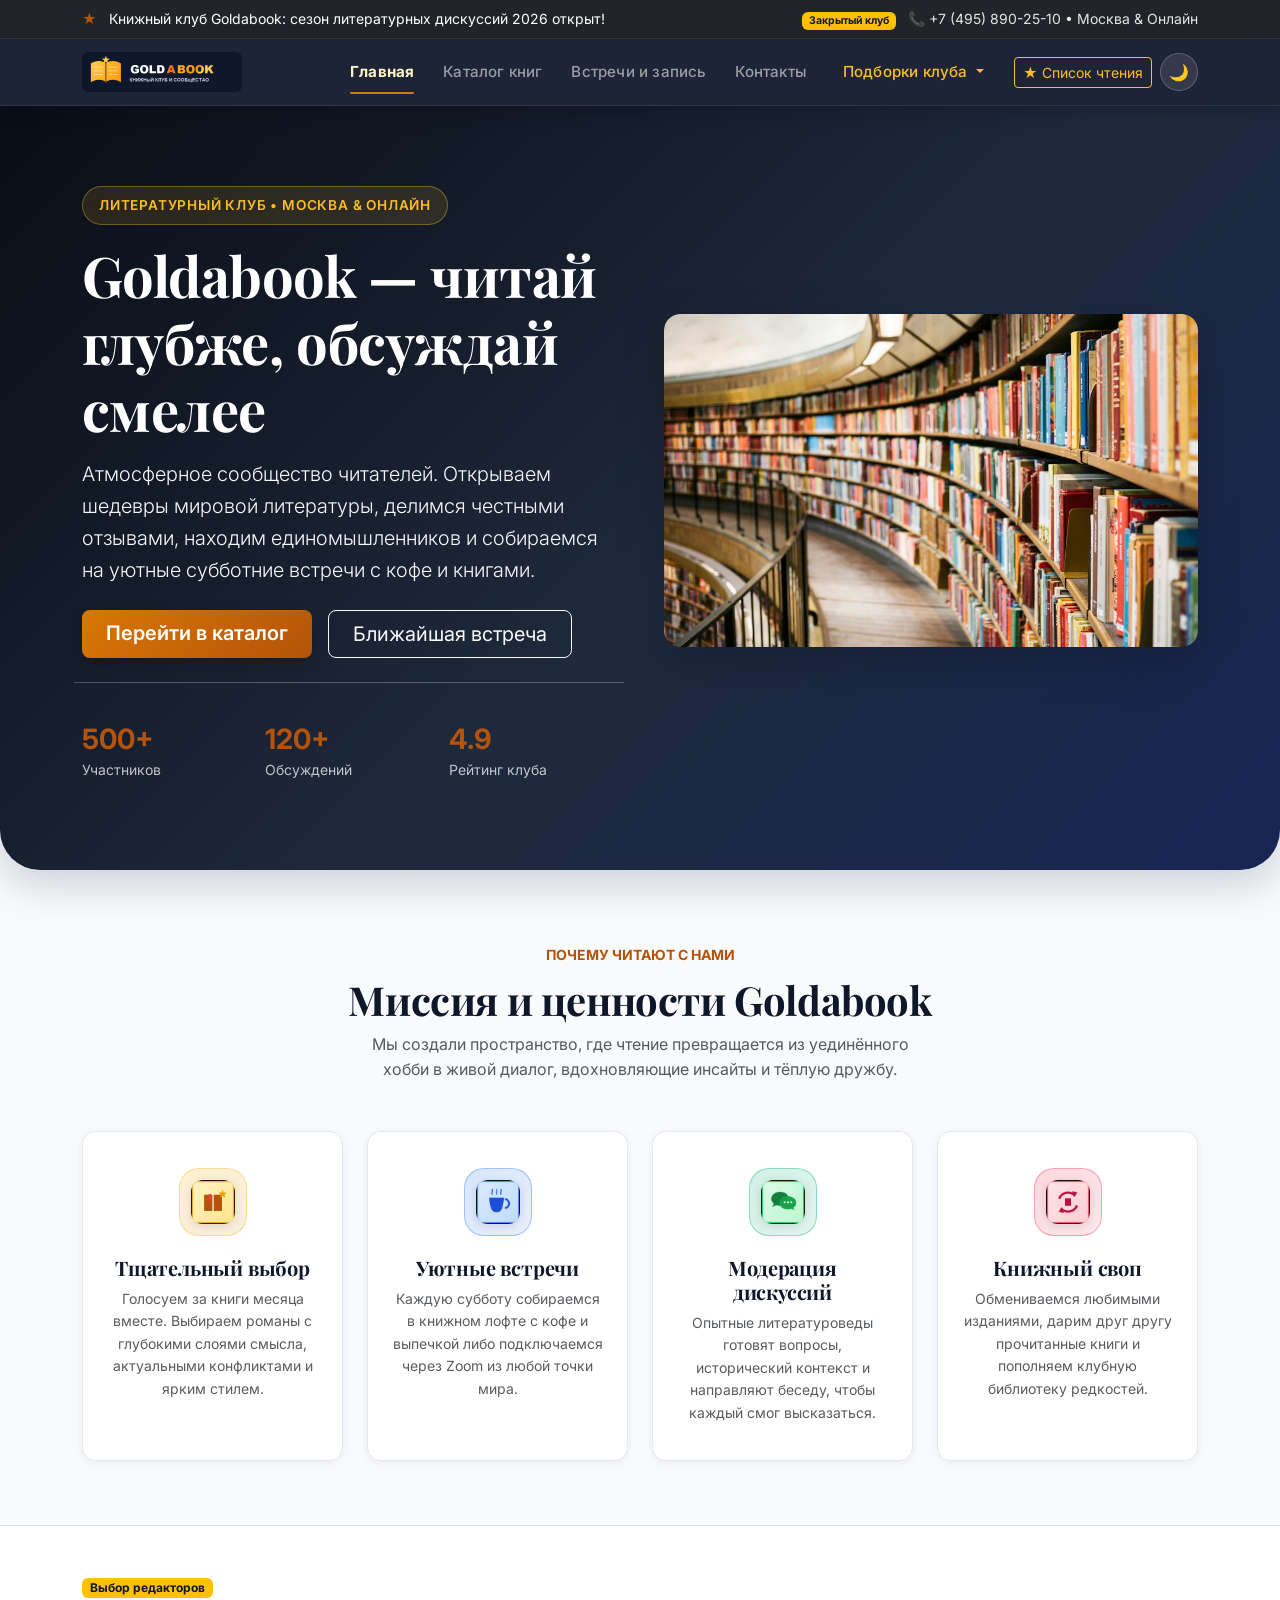
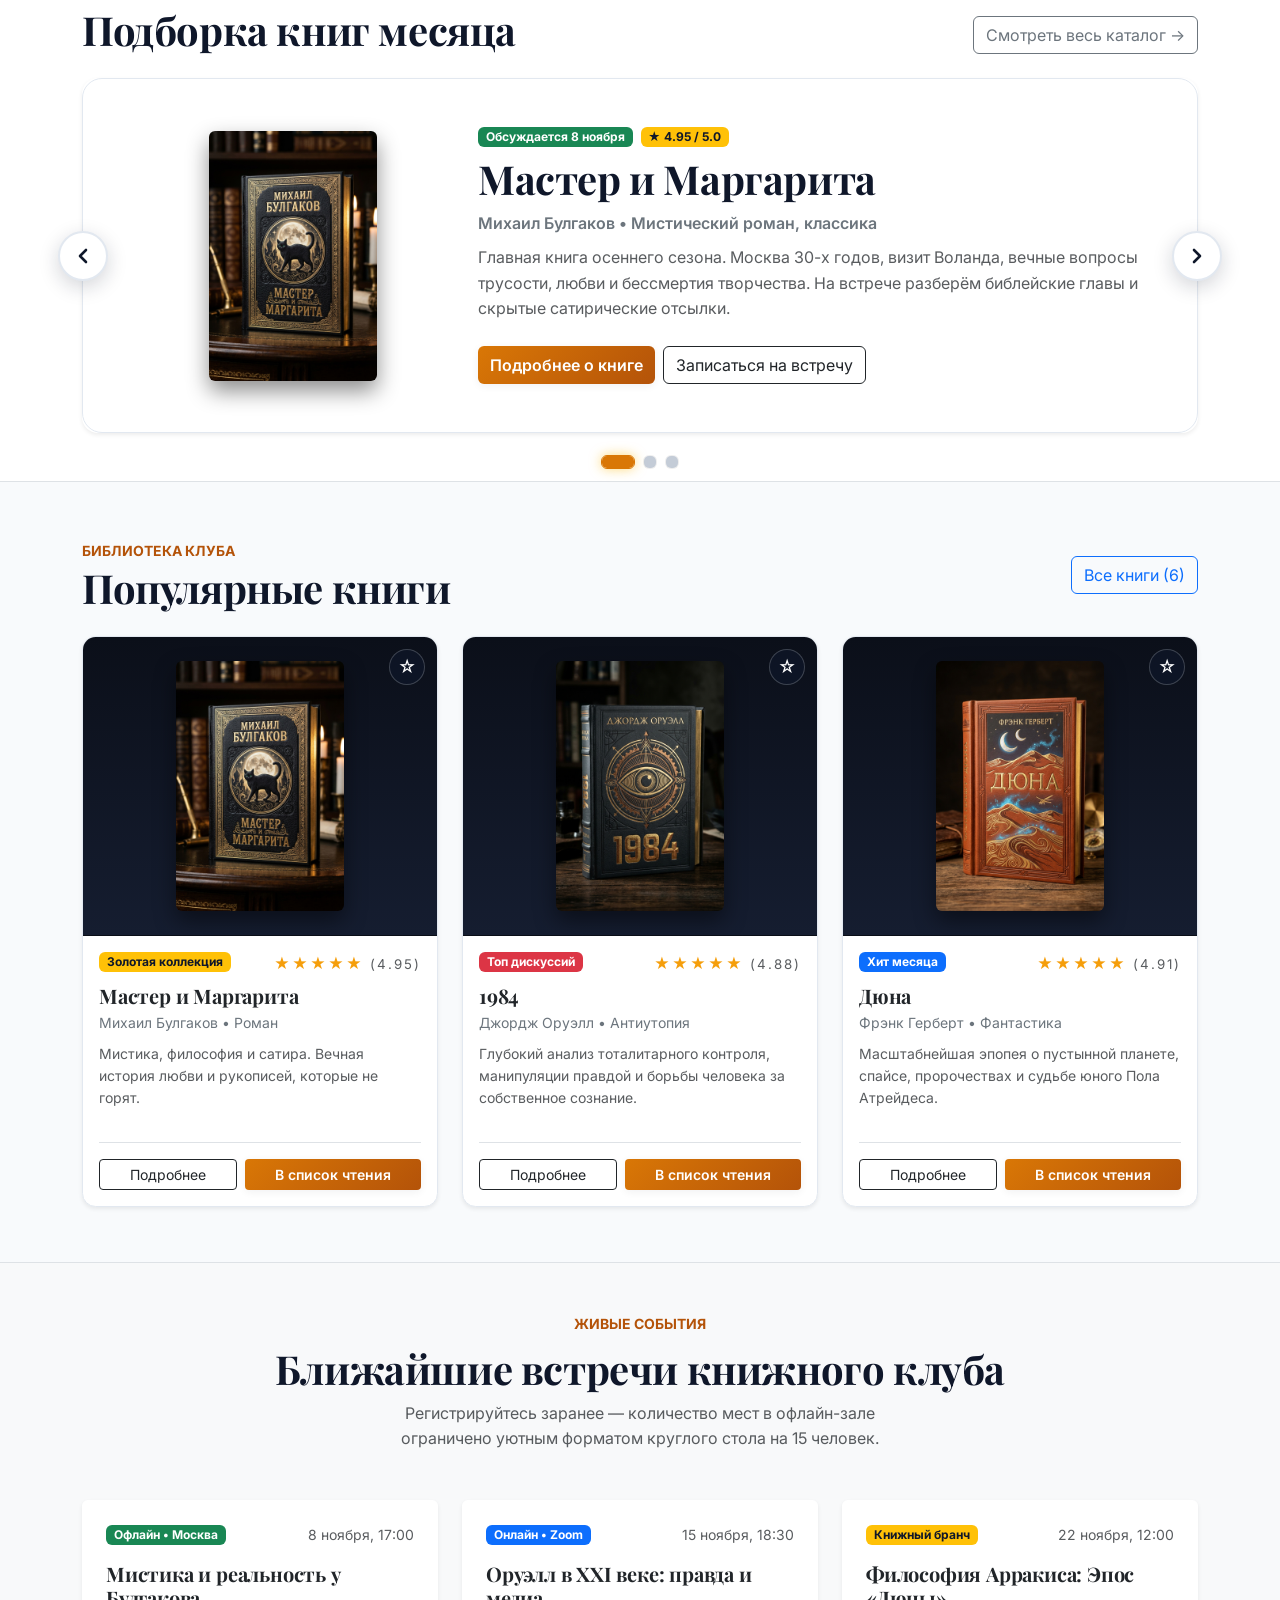
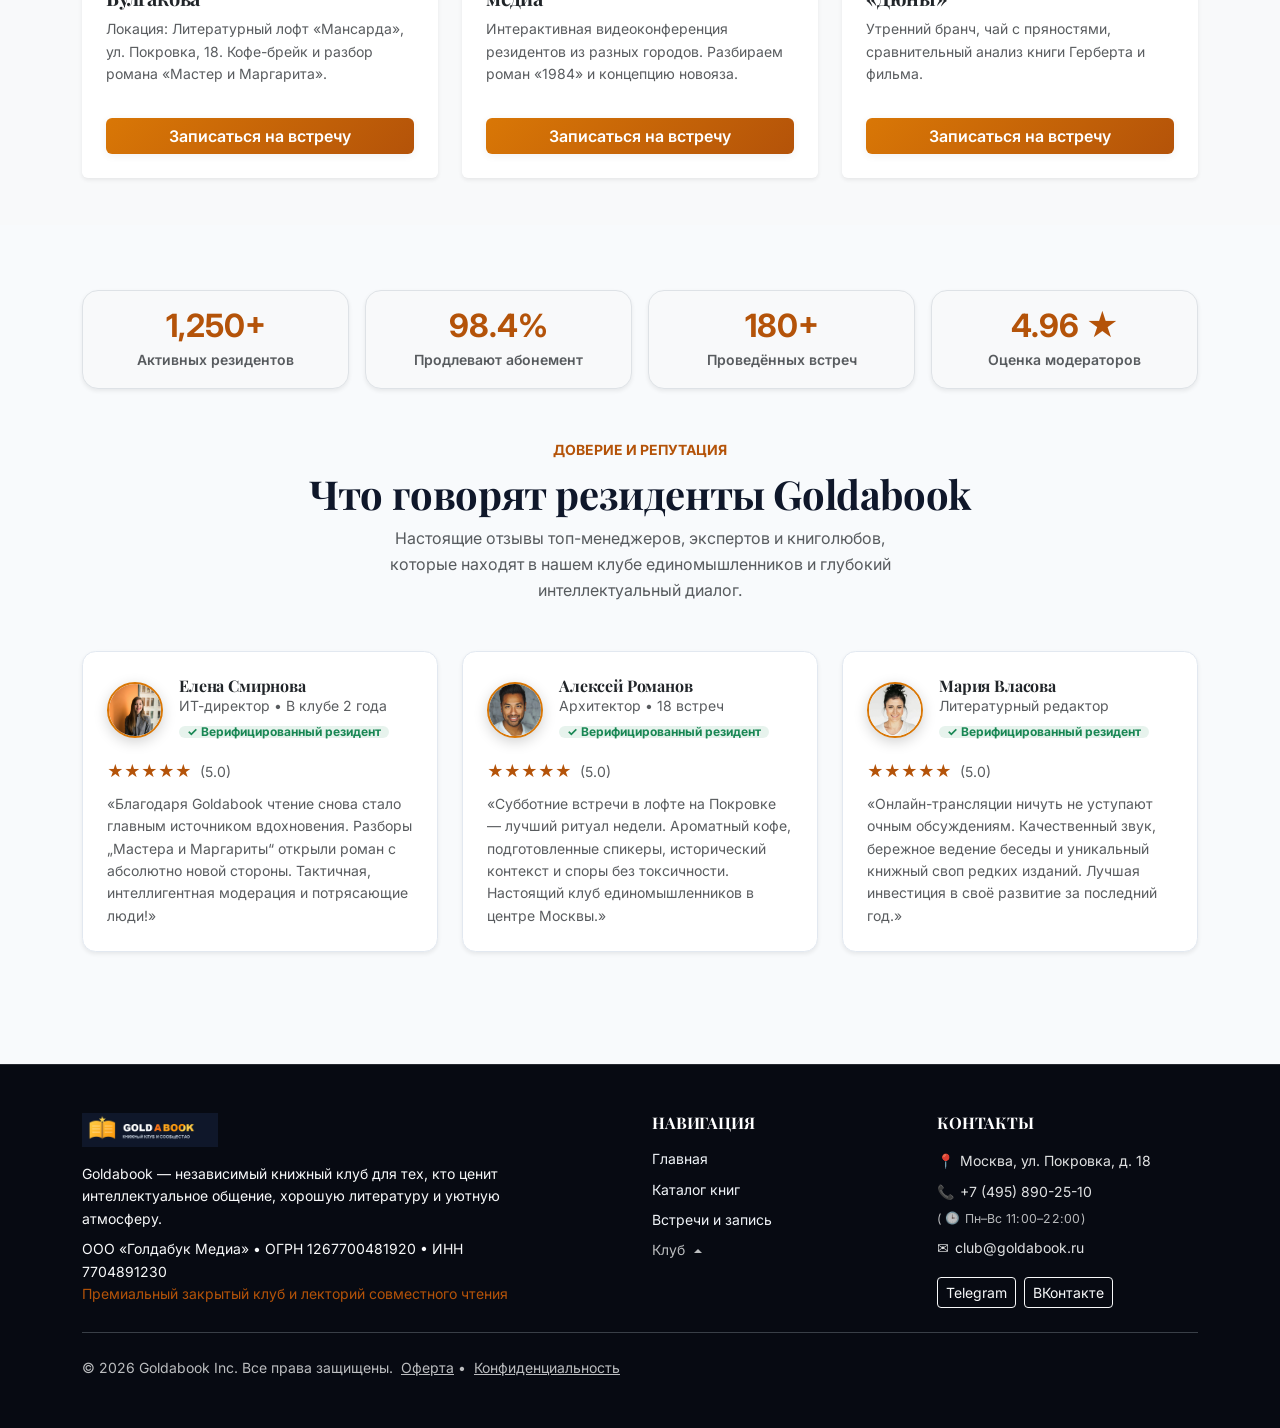
<file: index.html>
﻿<!DOCTYPE html>
<html lang="ru">
<head>
  <meta charset="UTF-8">
  <meta name="viewport" content="width=device-width, initial-scale=1.0">
  <meta name="color-scheme" content="light dark">
  <!-- Предотвращение белой вспышки (Anti-FOUC): мгновенная установка темы ДО рендеринга стилей -->
  <script>
    (function() {
      try {
        var t = localStorage.getItem('goldabook-theme') || 
          (window.matchMedia('(prefers-color-scheme: dark)').matches ? 'dark' : 'light');
        document.documentElement.setAttribute('data-bs-theme', t);
      } catch(e) {}
    })();
  </script>
  <meta name="description" content="Goldabook — адаптивный сайт книжного клуба с подборками, рецензиями читателей и записью на регулярные встречи.">
  <meta name="author" content="Goldabook Inc.">
  <title>Goldabook — Главная | Книжный клуб и читательское сообщество</title>

  <!-- Локальное подключение Bootstrap (выполнение повышенного требования без CDN) -->
  <link rel="stylesheet" href="vendor/bootstrap/css/bootstrap.min.css">
  
  <!-- Собственные стили (подключаются строго после Bootstrap) -->
  <link rel="stylesheet" href="css/custom.css">
</head>
<body>
  <!-- Полоса прогресса прокрутки -->
  <div id="scroll-progress-bar" class="scroll-progress-bar" aria-hidden="true"></div>
  <!-- Доступность: ссылка для быстрого перехода к контенту -->
  <a href="#main-content" class="skip-link">Перейти к основному содержимому</a>

  <!-- Верхняя информационная полоса (Хедер) -->
  <header class="bg-dark text-white py-2 border-bottom border-secondary border-opacity-25 small">
    <div class="container">
      <div class="row align-items-center g-2">
        <div class="col-12 col-md-7 text-center text-md-start">
          <span class="text-warning me-2">★</span>
          <span>Книжный клуб Goldabook: сезон литературных дискуссий 2026 открыт!</span>
        </div>
        <div class="col-12 col-md-5 text-center text-md-end">
          <span class="badge bg-warning text-dark me-2">Закрытый клуб</span>
          <a href="contacts.html" class="topbar-contact-link" title="Перейти на страницу контактов">📞 +7 (495) 890-25-10 • Москва &amp; Онлайн</a>
        </div>
      </div>
    </div>
  </header>

  <!-- Навигационная панель (Navbar) -->
  <nav class="navbar navbar-expand-lg navbar-dark bg-dark sticky-top" aria-label="Основная навигация">
    <div class="container">
      <a class="navbar-brand d-flex align-items-center gap-2" href="index.html">
        <img src="images/logo.jpg" alt="Логотип книжного клуба Goldabook" height="38">
      </a>
      
      <button 
        class="navbar-toggler" 
        type="button" 
        data-bs-toggle="collapse" 
        data-bs-target="#mainNavbar" 
        aria-controls="mainNavbar" 
        aria-expanded="false" 
        aria-label="Переключить навигацию"
      >
        <span class="navbar-toggler-icon"></span>
      </button>

      <div class="collapse navbar-collapse" id="mainNavbar">
        <ul class="navbar-nav ms-auto mb-2 mb-lg-0 align-items-lg-center">
          <li class="nav-item">
            <a class="nav-link active" aria-current="page" href="index.html">Главная</a>
          </li>
          <li class="nav-item">
            <a class="nav-link" href="catalog.html">Каталог книг</a>
          </li>
          
          <li class="nav-item">
            <a class="nav-link" href="order.html">Встречи и запись</a>
          </li>
          <li class="nav-item">
            <a class="nav-link" href="contacts.html">Контакты</a>
          </li>
          <li class="nav-item dropdown ms-lg-2">
            <a 
              class="nav-link dropdown-toggle btn btn-sm btn-outline-warning px-3 py-1 mt-2 mt-lg-0" 
              href="#" 
              id="navbarDropdown" 
              role="button" 
              data-bs-toggle="dropdown" 
              aria-expanded="false"
            >
              Подборки клуба
            </a>
            <ul class="dropdown-menu dropdown-menu-end shadow" aria-labelledby="navbarDropdown">
              <li><a class="dropdown-item" href="catalog.html?genre=classic">Золотая классика</a></li>
              <li><a class="dropdown-item" href="catalog.html?genre=scifi">Научная фантастика</a></li>
              <li><a class="dropdown-item" href="catalog.html?genre=dystopia">Антиутопии</a></li>
              <li><hr class="dropdown-divider"></li>
              <li><a class="dropdown-item" href="order.html">Расписание встреч</a></li>
              <li><a class="dropdown-item" href="#" data-bs-toggle="modal" data-bs-target="#quickOrderModal">Быстрая запись в клуб</a></li>
            </ul>
          </li>
          <li class="nav-item ms-lg-3 mt-2 mt-lg-0 d-flex align-items-center gap-2">
            <button class="btn btn-sm btn-outline-warning bookmarks-btn position-relative px-2 py-1" type="button" aria-label="Список чтения" title="Ваш список чтения">
              ★ <span class="d-none d-xl-inline">Список чтения</span>
              <span class="bookmarks-badge" style="display: none;">0</span>
            </button>
            <button class="theme-toggle-btn" type="button" aria-label="Переключить тему оформления" title="Светлая/Тёмная тема">
              🌙
            </button>
          </li>
        </ul>
      </div>
    </div>
  </nav>

  <!-- Основной контент страницы -->
  <main id="main-content">
    
    <!-- Hero-блок на 12-колоночной Bootstrap-сетке -->
    <section class="hero-section text-white">
      <div class="container">
        <div class="row align-items-center g-5">
          <div class="col-12 col-lg-6 text-center text-lg-start">
            <div class="mb-3">
              <span class="hero-badge">Литературный клуб • Москва &amp; Онлайн</span>
            </div>
            <h1 class="display-4 fw-bold mb-3">
              Goldabook — читай глубже, обсуждай смелее
            </h1>
            <p class="lead text-light opacity-90 mb-4">
              Атмосферное сообщество читателей. Открываем шедевры мировой литературы, 
              делимся честными отзывами, находим единомышленников и собираемся на уютные субботние встречи с кофе и книгами.
            </p>
            <div class="d-flex flex-column flex-sm-row gap-3 justify-content-center justify-content-lg-start hero-buttons">
              <a href="catalog.html" class="btn btn-gold btn-lg px-4 shadow">
                Перейти в каталог
              </a>
              <a href="order.html" class="btn btn-outline-light btn-lg px-4">
                Ближайшая встреча
              </a>
            </div>
            <!-- Быстрые метрики -->
            <div class="row pt-4 mt-4 border-top border-light border-opacity-25 text-center text-sm-start g-3">
              <div class="col-4">
                <div class="h3 fw-bold text-warning mb-0">500+</div>
                <small class="text-light opacity-75">Участников</small>
              </div>
              <div class="col-4">
                <div class="h3 fw-bold text-warning mb-0">120+</div>
                <small class="text-light opacity-75">Обсуждений</small>
              </div>
              <div class="col-4">
                <div class="h3 fw-bold text-warning mb-0">4.9</div>
                <small class="text-light opacity-75">Рейтинг клуба</small>
              </div>
            </div>
          </div>
          <div class="col-12 col-lg-6 text-center">
            <div class="position-relative d-inline-block shadow-lg rounded-4 overflow-hidden">
              <img 
                src="images/club-atmosphere.jpg" style="object-fit: cover; aspect-ratio: 16/10;" 
                alt="Атмосфера встреч книжного клуба Goldabook" 
                class="img-fluid rounded-4"
                width="560" 
                height="390"
              >
            </div>
          </div>
        </div>
      </div>
    </section>

    <!-- Миссия и преимущества клуба (блок колонок) -->
    <section class="container my-5 py-3" aria-labelledby="mission-heading">
      <div class="text-center mb-5">
        <span class="text-uppercase fw-bold text-warning small tracking-wide">Почему читают с нами</span>
        <h2 id="mission-heading" class="h1 fw-bold mt-2">Миссия и ценности Goldabook</h2>
        <p class="text-muted col-lg-6 mx-auto">
          Мы создали пространство, где чтение превращается из уединённого хобби в живой диалог, вдохновляющие инсайты и тёплую дружбу.
        </p>
      </div>

            <div class="row g-4">
        <div class="col-12 col-md-6 col-lg-3">
          <div class="feature-box text-center">
            <div class="feature-icon-circle icon-circle-gold mx-auto">
              <img src="images/icon-selection.jpg" alt="Иконка: Тщательный выбор" width="38" height="38" class="feature-icon-img" loading="lazy">
            </div>
            <h3 class="h5 fw-bold">Тщательный выбор</h3>
            <p class="text-muted small mb-0">
              Голосуем за книги месяца вместе. Выбираем романы с глубокими слоями смысла, актуальными конфликтами и ярким стилем.
            </p>
          </div>
        </div>

        <div class="col-12 col-md-6 col-lg-3">
          <div class="feature-box text-center">
            <div class="feature-icon-circle icon-circle-blue mx-auto">
              <img src="images/icon-coffee.jpg" alt="Иконка: Уютные встречи" width="38" height="38" class="feature-icon-img" loading="lazy">
            </div>
            <h3 class="h5 fw-bold">Уютные встречи</h3>
            <p class="text-muted small mb-0">
              Каждую субботу собираемся в книжном лофте с кофе и выпечкой либо подключаемся через Zoom из любой точки мира.
            </p>
          </div>
        </div>

        <div class="col-12 col-md-6 col-lg-3">
          <div class="feature-box text-center">
            <div class="feature-icon-circle icon-circle-green mx-auto">
              <img src="images/icon-discussion.jpg" alt="Иконка: Модерация дискуссий" width="38" height="38" class="feature-icon-img" loading="lazy">
            </div>
            <h3 class="h5 fw-bold">Модерация дискуссий</h3>
            <p class="text-muted small mb-0">
              Опытные литературоведы готовят вопросы, исторический контекст и направляют беседу, чтобы каждый смог высказаться.
            </p>
          </div>
        </div>

        <div class="col-12 col-md-6 col-lg-3">
          <div class="feature-box text-center">
            <div class="feature-icon-circle icon-circle-rose mx-auto">
              <img src="images/icon-swap.jpg" alt="Иконка: Книжный своп" width="38" height="38" class="feature-icon-img" loading="lazy">
            </div>
            <h3 class="h5 fw-bold">Книжный своп</h3>
            <p class="text-muted small mb-0">
              Обмениваемся любимыми изданиями, дарим друг другу прочитанные книги и пополняем клубную библиотеку редкостей.
            </p>
          </div>
        </div>
      </div>

    </section>

    <!-- Подборка месяца (Интерактивная Bootstrap Карусель) -->
    <section id="monthly-books" class="bg-white py-5 border-top border-bottom" aria-labelledby="carousel-heading">
      <div class="container">
        <div class="d-flex flex-column flex-md-row justify-content-between align-items-md-end mb-4">
          <div>
            <span class="badge bg-warning text-dark mb-2">Выбор редакторов</span>
            <h2 id="carousel-heading" class="h1 fw-bold mb-0">Подборка книг месяца</h2>
          </div>
          <a href="catalog.html" class="btn btn-outline-secondary mt-3 mt-md-0">
            Смотреть весь каталог &rarr;
          </a>
        </div>

        <!-- Bootstrap Carousel -->
        <div id="monthlyBooksCarousel" class="carousel slide" data-bs-ride="carousel">
          <div class="carousel-indicators">
            <button type="button" data-bs-target="#monthlyBooksCarousel" data-bs-slide-to="0" class="active" aria-current="true" aria-label="Слайд 1: Мастер и Маргарита"></button>
            <button type="button" data-bs-target="#monthlyBooksCarousel" data-bs-slide-to="1" aria-label="Слайд 2: 1984"></button>
            <button type="button" data-bs-target="#monthlyBooksCarousel" data-bs-slide-to="2" aria-label="Слайд 3: Дюна"></button>
          </div>

          <div class="carousel-inner shadow-sm rounded-4">
            <!-- Слайд 1 -->
            <div class="carousel-item active carousel-book-item">
              <div class="row align-items-center g-4 p-lg-4">
                <div class="col-12 col-md-4 text-center">
                  <img src="images/book-master.jpg" alt="Обложка книги Мастер и Маргарита" class="book-cover-img img-fluid">
                </div>
                <div class="col-12 col-md-8">
                  <div class="d-flex gap-2 mb-2">
                    <span class="badge bg-success">Обсуждается 8 ноября</span>
                    <span class="badge bg-warning text-dark">★ 4.95 / 5.0</span>
                  </div>
                  <h3 class="display-6 fw-bold">Мастер и Маргарита</h3>
                  <p class="text-secondary fw-semibold mb-2">Михаил Булгаков • Мистический роман, классика</p>
                  <p class="text-muted">
                    Главная книга осеннего сезона. Москва 30-х годов, визит Воланда, вечные вопросы трусости, 
                    любви и бессмертия творчества. На встрече разберём библейские главы и скрытые сатирические отсылки.
                  </p>
                  <div class="d-flex flex-wrap gap-2 mt-4">
                    <button type="button" class="btn btn-gold btn-open-book-modal" data-bs-toggle="modal" data-bs-target="#bookDetailsModal" data-book-id="master">Подробнее о книге</button>
                    <a href="order.html" class="btn btn-outline-dark">Записаться на встречу</a>
                  </div>
                </div>
              </div>
            </div>

            <!-- Слайд 2 -->
            <div class="carousel-item carousel-book-item">
              <div class="row align-items-center g-4 p-lg-4">
                <div class="col-12 col-md-4 text-center">
                  <img src="images/book-1984.jpg" alt="Обложка книги 1984" class="book-cover-img img-fluid">
                </div>
                <div class="col-12 col-md-8">
                  <div class="d-flex gap-2 mb-2">
                    <span class="badge bg-danger">Обсуждается 15 ноября</span>
                    <span class="badge bg-warning text-dark">★ 4.88 / 5.0</span>
                  </div>
                  <h3 class="display-6 fw-bold">1984</h3>
                  <p class="text-secondary fw-semibold mb-2">Джордж Оруэлл • Антиутопия, социально-политический роман</p>
                  <p class="text-muted">
                    Культовое предупреждение человечеству о контроле мыслей, двоемыслии и цензуре. 
                    На встрече обсудим, как оруэлловские метафоры отзываются в цифровую эпоху XXI века.
                  </p>
                  <div class="d-flex flex-wrap gap-2 mt-4">
                    <button type="button" class="btn btn-gold btn-open-book-modal" data-bs-toggle="modal" data-bs-target="#bookDetailsModal" data-book-id="master">Подробнее о книге</button>
                    <a href="order.html" class="btn btn-outline-dark">Записаться на встречу</a>
                  </div>
                </div>
              </div>
            </div>

            <!-- Слайд 3 -->
            <div class="carousel-item carousel-book-item">
              <div class="row align-items-center g-4 p-lg-4">
                <div class="col-12 col-md-4 text-center">
                  <img src="images/book-dune.jpg" alt="Обложка книги Дюна" class="book-cover-img img-fluid">
                </div>
                <div class="col-12 col-md-8">
                  <div class="d-flex gap-2 mb-2">
                    <span class="badge bg-primary">Обсуждается 22 ноября</span>
                    <span class="badge bg-warning text-dark">★ 4.91 / 5.0</span>
                  </div>
                  <h3 class="display-6 fw-bold">Дюна</h3>
                  <p class="text-secondary fw-semibold mb-2">Фрэнк Герберт • Научная фантастика, эпос</p>
                  <p class="text-muted">
                    Великая космоопера об экологии Арракиса, политических интригах Великих Домов и природе лидерства. 
                    Сравним первоисточник с экранизациями Дени Вильнёва.
                  </p>
                  <div class="d-flex flex-wrap gap-2 mt-4">
                    <button type="button" class="btn btn-gold btn-open-book-modal" data-bs-toggle="modal" data-bs-target="#bookDetailsModal" data-book-id="master">Подробнее о книге</button>
                    <a href="order.html" class="btn btn-outline-dark">Записаться на встречу</a>
                  </div>
                </div>
              </div>
            </div>
          </div>

          <!-- Кнопки управления каруселью -->
          <button class="carousel-control-prev" type="button" data-bs-target="#monthlyBooksCarousel" data-bs-slide="prev" aria-label="Предыдущая книга">
            <svg xmlns="http://www.w3.org/2000/svg" width="24" height="24" viewBox="0 0 24 24" fill="none" stroke="currentColor" stroke-width="2.5" stroke-linecap="round" stroke-linejoin="round" aria-hidden="true">
              <polyline points="15 18 9 12 15 6"></polyline>
            </svg>
            <span class="visually-hidden">Предыдущий</span>
          </button>
          <button class="carousel-control-next" type="button" data-bs-target="#monthlyBooksCarousel" data-bs-slide="next" aria-label="Следующая книга">
            <svg xmlns="http://www.w3.org/2000/svg" width="24" height="24" viewBox="0 0 24 24" fill="none" stroke="currentColor" stroke-width="2.5" stroke-linecap="round" stroke-linejoin="round" aria-hidden="true">
              <polyline points="9 18 15 12 9 6"></polyline>
            </svg>
            <span class="visually-hidden">Следующий</span>
          </button>
        </div>
      </div>
    </section>

    <!-- Сетка популярных книг (компоненты Bootstrap Card) -->
    <section class="container my-5 py-2" aria-labelledby="popular-heading">
      <div class="d-flex justify-content-between align-items-center mb-4">
        <div>
          <span class="text-uppercase fw-bold text-warning small tracking-wide">Библиотека клуба</span>
          <h2 id="popular-heading" class="h1 fw-bold mb-0">Популярные книги</h2>
        </div>
        <a href="catalog.html" class="btn btn-outline-primary">
          Все книги (6)
        </a>
      </div>

      <div class="row g-4">
        <!-- Карточка 1 -->
        <div class="col-12 col-md-6 col-lg-4">
          <article class="card h-100 shadow-sm book-card"><div class="book-cover-wrap"><button class="btn-bookmark" data-book-id="master" data-book-title="Мастер и Маргарита" type="button" aria-label="Добавить в список чтения" title="В список чтения">☆</button><img src="images/book-master.jpg" class="book-cover-img" alt="Обложка: Мастер и Маргарита">
            </div>
            <div class="card-body d-flex flex-column">
              <div class="d-flex justify-content-between align-items-start mb-2">
                <span class="badge bg-warning text-dark">Золотая коллекция</span>
                <span class="rating-stars">★★★★★ <small class="text-muted">(4.95)</small></span>
              </div>
              <h3 class="card-title h5 fw-bold mb-1">Мастер и Маргарита</h3>
              <p class="text-secondary small mb-2">Михаил Булгаков • Роман</p>
              <p class="card-text text-muted small flex-grow-1">
                Мистика, философия и сатира. Вечная история любви и рукописей, которые не горят.
              </p>
              <div class="d-flex gap-2 mt-3 pt-3 border-top">
                <button type="button" class="btn btn-outline-dark btn-sm flex-fill btn-open-book-modal" data-bs-toggle="modal" data-bs-target="#bookDetailsModal">Подробнее</button>
                <button 
                  type="button" 
                  class="btn btn-gold btn-sm flex-fill" 
                  data-bs-toggle="modal" 
                  data-bs-target="#quickOrderModal"
                  data-book="Мастер и Маргарита"
                >
                  В список чтения
                </button>
              </div>
            </div>
          </article>
        </div>

        <!-- Карточка 2 -->
        <div class="col-12 col-md-6 col-lg-4">
          <article class="card h-100 shadow-sm book-card"><div class="book-cover-wrap"><button class="btn-bookmark" data-book-id="1984" data-book-title="1984" type="button" aria-label="Добавить в список чтения" title="В список чтения">☆</button><img src="images/book-1984.jpg" class="book-cover-img" alt="Обложка: 1984">
            </div>
            <div class="card-body d-flex flex-column">
              <div class="d-flex justify-content-between align-items-start mb-2">
                <span class="badge bg-danger">Топ дискуссий</span>
                <span class="rating-stars">★★★★★ <small class="text-muted">(4.88)</small></span>
              </div>
              <h3 class="card-title h5 fw-bold mb-1">1984</h3>
              <p class="text-secondary small mb-2">Джордж Оруэлл • Антиутопия</p>
              <p class="card-text text-muted small flex-grow-1">
                Глубокий анализ тоталитарного контроля, манипуляции правдой и борьбы человека за собственное сознание.
              </p>
              <div class="d-flex gap-2 mt-3 pt-3 border-top">
                <button type="button" class="btn btn-outline-dark btn-sm flex-fill btn-open-book-modal" data-bs-toggle="modal" data-bs-target="#bookDetailsModal">Подробнее</button>
                <button 
                  type="button" 
                  class="btn btn-gold btn-sm flex-fill" 
                  data-bs-toggle="modal" 
                  data-bs-target="#quickOrderModal"
                  data-book="1984"
                >
                  В список чтения
                </button>
              </div>
            </div>
          </article>
        </div>

        <!-- Карточка 3 -->
        <div class="col-12 col-md-6 col-lg-4">
          <article class="card h-100 shadow-sm book-card"><div class="book-cover-wrap"><button class="btn-bookmark" data-book-id="dune" data-book-title="Дюна" type="button" aria-label="Добавить в список чтения" title="В список чтения">☆</button><img src="images/book-dune.jpg" class="book-cover-img" alt="Обложка: Дюна">
            </div>
            <div class="card-body d-flex flex-column">
              <div class="d-flex justify-content-between align-items-start mb-2">
                <span class="badge bg-primary">Хит месяца</span>
                <span class="rating-stars">★★★★★ <small class="text-muted">(4.91)</small></span>
              </div>
              <h3 class="card-title h5 fw-bold mb-1">Дюна</h3>
              <p class="text-secondary small mb-2">Фрэнк Герберт • Фантастика</p>
              <p class="card-text text-muted small flex-grow-1">
                Масштабнейшая эпопея о пустынной планете, спайсе, пророчествах и судьбе юного Пола Атрейдеса.
              </p>
              <div class="d-flex gap-2 mt-3 pt-3 border-top">
                <button type="button" class="btn btn-outline-dark btn-sm flex-fill btn-open-book-modal" data-bs-toggle="modal" data-bs-target="#bookDetailsModal">Подробнее</button>
                <button 
                  type="button" 
                  class="btn btn-gold btn-sm flex-fill" 
                  data-bs-toggle="modal" 
                  data-bs-target="#quickOrderModal"
                  data-book="Дюна"
                >
                  В список чтения
                </button>
              </div>
            </div>
          </article>
        </div>
      </div>
    </section>

    <!-- Ближайшие встречи клуба -->
    <section class="bg-light py-5 border-top" aria-labelledby="meetings-heading">
      <div class="container">
        <div class="text-center mb-5">
          <span class="text-uppercase fw-bold text-warning small tracking-wide">Живые события</span>
          <h2 id="meetings-heading" class="h1 fw-bold mt-2">Ближайшие встречи книжного клуба</h2>
          <p class="text-muted col-lg-6 mx-auto">
            Регистрируйтесь заранее — количество мест в офлайн-зале ограничено уютным форматом круглого стола на 15 человек.
          </p>
        </div>

        <div class="row g-4">
          <div class="col-12 col-lg-4">
            <div class="card h-100 border-0 shadow-sm p-4">
              <div class="d-flex justify-content-between align-items-center mb-3">
                <span class="badge bg-success">Офлайн • Москва</span>
                <span class="text-muted small">8 ноября, 17:00</span>
              </div>
              <h3 class="h5 fw-bold">Мистика и реальность у Булгакова</h3>
              <p class="text-muted small">
                Локация: Литературный лофт «Мансарда», ул. Покровка, 18. Кофе-брейк и разбор романа «Мастер и Маргарита».
              </p>
              <div class="mt-auto pt-3">
                <a href="order.html" class="btn btn-gold w-100">Записаться на встречу</a>
              </div>
            </div>
          </div>

          <div class="col-12 col-lg-4">
            <div class="card h-100 border-0 shadow-sm p-4">
              <div class="d-flex justify-content-between align-items-center mb-3">
                <span class="badge bg-primary">Онлайн • Zoom</span>
                <span class="text-muted small">15 ноября, 18:30</span>
              </div>
              <h3 class="h5 fw-bold">Оруэлл в XXI веке: правда и медиа</h3>
              <p class="text-muted small">
                Интерактивная видеоконференция резидентов из разных городов. Разбираем роман «1984» и концепцию новояза.
              </p>
              <div class="mt-auto pt-3">
                <a href="order.html" class="btn btn-gold w-100">Записаться на встречу</a>
              </div>
            </div>
          </div>

          <div class="col-12 col-lg-4">
            <div class="card h-100 border-0 shadow-sm p-4">
              <div class="d-flex justify-content-between align-items-center mb-3">
                <span class="badge bg-warning text-dark">Книжный бранч</span>
                <span class="text-muted small">22 ноября, 12:00</span>
              </div>
              <h3 class="h5 fw-bold">Философия Арракиса: Эпос «Дюны»</h3>
              <p class="text-muted small">
                Утренний бранч, чай с пряностями, сравнительный анализ книги Герберта и фильма.
              </p>
              <div class="mt-auto pt-3">
                <a href="order.html" class="btn btn-gold w-100">Записаться на встречу</a>
              </div>
            </div>
          </div>
        </div>
      </div>
    </section>

    <!-- Блок доверия и отзывы резидентов клуба (Trust & Social Proof) -->
    <section class="container my-5 py-3" aria-labelledby="reviews-heading">
      
      <!-- Метрики доверия клуба -->
      <div class="row g-3 mb-5 text-center">
        <div class="col-6 col-md-3">
          <div class="p-3 rounded-4 bg-light h-100 border shadow-sm">
            <div class="h2 fw-bold text-warning mb-1">1,250+</div>
            <div class="small fw-semibold text-muted">Активных резидентов</div>
          </div>
        </div>
        <div class="col-6 col-md-3">
          <div class="p-3 rounded-4 bg-light h-100 border shadow-sm">
            <div class="h2 fw-bold text-warning mb-1">98.4%</div>
            <div class="small fw-semibold text-muted">Продлевают абонемент</div>
          </div>
        </div>
        <div class="col-6 col-md-3">
          <div class="p-3 rounded-4 bg-light h-100 border shadow-sm">
            <div class="h2 fw-bold text-warning mb-1">180+</div>
            <div class="small fw-semibold text-muted">Проведённых встреч</div>
          </div>
        </div>
        <div class="col-6 col-md-3">
          <div class="p-3 rounded-4 bg-light h-100 border shadow-sm">
            <div class="h2 fw-bold text-warning mb-1">4.96 ★</div>
            <div class="small fw-semibold text-muted">Оценка модераторов</div>
          </div>
        </div>
      </div>

      <div class="text-center mb-5">
        <span class="text-uppercase fw-bold text-warning small tracking-wide">Доверие и репутация</span>
        <h2 id="reviews-heading" class="h1 fw-bold mt-2">Что говорят резиденты Goldabook</h2>
        <p class="text-muted col-lg-6 mx-auto">
          Настоящие отзывы топ-менеджеров, экспертов и книголюбов, которые находят в нашем клубе единомышленников и глубокий интеллектуальный диалог.
        </p>
      </div>

      <!-- Карточки отзывов с реальными фотографиями -->
      <div class="row g-4">
        <!-- Отзыв 1 -->
        <div class="col-12 col-md-4">
          <div class="card h-100 shadow-sm p-4 review-card">
            <div class="d-flex align-items-center gap-3 mb-3">
              <img src="images/avatar-1.jpg" alt="Фото: Елена Смирнова" class="avatar-img" width="56" height="56">
              <div>
                <h3 class="h6 fw-bold mb-0">Елена Смирнова</h3>
                <small class="text-muted d-block">ИТ-директор • В клубе 2 года</small>
                <span class="badge bg-success bg-opacity-10 text-success small px-2 py-0">✓ Верифицированный резидент</span>
              </div>
            </div>
            <div class="text-warning mb-2 fs-6">★★★★★ <small class="text-muted ms-1">(5.0)</small></div>
            <p class="text-muted small mb-0">
              «Благодаря Goldabook чтение снова стало главным источником вдохновения. Разборы „Мастера и Маргариты“ открыли роман с абсолютно новой стороны. Тактичная, интеллигентная модерация и потрясающие люди!»
            </p>
          </div>
        </div>

        <!-- Отзыв 2 -->
        <div class="col-12 col-md-4">
          <div class="card h-100 shadow-sm p-4 review-card">
            <div class="d-flex align-items-center gap-3 mb-3">
              <img src="images/avatar-2.jpg" alt="Фото: Алексей Романов" class="avatar-img" width="56" height="56">
              <div>
                <h3 class="h6 fw-bold mb-0">Алексей Романов</h3>
                <small class="text-muted d-block">Архитектор • 18 встреч</small>
                <span class="badge bg-success bg-opacity-10 text-success small px-2 py-0">✓ Верифицированный резидент</span>
              </div>
            </div>
            <div class="text-warning mb-2 fs-6">★★★★★ <small class="text-muted ms-1">(5.0)</small></div>
            <p class="text-muted small mb-0">
              «Субботние встречи в лофте на Покровке — лучший ритуал недели. Ароматный кофе, подготовленные спикеры, исторический контекст и споры без токсичности. Настоящий клуб единомышленников в центре Москвы.»
            </p>
          </div>
        </div>

        <!-- Отзыв 3 -->
        <div class="col-12 col-md-4">
          <div class="card h-100 shadow-sm p-4 review-card">
            <div class="d-flex align-items-center gap-3 mb-3">
              <img src="images/avatar-3.jpg" alt="Фото: Мария Власова" class="avatar-img" width="56" height="56">
              <div>
                <h3 class="h6 fw-bold mb-0">Мария Власова</h3>
                <small class="text-muted d-block">Литературный редактор</small>
                <span class="badge bg-success bg-opacity-10 text-success small px-2 py-0">✓ Верифицированный резидент</span>
              </div>
            </div>
            <div class="text-warning mb-2 fs-6">★★★★★ <small class="text-muted ms-1">(5.0)</small></div>
            <p class="text-muted small mb-0">
              «Онлайн-трансляции ничуть не уступают очным обсуждениям. Качественный звук, бережное ведение беседы и уникальный книжный своп редких изданий. Лучшая инвестиция в своё развитие за последний год.»
            </p>
          </div>
        </div>
      </div>
    </section>

  </main>

  <!-- Модальное окно быстрой заявки (Bootstrap Modal) -->
  <div 
    class="modal fade" 
    id="quickOrderModal" 
    tabindex="-1" 
    aria-labelledby="quickOrderModalLabel" 
    aria-hidden="true"
  >
    <div class="modal-dialog modal-dialog-centered">
      <div class="modal-content shadow">
        <div class="modal-header bg-dark text-white">
          <h2 class="modal-title h5" id="quickOrderModalLabel">Быстрая запись в клуб Goldabook</h2>
          <button type="button" class="btn-close btn-close-white" data-bs-dismiss="modal" aria-label="Закрыть"></button>
        </div>
        <div class="modal-body p-4">
          <div class="alert alert-info py-2 small" role="alert">
            Оставьте контакты, и куратор клуба свяжется с вами в течение часа для подтверждения записи.
          </div>
          <form action="order.html" method="get">
            <div class="mb-3">
              <label for="quick-name" class="form-label">Ваше имя *</label>
              <input type="text" class="form-control" id="quick-name" name="name" placeholder="Например, Михаил" required>
            </div>
            <div class="mb-3">
              <label for="quick-phone" class="form-label">Телефон *</label>
              <div class="input-group">
                <span class="input-group-text">+7</span>
                <input type="tel" class="form-control" id="quick-phone" name="phone" placeholder="999 123-45-67" required>
              </div>
            </div>
            <div class="mb-3">
              <label for="quick-format" class="form-label">Формат участия</label>
              <select class="form-select" id="quick-format" name="format">
                <option value="offline" selected>Офлайн в Москве (Покровка, 18)</option>
                <option value="online">Онлайн-дискуссия в Zoom</option>
                <option value="reading-list">Только добавление в список чтения</option>
              </select>
            </div>
            <div class="form-check mb-3">
              <input class="form-check-input" type="checkbox" id="quick-agree" required checked>
              <label class="form-check-label small" for="quick-agree">
                Согласен(на) на обработку персональных данных
              </label>
            </div>
            <div class="d-flex justify-content-end gap-2">
              <button type="button" class="btn btn-secondary" data-bs-dismiss="modal">Отмена</button>
              <button type="submit" class="btn btn-gold">Подтвердить заявку</button>
            </div>
          </form>
        </div>
      </div>
    </div>
  </div>

  <!-- Подвал сайта (Footer на Bootstrap-сетке) -->
  <footer class="py-5 mt-5">
    <div class="container">
            <div class="row g-4 justify-content-between align-items-start">
        <div class="col-12 col-md-5">
          <img src="images/logo.jpg" alt="Goldabook" height="34" class="mb-3">
          <p class="small text-light text-opacity-90 mb-2">
            Goldabook — независимый книжный клуб для тех, кто ценит интеллектуальное общение, хорошую литературу и уютную атмосферу.
          </p>
          <p class="small text-light text-opacity-90 mb-0">
            ООО «Голдабук Медиа» • ОГРН 1267700481920 • ИНН 7704891230<br>
            <span class="text-warning">Премиальный закрытый клуб и лекторий совместного чтения</span>
          </p>
        </div>
        <div class="col-6 col-md-3 offset-lg-1">
          <h3 class="h6 text-white text-uppercase fw-bold mb-3">Навигация</h3>
          <ul class="list-unstyled small mb-0">
            <li class="mb-2"><a href="index.html">Главная</a></li>
            <li class="mb-2"><a href="catalog.html">Каталог книг</a></li>
            <li class="mb-2"><a href="order.html">Встречи и запись</a></li>
            <li class="mb-2 dropup">
              <a class="dropdown-toggle text-decoration-none footer-club-toggle" href="#" role="button" id="footerClubDropdown" data-bs-toggle="dropdown" aria-expanded="false" title="Подборки клуба">
                Клуб
              </a>
              <ul class="dropdown-menu dropdown-menu-dark footer-club-menu shadow" aria-labelledby="footerClubDropdown">
                <li><h6 class="dropdown-header text-warning fw-bold">Подборки клуба</h6></li>
                <li><a class="dropdown-item" href="catalog.html?genre=classic">Золотая классика</a></li>
                <li><a class="dropdown-item" href="catalog.html?genre=scifi">Научная фантастика</a></li>
                <li><a class="dropdown-item" href="catalog.html?genre=dystopia">Антиутопии</a></li>
                <li><hr class="dropdown-divider"></li>
                <li><a class="dropdown-item" href="order.html">Расписание встреч</a></li>
                <li><a class="dropdown-item" href="#" data-bs-toggle="modal" data-bs-target="#quickOrderModal">Быстрая запись в клуб</a></li>
              </ul>
            </li>
          </ul>
        </div>
        <div class="col-12 col-md-3">
          <h3 class="h6 text-uppercase fw-bold mb-3">
            <a href="contacts.html" class="footer-contact-title" title="Перейти на страницу контактов">Контакты</a>
          </h3>
          <ul class="list-unstyled small mb-3">
            <li class="mb-1">
              <a href="contacts.html" class="footer-contact-link" title="Перейти на страницу контактов (адрес лофта)">
                <span>📍</span>
                <span>Москва, ул. Покровка, д. 18</span>
              </a>
            </li>
            <li class="mb-1">
              <a href="contacts.html" class="footer-contact-link" title="Перейти на страницу контактов (телефон и часы работы)">
                <span>📞</span>
                <span>+7 (495) 890-25-10</span>
                <span class="footer-work-hours">(<span class="footer-time-icon" aria-hidden="true">🕒</span> Пн–Вс 11:00–22:00)</span>
              </a>
            </li>
            <li class="mb-1">
              <a href="contacts.html" class="footer-contact-link" title="Перейти на страницу контактов (электронная почта)">
                <span>✉️</span>
                <span>club@goldabook.ru</span>
              </a>
            </li>
          </ul>
          <div class="d-flex gap-2">
            <a href="https://telegram.org" class="btn btn-outline-light btn-sm" target="_blank" rel="noopener">Telegram</a>
            <a href="https://vk.com" class="btn btn-outline-light btn-sm" target="_blank" rel="noopener">ВКонтакте</a>
          </div>
        </div>
      </div>
      <div class="pt-4 mt-4 border-top border-secondary border-opacity-50 d-flex flex-column flex-sm-row justify-content-between align-items-center small text-light text-opacity-75">
        <p class="mb-0">&copy; 2026 Goldabook Inc. Все права защищены. <a href="order.html" class="text-light text-opacity-75 text-decoration-underline ms-1">Оферта</a> • <a href="contacts.html" class="text-light text-opacity-75 text-decoration-underline ms-1">Конфиденциальность</a></p>
        
      </div>
    </div>
  </footer>

  <!-- Локальное подключение скрипта Bootstrap Bundle (включает Popper) -->
  <script src="vendor/bootstrap/js/bootstrap.bundle.min.js"></script>
  <script src="js/app.js"></script>
  <!-- ==============================================================================
       Модальное окно: Детальная карточка книги (Bootstrap Modal XL)
       Включает: Nav-Tabs (темы, отзывы, цитаты), Table-Responsive, Accordion (FAQ)
       ============================================================================== -->
  <div class="modal fade" id="bookDetailsModal" tabindex="-1" aria-labelledby="bookDetailsModalLabel" aria-hidden="true">
    <div class="modal-dialog modal-xl modal-dialog-centered modal-dialog-scrollable">
      <div class="modal-content shadow-lg border-0">
        <div class="modal-header bg-dark text-white border-bottom border-warning border-2">
          <div class="d-flex align-items-center gap-2">
            <span class="badge bg-warning text-dark text-uppercase">Клубное издание</span>
            <h2 class="modal-title h5 mb-0" id="bookDetailsModalLabel">Мастер и Маргарита — М. А. Булгаков</h2>
          </div>
          <button type="button" class="btn-close btn-close-white" data-bs-dismiss="modal" aria-label="Закрыть"></button>
        </div>

        <div class="modal-body p-4 bg-light">
          <!-- Верхний блок книги: Обложка и аннотация -->
          <div class="row g-4 align-items-center mb-4 bg-white p-3 p-md-4 rounded-3 shadow-sm border">
            <div class="col-12 col-md-4 text-center">
              <div class="book-cover-wrap rounded-3 position-relative d-inline-block shadow">
                <img 
                  id="modal-book-img"
                  src="images/book-master.jpg" 
                  alt="Обложка книги" 
                  class="img-fluid rounded" 
                  style="max-height: 380px; width: auto; object-fit: cover;"
                >
              </div>
              <div class="d-flex justify-content-between align-items-center mt-3 px-2">
                <span class="badge bg-success" id="modal-book-status">В библиотеке клуба (8 экз.)</span>
                <span class="rating-stars text-warning fw-bold" id="modal-book-rating">★★★★★ 4.95</span>
              </div>
            </div>

            <div class="col-12 col-md-8">
              <div class="d-flex flex-wrap gap-2 mb-2">
                <span class="badge bg-warning text-dark" id="modal-book-badge1">Книга месяца (Ноябрь 2026)</span>
                <span class="badge bg-dark" id="modal-book-badge2">Золотая коллекция</span>
                <span class="badge bg-secondary" id="modal-book-genre">Классика XX века</span>
              </div>

              <h3 class="display-6 fw-bold mb-1" id="modal-book-title">Мастер и Маргарита</h3>
              <p class="h5 text-muted fw-normal mb-3" id="modal-book-author">Михаил Афанасьевич Булгаков</p>

              <!-- Alert о встрече -->
              <div class="alert alert-warning border-warning border-opacity-50 d-flex align-items-center gap-2 mb-3 py-2" role="alert">
                <span class="fs-4">☕</span>
                <div class="small">
                  <strong>Ближайшая встреча клуба:</strong> Суббота в 17:00 (Москва, ул. Покровка, 18).
                  Осталось <strong id="modal-book-seats">4 свободных места</strong> за круглым столом.
                </div>
              </div>

              <p class="text-secondary mb-4" id="modal-book-desc">
                Вершина отечественной прозы XX столетия. Загадочный роман, сочетающий в себе евангельскую историю Понтия Пилата, 
                колкую сатиру на советскую Москву 1930-х годов, трагическую любовь Мастера и пронзительную верность Маргариты.
              </p>

              <!-- Кнопки действий -->
              <div class="d-flex flex-wrap gap-2 pt-2 border-top">
                <a href="order.html" class="btn btn-gold px-4 shadow-sm">
                  Записаться на обсуждение
                </a>
                <button type="button" class="btn btn-outline-dark px-3 modal-bookmark-toggle">
                  ★ В список чтения
                </button>
                <button type="button" class="btn btn-outline-secondary px-3" data-bs-dismiss="modal">
                  Закрыть
                </button>
              </div>
            </div>
          </div>

          <!-- Интерактивные вкладки (Bootstrap Nav-Tabs) -->
          <div class="card shadow-sm border-0 mb-4 bg-white">
            <div class="card-header bg-white pt-3 border-bottom-0">
              <ul class="nav nav-tabs card-header-tabs" id="modalDetailTabs" role="tablist">
                <li class="nav-item" role="presentation">
                  <button class="nav-link active" id="modal-desc-tab" data-bs-toggle="tab" data-bs-target="#modal-desc-pane" type="button" role="tab" aria-controls="modal-desc-pane" aria-selected="true">
                    Темы для обсуждения
                  </button>
                </li>
                <li class="nav-item" role="presentation">
                  <button class="nav-link" id="modal-reviews-tab" data-bs-toggle="tab" data-bs-target="#modal-reviews-pane" type="button" role="tab" aria-controls="modal-reviews-pane" aria-selected="false">
                    Отзывы читателей (3)
                  </button>
                </li>
                <li class="nav-item" role="presentation">
                  <button class="nav-link" id="modal-quotes-tab" data-bs-toggle="tab" data-bs-target="#modal-quotes-pane" type="button" role="tab" aria-controls="modal-quotes-pane" aria-selected="false">
                    Цитаты и тезисы
                  </button>
                </li>
              </ul>
            </div>

            <div class="card-body p-4">
              <div class="tab-content" id="modalDetailTabsContent">
                <!-- Вкладка 1: Темы для обсуждения -->
                <div class="tab-pane fade show active" id="modal-desc-pane" role="tabpanel" aria-labelledby="modal-desc-tab">
                  <h4 class="h6 fw-bold mb-3">Вопросы, подготовленные модератором к субботней встрече:</h4>
                  <ol class="text-secondary small lh-lg mb-3">
                    <li><strong>Природа зла у Воланда:</strong> Почему сатана в трактовке Булгакова выступает скорее блюстителем космической справедливости, чем источником хаоса?</li>
                    <li><strong>Трусость как главный порок:</strong> Почему в романе именно трусость Понтия Пилата названа самым тяжким грехом?</li>
                    <li><strong>Судьба Мастера:</strong> Заслужил ли Мастер свет или покой? В чём глубинная разница между этими состояниями?</li>
                    <li><strong>Москва 30-х годов:</strong> Сеанс в Варьете как проверка человеческой природы — что изменилось сегодня?</li>
                    <li><strong>Сила Маргариты:</strong> Жертвенность, ведьминский полёт или отчаянная попытка спасти творца?</li>
                  </ol>
                  <div class="alert alert-light border small text-muted mb-0">
                    💡 Совет куратора: обратите особое внимание на 2-ю и 16-ю главы (Суд Пилата и Казнь).
                  </div>
                </div>

                <!-- Вкладка 2: Отзывы читателей -->
                <div class="tab-pane fade" id="modal-reviews-pane" role="tabpanel" aria-labelledby="modal-reviews-tab">
                  <div class="d-flex flex-column gap-3">
                    <div class="p-3 rounded bg-light border-start border-warning border-4">
                      <div class="d-flex align-items-center gap-3 mb-2">
                        <img src="images/avatar-4.jpg" alt="Фото: Константин Лазарев" class="avatar-img" width="42" height="42" style="width: 42px; height: 42px;">
                        <div>
                          <strong class="d-block small">Константин Лазарев</strong>
                          <small class="text-muted">Обсуждали в октябре • Член клуба 2 года</small>
                        </div>
                        <span class="rating-stars small ms-auto text-warning">★★★★★ 5.0</span>
                      </div>
                      <p class="mb-0 small text-secondary">
                        «Перечитывал роман в четвёртый раз специально к встрече. Разбор Пилатовых глав был просто потрясающим!»
                      </p>
                    </div>

                    <div class="p-3 rounded bg-light border-start border-warning border-4">
                      <div class="d-flex align-items-center gap-3 mb-2">
                        <img src="images/avatar-1.jpg" alt="Фото: Анна Васильева" class="avatar-img" width="42" height="42" style="width: 42px; height: 42px;">
                        <div>
                          <strong class="d-block small">Анна Васильева</strong>
                          <small class="text-muted">Резидент • 12 встреч</small>
                        </div>
                        <span class="rating-stars small ms-auto text-warning">★★★★★ 5.0</span>
                      </div>
                      <p class="mb-0 small text-secondary">
                        «Очень боялась, что не смогу сформулировать мысли, но беседа выстроена так бережно, что чувствуешь уверенность.»
                      </p>
                    </div>

                    <div class="p-3 rounded bg-light border-start border-warning border-4">
                      <div class="d-flex align-items-center gap-3 mb-2">
                        <img src="images/avatar-2.jpg" alt="Фото: Дмитрий Серов" class="avatar-img" width="42" height="42" style="width: 42px; height: 42px;">
                        <div>
                          <strong class="d-block small">Дмитрий Серов</strong>
                          <small class="text-muted">Архитектор • Резидент</small>
                        </div>
                        <span class="rating-stars small ms-auto text-warning">★★★★☆ 4.8</span>
                      </div>
                      <p class="mb-0 small text-secondary">
                        «Великолепный литературный вечер! Отдельное спасибо за чай с пряниками и проекцию архивных фото Москвы.»
                      </p>
                    </div>
                  </div>
                </div>

                <!-- Вкладка 3: Цитаты и тезисы -->
                <div class="tab-pane fade" id="modal-quotes-pane" role="tabpanel" aria-labelledby="modal-quotes-tab">
                  <div class="d-flex flex-column gap-2">
                    <blockquote class="blockquote p-3 bg-light rounded border-start border-warning border-4 mb-2">
                      <p class="mb-1 fst-italic small">«Рукописи не горят.»</p>
                      <footer class="blockquote-footer small mt-1">Воланд, глава 24</footer>
                      <button class="btn btn-sm btn-outline-warning btn-copy-quote mt-2" type="button" data-quote="Рукописи не горят. — М. Булгаков">
                        Копировать цитату
                      </button>
                    </blockquote>

                    <blockquote class="blockquote p-3 bg-light rounded border-start border-warning border-4 mb-2">
                      <p class="mb-1 fst-italic small">«Трусость, несомненно, один из самых страшных пороков... это самый страшный порок.»</p>
                      <footer class="blockquote-footer small mt-1">Иешуа и Понтий Пилат</footer>
                      <button class="btn btn-sm btn-outline-warning btn-copy-quote mt-2" type="button" data-quote="Трусость, несомненно, один из самых страшных пороков. — М. Булгаков">
                        Копировать цитату
                      </button>
                    </blockquote>

                    <blockquote class="blockquote p-3 bg-light rounded border-start border-warning border-4 mb-0">
                      <p class="mb-1 fst-italic small">«Никогда и ничего не просите! Сами предложат и сами всё дадут!»</p>
                      <footer class="blockquote-footer small mt-1">Воланд Маргарите</footer>
                      <button class="btn btn-sm btn-outline-warning btn-copy-quote mt-2" type="button" data-quote="Никогда и ничего не просите! Сами предложат и сами всё дадут! — М. Булгаков">
                        Копировать цитату
                      </button>
                    </blockquote>
                  </div>
                </div>
              </div>
            </div>
          </div>

          <!-- Таблица характеристик (Bootstrap Table-Responsive) -->
          <div class="card shadow-sm border-0 mb-4 bg-white p-3">
            <h4 class="h6 fw-bold mb-3">Паспорт клубного издания и регламент</h4>
            <div class="table-responsive">
              <table class="table table-sm table-striped table-bordered align-middle mb-0">
                <tbody class="small">
                  <tr>
                    <th scope="row" style="width: 35%;">Автор</th>
                    <td id="modal-spec-author">Михаил Афанасьевич Булгаков</td>
                  </tr>
                  <tr>
                    <th scope="row">Жанр</th>
                    <td id="modal-spec-genre">Философский роман, мистика, магический реализм</td>
                  </tr>
                  <tr>
                    <th scope="row">Формат издания</th>
                    <td>Твёрдый переплёт, коллекционная серия Goldabook (480 стр.)</td>
                  </tr>
                  <tr>
                    <th scope="row">Дата ближайшей встречи</th>
                    <td class="text-warning fw-bold">Суббота, 17:00 (Москва, лофт на Покровке, 18)</td>
                  </tr>
                  <tr>
                    <th scope="row">Модератор</th>
                    <td>Алексей Романов (филолог, выпускник МГУ)</td>
                  </tr>
                </tbody>
              </table>
            </div>
          </div>

          <!-- Аккордеон: FAQ по встрече (Bootstrap Accordion) -->
          <div class="card shadow-sm border-0 bg-white p-3">
            <h4 class="h6 fw-bold mb-3">Частые вопросы по встрече книжного клуба</h4>
            <div class="accordion accordion-flush" id="modalAccordionFaq">
              
              <div class="accordion-item">
                <h5 class="accordion-header" id="modalFaqHead1">
                  <button class="accordion-button collapsed py-2 small fw-semibold" type="button" data-bs-toggle="collapse" data-bs-target="#modalFaqCol1" aria-expanded="false" aria-controls="modalFaqCol1">
                    1. Что делать, если я не успел(а) дочитать книгу до конца?
                  </button>
                </h5>
                <div id="modalFaqCol1" class="accordion-collapse collapse" aria-labelledby="modalFaqHead1" data-bs-parent="#modalAccordionFaq">
                  <div class="accordion-body text-secondary small pt-1 pb-3">
                    Приходите обязательно! Первые 30 минут посвящены общей историко-культурной концепции эпохи и разбору первых глав, поэтому вы легко включитесь в общую беседу.
                  </div>
                </div>
              </div>

              <div class="accordion-item">
                <h5 class="accordion-header" id="modalFaqHead2">
                  <button class="accordion-button collapsed py-2 small fw-semibold" type="button" data-bs-toggle="collapse" data-bs-target="#modalFaqCol2" aria-expanded="false" aria-controls="modalFaqCol2">
                    2. Обязательно ли высказываться публично перед всеми?
                  </button>
                </h5>
                <div id="modalFaqCol2" class="accordion-collapse collapse" aria-labelledby="modalFaqHead2" data-bs-parent="#modalAccordionFaq">
                  <div class="accordion-body text-secondary small pt-1 pb-3">
                    Нет, у нас свободный и бережный формат. Вы можете просто слушать других резидентов, пить авторский кофе и вступить в диалог только тогда, когда почувствуете желание поделиться мыслью.
                  </div>
                </div>
              </div>

              <div class="accordion-item">
                <h5 class="accordion-header" id="modalFaqHead3">
                  <button class="accordion-button collapsed py-2 small fw-semibold" type="button" data-bs-toggle="collapse" data-bs-target="#modalFaqCol3" aria-expanded="false" aria-controls="modalFaqCol3">
                    3. Что входит в билет и нужно ли что-то брать с собой?
                  </button>
                </h5>
                <div id="modalFaqCol3" class="accordion-collapse collapse" aria-labelledby="modalFaqHead3" data-bs-parent="#modalAccordionFaq">
                  <div class="accordion-body text-secondary small pt-1 pb-3">
                    В билет включено всё: участие в 2,5-часовой сессии с модератором, свежесваренный кофе, листовой чай, угощения и памятка с вопросами. С собой возьмите только экземпляр книги (бумажный или электронный) и хорошее настроение.
                  </div>
                </div>
              </div>

              <div class="accordion-item">
                <h5 class="accordion-header" id="modalFaqHead4">
                  <button class="accordion-button collapsed py-2 small fw-semibold" type="button" data-bs-toggle="collapse" data-bs-target="#modalFaqCol4" aria-expanded="false" aria-controls="modalFaqCol4">
                    4. Предоставляет ли клуб печатный экземпляр произведения?
                  </button>
                </h5>
                <div id="modalFaqCol4" class="accordion-collapse collapse" aria-labelledby="modalFaqHead4" data-bs-parent="#modalAccordionFaq">
                  <div class="accordion-body text-secondary small pt-1 pb-3">
                    Да, в нашей библиотеке хранится от 6 до 10 экземпляров каждого обсуждаемого романа. Резиденты могут заранее зарезервировать экземпляр или приобрести коллекционное издание со скидкой 15%.
                  </div>
                </div>
              </div>

              <div class="accordion-item">
                <h5 class="accordion-header" id="modalFaqHead5">
                  <button class="accordion-button collapsed py-2 small fw-semibold" type="button" data-bs-toggle="collapse" data-bs-target="#modalFaqCol5" aria-expanded="false" aria-controls="modalFaqCol5">
                    5. Будут ли спойлеры во время дискуссии?
                  </button>
                </h5>
                <div id="modalFaqCol5" class="accordion-collapse collapse" aria-labelledby="modalFaqHead5" data-bs-parent="#modalAccordionFaq">
                  <div class="accordion-body text-secondary small pt-1 pb-3">
                    В первой части встречи (до кофе-брейка) дискуссия строится строго без спойлеров финала. Во второй части мы анализируем развязку произведения, о чём модератор обязательно предупреждает участников заранее.
                  </div>
                </div>
              </div>

            </div>
          </div>

        </div>

        <div class="modal-footer bg-white border-top">
          <button type="button" class="btn btn-secondary" data-bs-dismiss="modal">Закрыть</button>
          <a href="order.html" class="btn btn-gold">Забронировать место на встрече</a>
        </div>
      </div>
    </div>
  </div>


  <!-- Кнопка «Наверх» с бумажным самолётиком -->
  <button class="back-to-top-btn" type="button" aria-label="Вернуться наверх страницы" title="Наверх">
    <svg width="24" height="24" viewBox="0 0 24 24" fill="none" class="plane-icon" aria-hidden="true">
      <path d="M12 2L3 21L12 17Z" fill="rgba(255, 255, 255, 0.45)" stroke="#ffffff" stroke-width="1.8" stroke-linejoin="round"></path>
      <path d="M12 2L21 21L12 17Z" fill="#ffffff" stroke="#ffffff" stroke-width="1.8" stroke-linejoin="round"></path>
      <path d="M12 2V17" stroke="#ffffff" stroke-width="1.8" stroke-linecap="round"></path>
    </svg>
  </button>
</body>
</html>
</file>
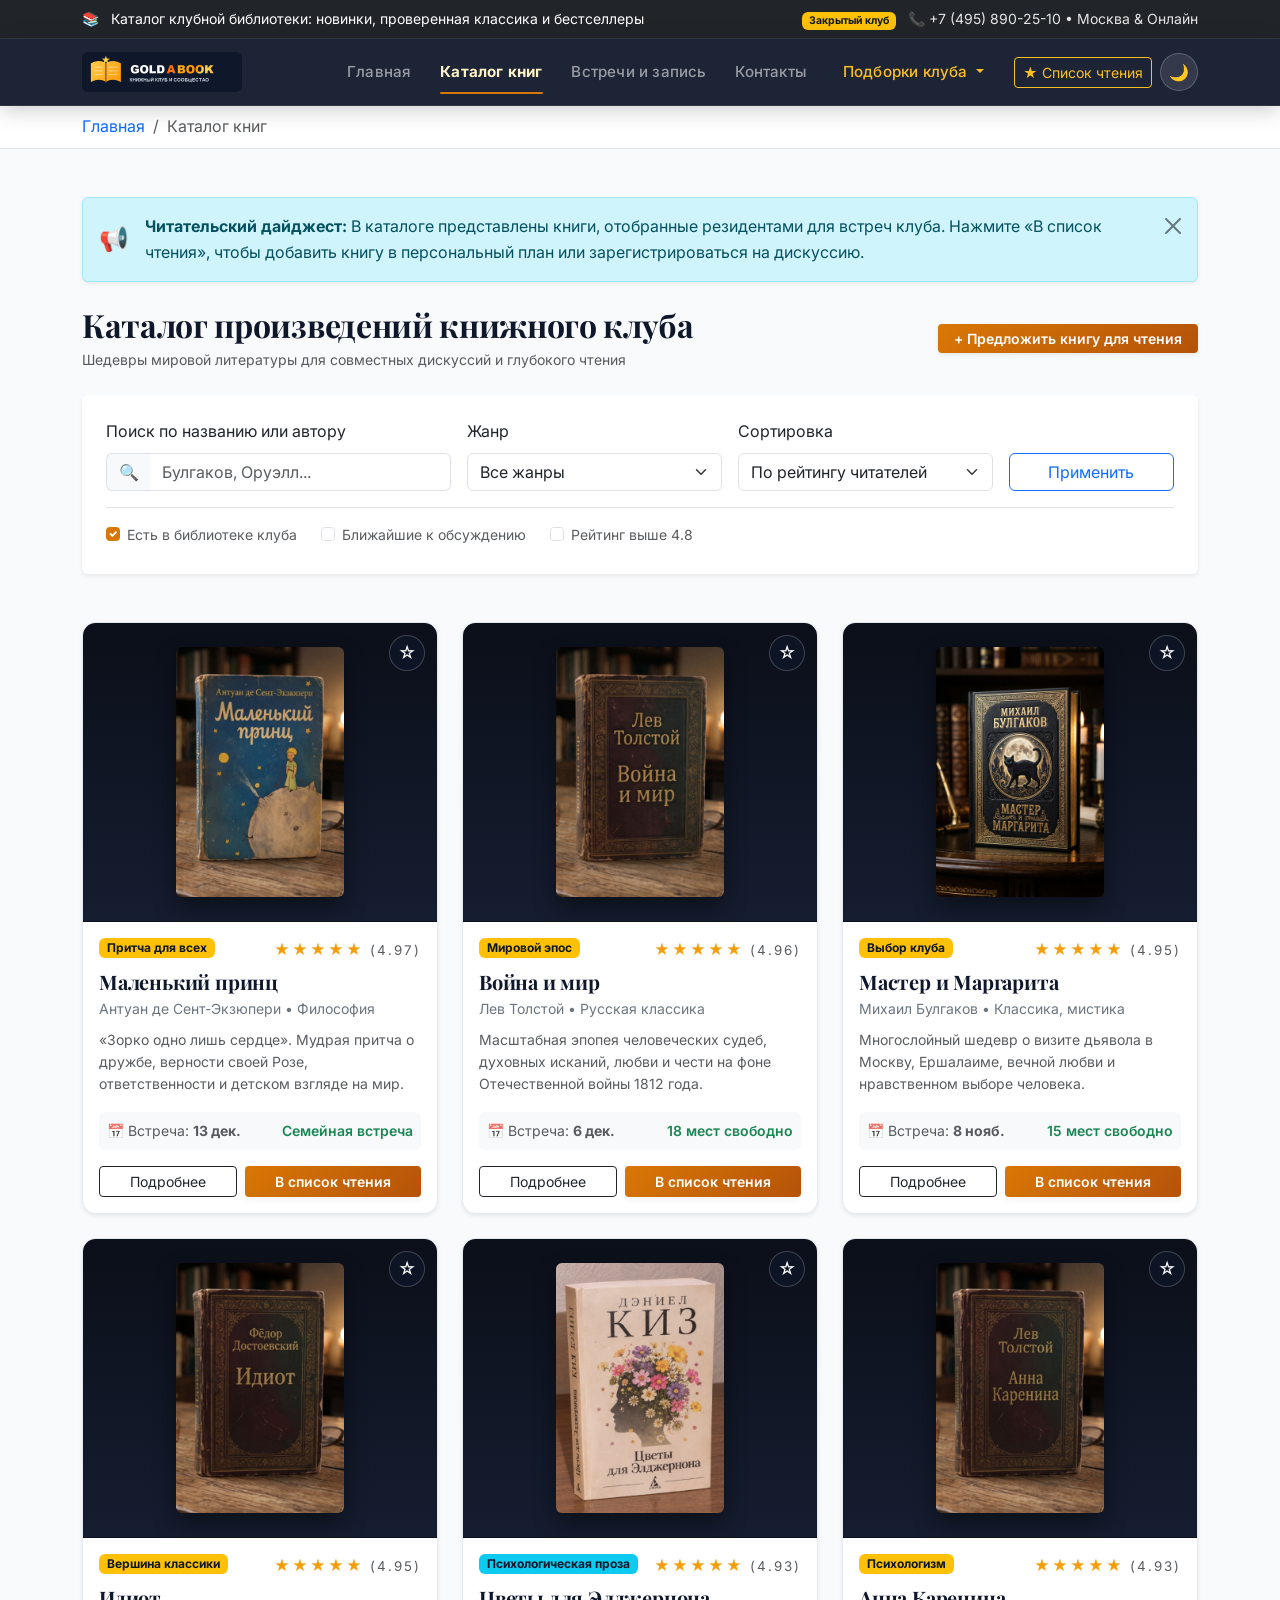
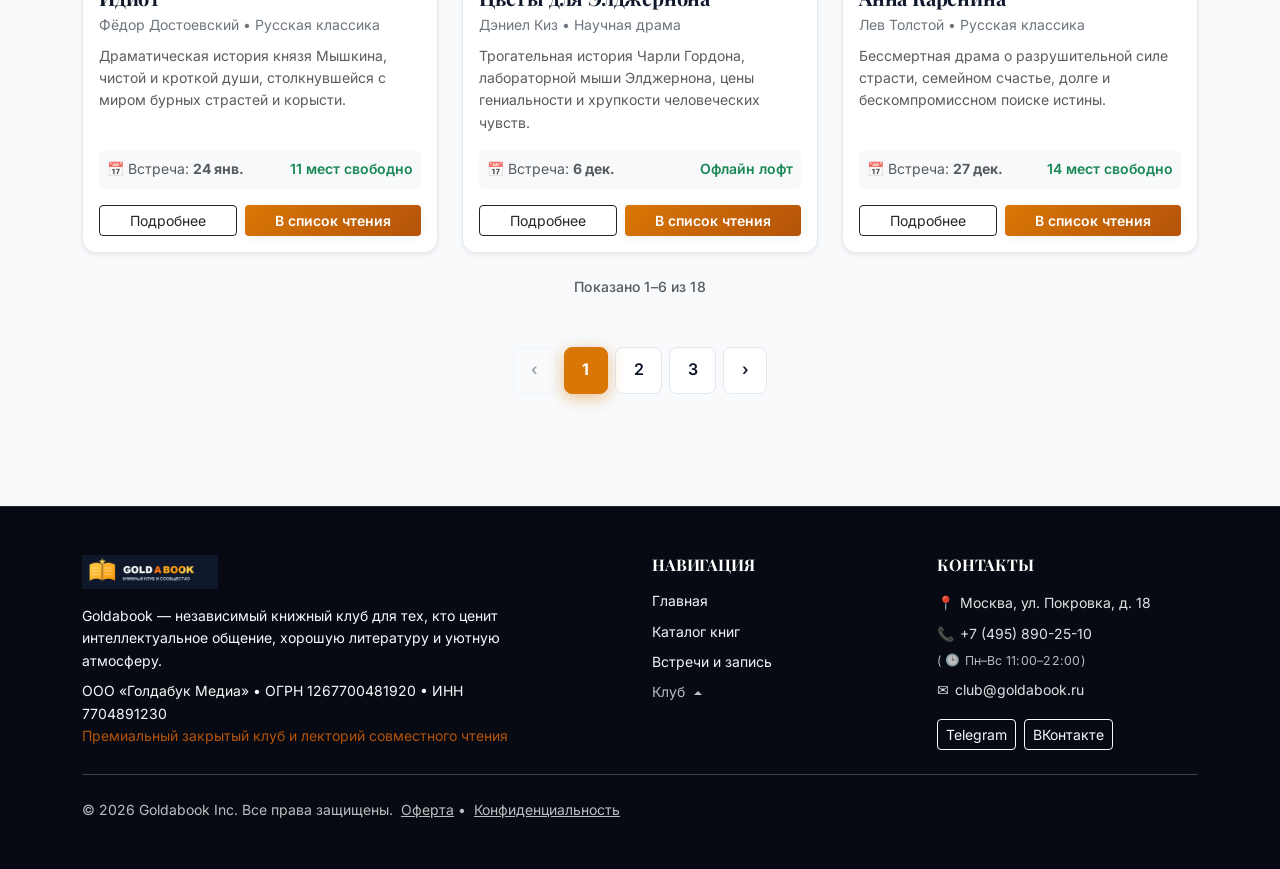
<file: catalog.html>
﻿<!DOCTYPE html>
<html lang="ru">
<head>
  <meta charset="UTF-8">
  <meta name="viewport" content="width=device-width, initial-scale=1.0">
  <meta name="color-scheme" content="light dark">
  <!-- Предотвращение белой вспышки (Anti-FOUC): мгновенная установка темы ДО рендеринга стилей -->
  <script>
    (function() {
      try {
        var t = localStorage.getItem('goldabook-theme') || 
          (window.matchMedia('(prefers-color-scheme: dark)').matches ? 'dark' : 'light');
        document.documentElement.setAttribute('data-bs-theme', t);
      } catch(e) {}
    })();
  </script>
  <meta name="description" content="Каталог книг клуба Goldabook — подборки по жанрам, рейтингу, отзывы и списки для совместного чтения.">
  <meta name="author" content="Goldabook Inc.">
  <title>Каталог книг — Goldabook | Подборки и рейтинги</title>

  <!-- Локальное подключение Bootstrap -->
  <link rel="stylesheet" href="vendor/bootstrap/css/bootstrap.min.css">
  
  <!-- Собственные стили -->
  <link rel="stylesheet" href="css/custom.css">
</head>
<body>
  <!-- Полоса прогресса прокрутки -->
  <div id="scroll-progress-bar" class="scroll-progress-bar" aria-hidden="true"></div>
  <!-- Доступность: ссылка для перехода к контенту -->
  <a href="#main-content" class="skip-link">Перейти к каталогу</a>

  <!-- Верхняя строка (Хедер) -->
  <header class="bg-dark text-white py-2 border-bottom border-secondary border-opacity-25 small">
    <div class="container">
      <div class="row align-items-center g-2">
        <div class="col-12 col-md-7 text-center text-md-start">
          <span class="text-warning me-2">📚</span>
          <span>Каталог клубной библиотеки: новинки, проверенная классика и бестселлеры</span>
        </div>
        <div class="col-12 col-md-5 text-center text-md-end">
          <span class="badge bg-warning text-dark me-2">Закрытый клуб</span>
          <a href="contacts.html" class="topbar-contact-link" title="Перейти на страницу контактов">📞 +7 (495) 890-25-10 • Москва &amp; Онлайн</a>
        </div>
      </div>
    </div>
  </header>

  <!-- Навигационная панель -->
  <nav class="navbar navbar-expand-lg navbar-dark bg-dark sticky-top" aria-label="Основная навигация">
    <div class="container">
      <a class="navbar-brand d-flex align-items-center gap-2" href="index.html">
        <img src="images/logo.jpg" alt="Логотип книжного клуба Goldabook" height="38">
      </a>
      
      <button 
        class="navbar-toggler" 
        type="button" 
        data-bs-toggle="collapse" 
        data-bs-target="#mainNavbar" 
        aria-controls="mainNavbar" 
        aria-expanded="false" 
        aria-label="Переключить навигацию"
      >
        <span class="navbar-toggler-icon"></span>
      </button>

      <div class="collapse navbar-collapse" id="mainNavbar">
        <ul class="navbar-nav ms-auto mb-2 mb-lg-0 align-items-lg-center">
          <li class="nav-item">
            <a class="nav-link" href="index.html">Главная</a>
          </li>
          <li class="nav-item">
            <a class="nav-link active" aria-current="page" href="catalog.html">Каталог книг</a>
          </li>
          
          <li class="nav-item">
            <a class="nav-link" href="order.html">Встречи и запись</a>
          </li>
          <li class="nav-item">
            <a class="nav-link" href="contacts.html">Контакты</a>
          </li>
          <li class="nav-item dropdown ms-lg-2">
            <a 
              class="nav-link dropdown-toggle btn btn-sm btn-outline-warning px-3 py-1 mt-2 mt-lg-0" 
              href="#" 
              id="navbarDropdown" 
              role="button" 
              data-bs-toggle="dropdown" 
              aria-expanded="false"
            >
              Подборки клуба
            </a>
            <ul class="dropdown-menu dropdown-menu-end shadow" aria-labelledby="navbarDropdown">
              <li><a class="dropdown-item" href="catalog.html">Все произведения</a></li>
              <li><a class="dropdown-item" href="catalog.html?genre=classic">Золотая классика</a></li>
              <li><a class="dropdown-item" href="catalog.html?genre=scifi">Научная фантастика</a></li>
              <li><hr class="dropdown-divider"></li>
              <li><a class="dropdown-item" href="order.html">Расписание встреч</a></li>
              <li><a class="dropdown-item" href="#" data-bs-toggle="modal" data-bs-target="#quickOrderModal">Быстрая запись в клуб</a></li>
            </ul>
          </li>
          <li class="nav-item ms-lg-3 mt-2 mt-lg-0 d-flex align-items-center gap-2">
            <button class="btn btn-sm btn-outline-warning bookmarks-btn position-relative px-2 py-1" type="button" aria-label="Список чтения" title="Ваш список чтения">
              ★ <span class="d-none d-xl-inline">Список чтения</span>
              <span class="bookmarks-badge" style="display: none;">0</span>
            </button>
            <button class="theme-toggle-btn" type="button" aria-label="Переключить тему оформления" title="Светлая/Тёмная тема">
              🌙
            </button>
          </li>
        </ul>
      </div>
    </div>
  </nav>

  <!-- Хлебные крошки (Breadcrumb) -->
  <nav aria-label="breadcrumb" class="bg-white border-bottom py-2">
    <div class="container">
      <ol class="breadcrumb mb-0 small">
        <li class="breadcrumb-item"><a href="index.html" class="text-decoration-none">Главная</a></li>
        <li class="breadcrumb-item active" aria-current="page">Каталог книг</li>
      </ol>
    </div>
  </nav>

  <!-- Основное содержимое -->
  <main id="main-content" class="container my-4 my-md-5">

    <!-- Информационное сообщение (Alert) -->
    <div class="alert alert-info alert-dismissible fade show d-flex align-items-center gap-3 shadow-sm mb-4" role="alert">
      <span class="fs-4">📢</span>
      <div>
        <strong>Читательский дайджест:</strong> В каталоге представлены книги, отобранные резидентами для встреч клуба. 
        Нажмите «В список чтения», чтобы добавить книгу в персональный план или зарегистрироваться на дискуссию.
      </div>
      <button type="button" class="btn-close" data-bs-dismiss="alert" aria-label="Закрыть"></button>
    </div>

    <!-- Заголовок каталога и быстрый счетчик -->
    <div class="d-flex flex-column flex-md-row justify-content-between align-items-md-center mb-4">
      <div>
        <h1 class="h2 fw-bold mb-1">Каталог произведений книжного клуба</h1>
        <p class="text-muted small mb-0">Шедевры мировой литературы для совместных дискуссий и глубокого чтения</p>
      </div>
      <div class="mt-3 mt-md-0">
        <button 
          type="button" 
          class="btn btn-gold btn-sm px-3 shadow-sm"
          data-bs-toggle="modal" 
          data-bs-target="#quickOrderModal"
        >
          + Предложить книгу для чтения
        </button>
      </div>
    </div>

    <!-- Панель фильтрации, сортировки и поиска -->
    <div class="card shadow-sm border-0 mb-5 p-3 p-md-4 bg-white">
      <form action="catalog.html" method="get">
        <div class="row g-3 align-items-end">
          
          <!-- Поисковое поле с Input-Group -->
          <div class="col-12 col-md-4">
            <label for="catalog-search" class="form-label">Поиск по названию или автору</label>
            <div class="input-group">
              <span class="input-group-text bg-light border-end-0">🔍</span>
              <input 
                type="search" 
                class="form-control border-start-0" 
                id="catalog-search" 
                name="q" 
                placeholder="Булгаков, Оруэлл..."
              >
            </div>
          </div>

          <!-- Фильтр по жанру -->
          <div class="col-12 col-sm-6 col-md-3">
            <label for="filter-genre" class="form-label">Жанр</label>
            <select class="form-select" id="filter-genre" name="genre">
              <option value="all" selected>Все жанры</option>
              <option value="classic">Классика и роман</option>
              <option value="scifi">Научная фантастика</option>
              <option value="dystopia">Антиутопия</option>
              <option value="philosophy">Философская сказка / Притча</option>
              <option value="psychology">Психологическая проза</option>
            </select>
          </div>

          <!-- Сортировка -->
          <div class="col-12 col-sm-6 col-md-3">
            <label for="filter-sort" class="form-label">Сортировка</label>
            <select class="form-select" id="filter-sort" name="sort">
              <option value="rating-desc" selected>По рейтингу читателей</option>
              <option value="date-meeting">По дате встречи в клубе</option>
              <option value="title-asc">По названию (А–Я)</option>
              <option value="author-asc">По автору (А–Я)</option>
            </select>
          </div>

          <!-- Кнопка применить -->
          <div class="col-12 col-md-2 d-grid">
            <button type="submit" class="btn btn-outline-primary">
              Применить
            </button>
          </div>

        </div>

        <!-- Дополнительные чекбоксы фильтрации -->
        <div class="d-flex flex-wrap gap-4 mt-3 pt-3 border-top small text-muted">
          <div class="form-check">
            <input class="form-check-input" type="checkbox" id="check-library" checked>
            <label class="form-check-label" for="check-library">
              Есть в библиотеке клуба
            </label>
          </div>
          <div class="form-check">
            <input class="form-check-input" type="checkbox" id="check-upcoming">
            <label class="form-check-label" for="check-upcoming">
              Ближайшие к обсуждению
            </label>
          </div>
          <div class="form-check">
            <input class="form-check-input" type="checkbox" id="check-high-rating">
            <label class="form-check-label" for="check-high-rating">
              Рейтинг выше 4.8
            </label>
          </div>
        </div>
      </form>
    </div>

    <!-- Адаптивная сетка карточек книг на Bootstrap-сетке (row g-4, col-12 col-md-6 col-lg-4) -->
    <div class="row g-4" id="catalog-grid">
      
      <!-- Карточка 1: Мастер и Маргарита -->
      <div class="col-12 col-md-6 col-lg-4 book-item-col" data-title="Мастер и Маргарита" data-author="Михаил Булгаков" data-genre="classic" data-rating="4.95"><article class="card h-100 shadow-sm book-card"><div class="book-cover-wrap"><button class="btn-bookmark" data-book-id="master" data-book-title="Мастер и Маргарита" type="button" aria-label="Добавить в список чтения" title="В список чтения">☆</button><img src="images/book-master.jpg" class="book-cover-img" alt="Обложка книги Мастер и Маргарита">
          </div>
          <div class="card-body d-flex flex-column">
            <div class="d-flex justify-content-between align-items-start mb-2">
              <span class="badge bg-warning text-dark">Выбор клуба</span>
              <span class="rating-stars">★★★★★ <small class="text-muted">(4.95)</small></span>
            </div>
            <h2 class="card-title h5 fw-bold mb-1">
              <a href="#" class="text-decoration-none book-title-link btn-open-book-modal" data-bs-toggle="modal" data-bs-target="#bookDetailsModal">Мастер и Маргарита</a>
            </h2>
            <p class="text-secondary small mb-2">Михаил Булгаков • Классика, мистика</p>
            <p class="card-text text-muted small flex-grow-1">
              Многослойный шедевр о визите дьявола в Москву, Ершалаиме, вечной любви и нравственном выборе человека.
            </p>
            <div class="d-flex justify-content-between align-items-center small text-muted mb-3 bg-light p-2 rounded">
              <span>📅 Встреча: <strong>8 нояб.</strong></span>
              <span class="text-success fw-semibold">15 мест свободно</span>
            </div>
            <div class="d-flex gap-2">
              <button type="button" class="btn btn-outline-dark btn-sm flex-fill btn-open-book-modal" data-bs-toggle="modal" data-bs-target="#bookDetailsModal">Подробнее</button>
              <button 
                type="button" 
                class="btn btn-gold btn-sm flex-fill" 
                data-bs-toggle="modal" 
                data-bs-target="#quickOrderModal"
              >
                В список чтения
              </button>
            </div>
          </div>
        </article>
      </div>

      <!-- Карточка 2: 1984 -->
      <div class="col-12 col-md-6 col-lg-4 book-item-col" data-title="1984" data-author="Джордж Оруэлл" data-genre="dystopia" data-rating="4.88"><article class="card h-100 shadow-sm book-card"><div class="book-cover-wrap"><button class="btn-bookmark" data-book-id="1984" data-book-title="1984" type="button" aria-label="Добавить в список чтения" title="В список чтения">☆</button><img src="images/book-1984.jpg" class="book-cover-img" alt="Обложка книги 1984">
          </div>
          <div class="card-body d-flex flex-column">
            <div class="d-flex justify-content-between align-items-start mb-2">
              <span class="badge bg-danger">Антиутопия</span>
              <span class="rating-stars">★★★★★ <small class="text-muted">(4.88)</small></span>
            </div>
            <h2 class="card-title h5 fw-bold mb-1">
              <a href="#" class="text-decoration-none book-title-link btn-open-book-modal" data-bs-toggle="modal" data-bs-target="#bookDetailsModal">1984</a>
            </h2>
            <p class="text-secondary small mb-2">Джордж Оруэлл • Социальная драма</p>
            <p class="card-text text-muted small flex-grow-1">
              Министерство правды, новояз и бескомпромиссная система контроля. Роман-предостережение для всех поколений.
            </p>
            <div class="d-flex justify-content-between align-items-center small text-muted mb-3 bg-light p-2 rounded">
              <span>📅 Встреча: <strong>15 нояб.</strong></span>
              <span class="text-success fw-semibold">Zoom (онлайн)</span>
            </div>
            <div class="d-flex gap-2">
              <button type="button" class="btn btn-outline-dark btn-sm flex-fill btn-open-book-modal" data-bs-toggle="modal" data-bs-target="#bookDetailsModal">Подробнее</button>
              <button 
                type="button" 
                class="btn btn-gold btn-sm flex-fill" 
                data-bs-toggle="modal" 
                data-bs-target="#quickOrderModal"
              >
                В список чтения
              </button>
            </div>
          </div>
        </article>
      </div>

      <!-- Карточка 3: Дюна -->
      <div class="col-12 col-md-6 col-lg-4 book-item-col" data-title="Дюна" data-author="Фрэнк Герберт" data-genre="scifi" data-rating="4.91"><article class="card h-100 shadow-sm book-card"><div class="book-cover-wrap"><button class="btn-bookmark" data-book-id="dune" data-book-title="Дюна" type="button" aria-label="Добавить в список чтения" title="В список чтения">☆</button><img src="images/book-dune.jpg" class="book-cover-img" alt="Обложка книги Дюна">
          </div>
          <div class="card-body d-flex flex-column">
            <div class="d-flex justify-content-between align-items-start mb-2">
              <span class="badge bg-primary">Фантастика</span>
              <span class="rating-stars">★★★★★ <small class="text-muted">(4.91)</small></span>
            </div>
            <h2 class="card-title h5 fw-bold mb-1">
              <a href="#" class="text-decoration-none book-title-link btn-open-book-modal" data-bs-toggle="modal" data-bs-target="#bookDetailsModal">Дюна</a>
            </h2>
            <p class="text-secondary small mb-2">Фрэнк Герберт • Научная фантастика</p>
            <p class="card-text text-muted small flex-grow-1">
              Политика, экология и религия на песчаном Арракисе. Борьба за спайс и становление мессии Квисатц Хадераха.
            </p>
            <div class="d-flex justify-content-between align-items-center small text-muted mb-3 bg-light p-2 rounded">
              <span>📅 Встреча: <strong>22 нояб.</strong></span>
              <span class="text-success fw-semibold">Книжный бранч</span>
            </div>
            <div class="d-flex gap-2">
              <button type="button" class="btn btn-outline-dark btn-sm flex-fill btn-open-book-modal" data-bs-toggle="modal" data-bs-target="#bookDetailsModal">Подробнее</button>
              <button 
                type="button" 
                class="btn btn-gold btn-sm flex-fill" 
                data-bs-toggle="modal" 
                data-bs-target="#quickOrderModal"
              >
                В список чтения
              </button>
            </div>
          </div>
        </article>
      </div>

      <!-- Карточка 4: Сто лет одиночества -->
      <div class="col-12 col-md-6 col-lg-4 book-item-col" data-title="Сто лет одиночества" data-author="Габриэль Гарсиа Маркес" data-genre="classic" data-rating="4.84"><article class="card h-100 shadow-sm book-card"><div class="book-cover-wrap"><button class="btn-bookmark" data-book-id="solitude" data-book-title="Сто лет одиночества" type="button" aria-label="Добавить в список чтения" title="В список чтения">☆</button><img src="images/book-solitude.jpg" class="book-cover-img" alt="Обложка книги Сто лет одиночества">
          </div>
          <div class="card-body d-flex flex-column">
            <div class="d-flex justify-content-between align-items-start mb-2">
              <span class="badge bg-success">Магический реализм</span>
              <span class="rating-stars">★★★★★ <small class="text-muted">(4.84)</small></span>
            </div>
            <h2 class="card-title h5 fw-bold mb-1">
              <a href="#" class="text-decoration-none book-title-link btn-open-book-modal" data-bs-toggle="modal" data-bs-target="#bookDetailsModal">Сто лет одиночества</a>
            </h2>
            <p class="text-secondary small mb-2">Габриэль Гарсиа Маркес • Эпопея</p>
            <p class="card-text text-muted small flex-grow-1">
              Летопись городка Макондо и семи поколений семьи Буэндиа. Жёлтые бабочки, цыганские чудеса и круговорот времени.
            </p>
            <div class="d-flex justify-content-between align-items-center small text-muted mb-3 bg-light p-2 rounded">
              <span>📅 Встреча: <strong>29 нояб.</strong></span>
              <span class="text-success fw-semibold">10 мест свободно</span>
            </div>
            <div class="d-flex gap-2">
              <button type="button" class="btn btn-outline-dark btn-sm flex-fill btn-open-book-modal" data-bs-toggle="modal" data-bs-target="#bookDetailsModal">Подробнее</button>
              <button 
                type="button" 
                class="btn btn-gold btn-sm flex-fill" 
                data-bs-toggle="modal" 
                data-bs-target="#quickOrderModal"
              >
                В список чтения
              </button>
            </div>
          </div>
        </article>
      </div>

      <!-- Карточка 5: Цветы для Элджернона -->
      <div class="col-12 col-md-6 col-lg-4 book-item-col" data-title="Цветы для Элджернона" data-author="Дэниел Киз" data-genre="psychology" data-rating="4.93"><article class="card h-100 shadow-sm book-card"><div class="book-cover-wrap"><button class="btn-bookmark" data-book-id="flowers" data-book-title="Цветы для Элджернона" type="button" aria-label="Добавить в список чтения" title="В список чтения">☆</button><img src="images/book-flowers.jpg" class="book-cover-img" alt="Обложка книги Цветы для Элджернона">
          </div>
          <div class="card-body d-flex flex-column">
            <div class="d-flex justify-content-between align-items-start mb-2">
              <span class="badge bg-info text-dark">Психологическая проза</span>
              <span class="rating-stars">★★★★★ <small class="text-muted">(4.93)</small></span>
            </div>
            <h2 class="card-title h5 fw-bold mb-1">
              <a href="#" class="text-decoration-none book-title-link btn-open-book-modal" data-bs-toggle="modal" data-bs-target="#bookDetailsModal">Цветы для Элджернона</a>
            </h2>
            <p class="text-secondary small mb-2">Дэниел Киз • Научная драма</p>
            <p class="card-text text-muted small flex-grow-1">
              Трогательная история Чарли Гордона, лабораторной мыши Элджернона, цены гениальности и хрупкости человеческих чувств.
            </p>
            <div class="d-flex justify-content-between align-items-center small text-muted mb-3 bg-light p-2 rounded">
              <span>📅 Встреча: <strong>6 дек.</strong></span>
              <span class="text-success fw-semibold">Офлайн лофт</span>
            </div>
            <div class="d-flex gap-2">
              <button type="button" class="btn btn-outline-dark btn-sm flex-fill btn-open-book-modal" data-bs-toggle="modal" data-bs-target="#bookDetailsModal">Подробнее</button>
              <button 
                type="button" 
                class="btn btn-gold btn-sm flex-fill" 
                data-bs-toggle="modal" 
                data-bs-target="#quickOrderModal"
              >
                В список чтения
              </button>
            </div>
          </div>
        </article>
      </div>

      <!-- Карточка 6: Маленький принц -->
      <div class="col-12 col-md-6 col-lg-4 book-item-col" data-title="Маленький принц" data-author="Антуан де Сент-Экзюпери" data-genre="philosophy" data-rating="4.97"><article class="card h-100 shadow-sm book-card"><div class="book-cover-wrap"><button class="btn-bookmark" data-book-id="prince" data-book-title="Маленький принц" type="button" aria-label="Добавить в список чтения" title="В список чтения">☆</button><img src="images/book-prince.jpg" class="book-cover-img" alt="Обложка книги Маленький принц">
          </div>
          <div class="card-body d-flex flex-column">
            <div class="d-flex justify-content-between align-items-start mb-2">
              <span class="badge bg-warning text-dark">Притча для всех</span>
              <span class="rating-stars">★★★★★ <small class="text-muted">(4.97)</small></span>
            </div>
            <h2 class="card-title h5 fw-bold mb-1">
              <a href="#" class="text-decoration-none book-title-link btn-open-book-modal" data-bs-toggle="modal" data-bs-target="#bookDetailsModal">Маленький принц</a>
            </h2>
            <p class="text-secondary small mb-2">Антуан де Сент-Экзюпери • Философия</p>
            <p class="card-text text-muted small flex-grow-1">
              «Зорко одно лишь сердце». Мудрая притча о дружбе, верности своей Розе, ответственности и детском взгляде на мир.
            </p>
            <div class="d-flex justify-content-between align-items-center small text-muted mb-3 bg-light p-2 rounded">
              <span>📅 Встреча: <strong>13 дек.</strong></span>
              <span class="text-success fw-semibold">Семейная встреча</span>
            </div>
            <div class="d-flex gap-2">
              <button type="button" class="btn btn-outline-dark btn-sm flex-fill btn-open-book-modal" data-bs-toggle="modal" data-bs-target="#bookDetailsModal">Подробнее</button>
              <button 
                type="button" 
                class="btn btn-gold btn-sm flex-fill" 
                data-bs-toggle="modal" 
                data-bs-target="#quickOrderModal"
              >
                В список чтения
              </button>
            </div>
          </div>
        </article>
      </div>
      <!-- Карточка 7: 451° по Фаренгейту -->
      <div class="col-12 col-md-6 col-lg-4 book-item-col" data-title="451° по Фаренгейту" data-author="Рэй Брэдбери" data-genre="dystopia" data-rating="4.90">
        <article class="card h-100 shadow-sm book-card">
          <div class="book-cover-wrap">
            <button class="btn-bookmark" data-book-id="bradbury" data-book-title="451° по Фаренгейту" type="button" aria-label="Добавить в список чтения" title="В список чтения">☆</button>
            <img src="images/book-bradbury.jpg" class="book-cover-img" alt="Обложка книги 451° по Фаренгейту">
          </div>
          <div class="card-body d-flex flex-column">
            <div class="d-flex justify-content-between align-items-start mb-2">
              <span class="badge bg-danger">Антиутопия</span>
              <span class="rating-stars">★★★★★ <small class="text-muted">(4.90)</small></span>
            </div>
            <h2 class="card-title h5 fw-bold mb-1">
              <a href="#" class="text-decoration-none book-title-link btn-open-book-modal" data-bs-toggle="modal" data-bs-target="#bookDetailsModal">451° по Фаренгейту</a>
            </h2>
            <p class="text-secondary small mb-2">Рэй Брэдбери • Научная фантастика</p>
            <p class="card-text text-muted small flex-grow-1">
              Мир, где книги под запретом, а пожарные разжигают огонь. История Гая Монтэга, решившего спасти мысль.
            </p>
            <div class="d-flex justify-content-between align-items-center small text-muted mb-3 bg-light p-2 rounded">
              <span>📅 Встреча: <strong>20 дек.</strong></span>
              <span class="text-success fw-semibold">Лофт читальни</span>
            </div>
            <div class="d-flex gap-2">
              <button type="button" class="btn btn-outline-dark btn-sm flex-fill btn-open-book-modal" data-bs-toggle="modal" data-bs-target="#bookDetailsModal">Подробнее</button>
              <button 
                type="button" 
                class="btn btn-gold btn-sm flex-fill" 
                data-bs-toggle="modal" 
                data-bs-target="#quickOrderModal"
              >
                В список чтения
              </button>
            </div>
          </div>
        </article>
      </div>

      <!-- Карточка 8: Преступление и наказание -->
      <div class="col-12 col-md-6 col-lg-4 book-item-col" data-title="Преступление и наказание" data-author="Фёдор Достоевский" data-genre="classic" data-rating="4.89">
        <article class="card h-100 shadow-sm book-card">
          <div class="book-cover-wrap">
            <button class="btn-bookmark" data-book-id="dostoevsky" data-book-title="Преступление и наказание" type="button" aria-label="Добавить в список чтения" title="В список чтения">☆</button>
            <img src="images/book-dostoevsky.jpg" class="book-cover-img" alt="Обложка книги Преступление и наказание">
          </div>
          <div class="card-body d-flex flex-column">
            <div class="d-flex justify-content-between align-items-start mb-2">
              <span class="badge bg-warning text-dark">Русская классика</span>
              <span class="rating-stars">★★★★★ <small class="text-muted">(4.89)</small></span>
            </div>
            <h2 class="card-title h5 fw-bold mb-1">
              <a href="#" class="text-decoration-none book-title-link btn-open-book-modal" data-bs-toggle="modal" data-bs-target="#bookDetailsModal">Преступление и наказание</a>
            </h2>
            <p class="text-secondary small mb-2">Фёдор Достоевский • Психологический роман</p>
            <p class="card-text text-muted small flex-grow-1">
              Петербург Раскольникова, муки совести, теория об «обыкновенных» людях и путь к духовному возрождению.
            </p>
            <div class="d-flex justify-content-between align-items-center small text-muted mb-3 bg-light p-2 rounded">
              <span>📅 Встреча: <strong>27 дек.</strong></span>
              <span class="text-success fw-semibold">Очно в лофте</span>
            </div>
            <div class="d-flex gap-2">
              <button type="button" class="btn btn-outline-dark btn-sm flex-fill btn-open-book-modal" data-bs-toggle="modal" data-bs-target="#bookDetailsModal">Подробнее</button>
              <button 
                type="button" 
                class="btn btn-gold btn-sm flex-fill" 
                data-bs-toggle="modal" 
                data-bs-target="#quickOrderModal"
              >
                В список чтения
              </button>
            </div>
          </div>
        </article>
      </div>

      <!-- Карточка 9: Портрет Дориана Грея -->
      <div class="col-12 col-md-6 col-lg-4 book-item-col" data-title="Портрет Дориана Грея" data-author="Оскар Уайльд" data-genre="philosophy" data-rating="4.86">
        <article class="card h-100 shadow-sm book-card">
          <div class="book-cover-wrap">
            <button class="btn-bookmark" data-book-id="wilde" data-book-title="Портрет Дориана Грея" type="button" aria-label="Добавить в список чтения" title="В список чтения">☆</button>
            <img src="images/book-wilde.jpg" class="book-cover-img" alt="Обложка книги Портрет Дориана Грея">
          </div>
          <div class="card-body d-flex flex-column">
            <div class="d-flex justify-content-between align-items-start mb-2">
              <span class="badge bg-info text-dark">Философия</span>
              <span class="rating-stars">★★★★★ <small class="text-muted">(4.86)</small></span>
            </div>
            <h2 class="card-title h5 fw-bold mb-1">
              <a href="#" class="text-decoration-none book-title-link btn-open-book-modal" data-bs-toggle="modal" data-bs-target="#bookDetailsModal">Портрет Дориана Грея</a>
            </h2>
            <p class="text-secondary small mb-2">Оскар Уайльд • Эстетизм и драма</p>
            <p class="card-text text-muted small flex-grow-1">
              Искушение вечной молодостью, тайная комната с полотном и трагедия человека, променявшего душу на красоту.
            </p>
            <div class="d-flex justify-content-between align-items-center small text-muted mb-3 bg-light p-2 rounded">
              <span>📅 Встреча: <strong>10 янв.</strong></span>
              <span class="text-success fw-semibold">Онлайн Zoom</span>
            </div>
            <div class="d-flex gap-2">
              <button type="button" class="btn btn-outline-dark btn-sm flex-fill btn-open-book-modal" data-bs-toggle="modal" data-bs-target="#bookDetailsModal">Подробнее</button>
              <button 
                type="button" 
                class="btn btn-gold btn-sm flex-fill" 
                data-bs-toggle="modal" 
                data-bs-target="#quickOrderModal"
              >
                В список чтения
              </button>
            </div>
          </div>
        </article>
      </div>

      <!-- Карточка 10: О дивный новый мир -->
      <div class="col-12 col-md-6 col-lg-4 book-item-col" data-title="О дивный новый мир" data-author="Олдос Хаксли" data-genre="dystopia" data-rating="4.90">
        <article class="card h-100 shadow-sm book-card">
          <div class="book-cover-wrap">
            <button class="btn-bookmark" data-book-id="brave-new-world" data-book-title="О дивный новый мир" type="button" aria-label="Добавить в список чтения" title="В список чтения">☆</button>
            <img src="images/book-brave.jpg" class="book-cover-img" alt="Обложка книги О дивный новый мир">
          </div>
          <div class="card-body d-flex flex-column">
            <div class="d-flex justify-content-between align-items-start mb-2">
              <span class="badge bg-warning text-dark">Шедевр</span>
              <span class="rating-stars">★★★★★ <small class="text-muted">(4.90)</small></span>
            </div>
            <h2 class="card-title h5 fw-bold mb-1">
              <a href="#" class="text-decoration-none book-title-link btn-open-book-modal" data-book-id="brave-new-world" data-bs-toggle="modal" data-bs-target="#bookDetailsModal">О дивный новый мир</a>
            </h2>
            <p class="text-secondary small mb-2">Олдос Хаксли • Антиутопия</p>
            <p class="card-text text-muted small flex-grow-1">
              Блистательная антиутопия о технократическом обществе беззаботного гедонизма и генетического контроля.
            </p>
            <div class="d-flex justify-content-between align-items-center small text-muted mb-3 bg-light p-2 rounded">
              <span>📅 Встреча: <strong>22 нояб.</strong></span>
              <span class="text-success fw-semibold">12 мест свободно</span>
            </div>
            <div class="d-flex gap-2">
              <button type="button" class="btn btn-outline-dark btn-sm flex-fill btn-open-book-modal" data-book-id="brave-new-world" data-bs-toggle="modal" data-bs-target="#bookDetailsModal">Подробнее</button>
              <button type="button" class="btn btn-gold btn-sm flex-fill" data-bs-toggle="modal" data-bs-target="#quickOrderModal">В список чтения</button>
            </div>
          </div>
        </article>
      </div>

      <!-- Карточка 11: Солярис -->
      <div class="col-12 col-md-6 col-lg-4 book-item-col" data-title="Солярис" data-author="Станислав Лем" data-genre="scifi" data-rating="4.92">
        <article class="card h-100 shadow-sm book-card">
          <div class="book-cover-wrap">
            <button class="btn-bookmark" data-book-id="solaris" data-book-title="Солярис" type="button" aria-label="Добавить в список чтения" title="В список чтения">☆</button>
            <img src="images/book-solaris.jpg" class="book-cover-img" alt="Обложка книги Солярис">
          </div>
          <div class="card-body d-flex flex-column">
            <div class="d-flex justify-content-between align-items-start mb-2">
              <span class="badge bg-warning text-dark">Sci-Fi классика</span>
              <span class="rating-stars">★★★★★ <small class="text-muted">(4.92)</small></span>
            </div>
            <h2 class="card-title h5 fw-bold mb-1">
              <a href="#" class="text-decoration-none book-title-link btn-open-book-modal" data-book-id="solaris" data-bs-toggle="modal" data-bs-target="#bookDetailsModal">Солярис</a>
            </h2>
            <p class="text-secondary small mb-2">Станислав Лем • Научная фантастика</p>
            <p class="card-text text-muted small flex-grow-1">
              Глубокий роман о загадке мыслящего инопланетного Океана и непостижимых тайнах человеческой совести.
            </p>
            <div class="d-flex justify-content-between align-items-center small text-muted mb-3 bg-light p-2 rounded">
              <span>📅 Встреча: <strong>29 нояб.</strong></span>
              <span class="text-success fw-semibold">14 мест свободно</span>
            </div>
            <div class="d-flex gap-2">
              <button type="button" class="btn btn-outline-dark btn-sm flex-fill btn-open-book-modal" data-book-id="solaris" data-bs-toggle="modal" data-bs-target="#bookDetailsModal">Подробнее</button>
              <button type="button" class="btn btn-gold btn-sm flex-fill" data-bs-toggle="modal" data-bs-target="#quickOrderModal">В список чтения</button>
            </div>
          </div>
        </article>
      </div>

      <!-- Карточка 12: Война и мир -->
      <div class="col-12 col-md-6 col-lg-4 book-item-col" data-title="Война и мир" data-author="Лев Толстой" data-genre="classic" data-rating="4.96">
        <article class="card h-100 shadow-sm book-card">
          <div class="book-cover-wrap">
            <button class="btn-bookmark" data-book-id="tolstoy" data-book-title="Война и мир" type="button" aria-label="Добавить в список чтения" title="В список чтения">☆</button>
            <img src="images/book-tolstoy.jpg" class="book-cover-img" alt="Обложка книги Война и мир">
          </div>
          <div class="card-body d-flex flex-column">
            <div class="d-flex justify-content-between align-items-start mb-2">
              <span class="badge bg-warning text-dark">Мировой эпос</span>
              <span class="rating-stars">★★★★★ <small class="text-muted">(4.96)</small></span>
            </div>
            <h2 class="card-title h5 fw-bold mb-1">
              <a href="#" class="text-decoration-none book-title-link btn-open-book-modal" data-book-id="tolstoy" data-bs-toggle="modal" data-bs-target="#bookDetailsModal">Война и мир</a>
            </h2>
            <p class="text-secondary small mb-2">Лев Толстой • Русская классика</p>
            <p class="card-text text-muted small flex-grow-1">
              Масштабная эпопея человеческих судеб, духовных исканий, любви и чести на фоне Отечественной войны 1812 года.
            </p>
            <div class="d-flex justify-content-between align-items-center small text-muted mb-3 bg-light p-2 rounded">
              <span>📅 Встреча: <strong>6 дек.</strong></span>
              <span class="text-success fw-semibold">18 мест свободно</span>
            </div>
            <div class="d-flex gap-2">
              <button type="button" class="btn btn-outline-dark btn-sm flex-fill btn-open-book-modal" data-book-id="tolstoy" data-bs-toggle="modal" data-bs-target="#bookDetailsModal">Подробнее</button>
              <button type="button" class="btn btn-gold btn-sm flex-fill" data-bs-toggle="modal" data-bs-target="#quickOrderModal">В список чтения</button>
            </div>
          </div>
        </article>
      </div>

      <!-- Карточка 13: Мы -->
      <div class="col-12 col-md-6 col-lg-4 book-item-col" data-title="Мы" data-author="Евгений Замятин" data-genre="dystopia" data-rating="4.88">
        <article class="card h-100 shadow-sm book-card">
          <div class="book-cover-wrap">
            <button class="btn-bookmark" data-book-id="we" data-book-title="Мы" type="button" aria-label="Добавить в список чтения" title="В список чтения">☆</button>
            <img src="images/book-we.jpg" class="book-cover-img" alt="Обложка книги Мы">
          </div>
          <div class="card-body d-flex flex-column">
            <div class="d-flex justify-content-between align-items-start mb-2">
              <span class="badge bg-warning text-dark">Основа жанра</span>
              <span class="rating-stars">★★★★★ <small class="text-muted">(4.88)</small></span>
            </div>
            <h2 class="card-title h5 fw-bold mb-1">
              <a href="#" class="text-decoration-none book-title-link btn-open-book-modal" data-book-id="we" data-bs-toggle="modal" data-bs-target="#bookDetailsModal">Мы</a>
            </h2>
            <p class="text-secondary small mb-2">Евгений Замятин • Антиутопия</p>
            <p class="card-text text-muted small flex-grow-1">
              Пророческий роман о стеклянном Едином Государстве, номерах вместо имён и пробуждении запретной души.
            </p>
            <div class="d-flex justify-content-between align-items-center small text-muted mb-3 bg-light p-2 rounded">
              <span>📅 Встреча: <strong>13 дек.</strong></span>
              <span class="text-success fw-semibold">10 мест свободно</span>
            </div>
            <div class="d-flex gap-2">
              <button type="button" class="btn btn-outline-dark btn-sm flex-fill btn-open-book-modal" data-book-id="we" data-bs-toggle="modal" data-bs-target="#bookDetailsModal">Подробнее</button>
              <button type="button" class="btn btn-gold btn-sm flex-fill" data-bs-toggle="modal" data-bs-target="#quickOrderModal">В список чтения</button>
            </div>
          </div>
        </article>
      </div>

      <!-- Карточка 14: Автостопом по галактике -->
      <div class="col-12 col-md-6 col-lg-4 book-item-col" data-title="Автостопом по галактике" data-author="Дуглас Адамс" data-genre="scifi" data-rating="4.86">
        <article class="card h-100 shadow-sm book-card">
          <div class="book-cover-wrap">
            <button class="btn-bookmark" data-book-id="hitchhiker" data-book-title="Автостопом по галактике" type="button" aria-label="Добавить в список чтения" title="В список чтения">☆</button>
            <img src="images/book-hitchhiker.jpg" class="book-cover-img" alt="Обложка книги Автостопом по галактике">
          </div>
          <div class="card-body d-flex flex-column">
            <div class="d-flex justify-content-between align-items-start mb-2">
              <span class="badge bg-warning text-dark">Юмор & Космос</span>
              <span class="rating-stars">★★★★★ <small class="text-muted">(4.86)</small></span>
            </div>
            <h2 class="card-title h5 fw-bold mb-1">
              <a href="#" class="text-decoration-none book-title-link btn-open-book-modal" data-book-id="hitchhiker" data-bs-toggle="modal" data-bs-target="#bookDetailsModal">Автостопом по галактике</a>
            </h2>
            <p class="text-secondary small mb-2">Дуглас Адамс • Космическая фантастика</p>
            <p class="card-text text-muted small flex-grow-1">
              Невероятные приключения Артура Дента, депрессивный робот Марвин и ответ на главный вопрос Вселенной.
            </p>
            <div class="d-flex justify-content-between align-items-center small text-muted mb-3 bg-light p-2 rounded">
              <span>📅 Встреча: <strong>20 дек.</strong></span>
              <span class="text-success fw-semibold">16 мест свободно</span>
            </div>
            <div class="d-flex gap-2">
              <button type="button" class="btn btn-outline-dark btn-sm flex-fill btn-open-book-modal" data-book-id="hitchhiker" data-bs-toggle="modal" data-bs-target="#bookDetailsModal">Подробнее</button>
              <button type="button" class="btn btn-gold btn-sm flex-fill" data-bs-toggle="modal" data-bs-target="#quickOrderModal">В список чтения</button>
            </div>
          </div>
        </article>
      </div>

      <!-- Карточка 15: Анна Каренина -->
      <div class="col-12 col-md-6 col-lg-4 book-item-col" data-title="Анна Каренина" data-author="Лев Толстой" data-genre="classic" data-rating="4.93">
        <article class="card h-100 shadow-sm book-card">
          <div class="book-cover-wrap">
            <button class="btn-bookmark" data-book-id="karenina" data-book-title="Анна Каренина" type="button" aria-label="Добавить в список чтения" title="В список чтения">☆</button>
            <img src="images/book-karenina.jpg" class="book-cover-img" alt="Обложка книги Анна Каренина">
          </div>
          <div class="card-body d-flex flex-column">
            <div class="d-flex justify-content-between align-items-start mb-2">
              <span class="badge bg-warning text-dark">Психологизм</span>
              <span class="rating-stars">★★★★★ <small class="text-muted">(4.93)</small></span>
            </div>
            <h2 class="card-title h5 fw-bold mb-1">
              <a href="#" class="text-decoration-none book-title-link btn-open-book-modal" data-book-id="karenina" data-bs-toggle="modal" data-bs-target="#bookDetailsModal">Анна Каренина</a>
            </h2>
            <p class="text-secondary small mb-2">Лев Толстой • Русская классика</p>
            <p class="card-text text-muted small flex-grow-1">
              Бессмертная драма о разрушительной силе страсти, семейном счастье, долге и бескомпромиссном поиске истины.
            </p>
            <div class="d-flex justify-content-between align-items-center small text-muted mb-3 bg-light p-2 rounded">
              <span>📅 Встреча: <strong>27 дек.</strong></span>
              <span class="text-success fw-semibold">14 мест свободно</span>
            </div>
            <div class="d-flex gap-2">
              <button type="button" class="btn btn-outline-dark btn-sm flex-fill btn-open-book-modal" data-book-id="karenina" data-bs-toggle="modal" data-bs-target="#bookDetailsModal">Подробнее</button>
              <button type="button" class="btn btn-gold btn-sm flex-fill" data-bs-toggle="modal" data-bs-target="#quickOrderModal">В список чтения</button>
            </div>
          </div>
        </article>
      </div>

      <!-- Карточка 16: Атлант расправил плечи -->
      <div class="col-12 col-md-6 col-lg-4 book-item-col" data-title="Атлант расправил плечи" data-author="Айн Рэнд" data-genre="dystopia" data-rating="4.82">
        <article class="card h-100 shadow-sm book-card">
          <div class="book-cover-wrap">
            <button class="btn-bookmark" data-book-id="atlas" data-book-title="Атлант расправил плечи" type="button" aria-label="Добавить в список чтения" title="В список чтения">☆</button>
            <img src="images/book-atlas.jpg" class="book-cover-img" alt="Обложка книги Атлант расправил плечи">
          </div>
          <div class="card-body d-flex flex-column">
            <div class="d-flex justify-content-between align-items-start mb-2">
              <span class="badge bg-warning text-dark">Дискуссионный хит</span>
              <span class="rating-stars">★★★★★ <small class="text-muted">(4.82)</small></span>
            </div>
            <h2 class="card-title h5 fw-bold mb-1">
              <a href="#" class="text-decoration-none book-title-link btn-open-book-modal" data-book-id="atlas" data-bs-toggle="modal" data-bs-target="#bookDetailsModal">Атлант расправил плечи</a>
            </h2>
            <p class="text-secondary small mb-2">Айн Рэнд • Философская драма</p>
            <p class="card-text text-muted small flex-grow-1">
              Монументальный роман о бунте созидателей, свободе творческой мысли и поиске таинственного Джона Голта.
            </p>
            <div class="d-flex justify-content-between align-items-center small text-muted mb-3 bg-light p-2 rounded">
              <span>📅 Встреча: <strong>10 янв.</strong></span>
              <span class="text-success fw-semibold">12 мест свободно</span>
            </div>
            <div class="d-flex gap-2">
              <button type="button" class="btn btn-outline-dark btn-sm flex-fill btn-open-book-modal" data-book-id="atlas" data-bs-toggle="modal" data-bs-target="#bookDetailsModal">Подробнее</button>
              <button type="button" class="btn btn-gold btn-sm flex-fill" data-bs-toggle="modal" data-bs-target="#quickOrderModal">В список чтения</button>
            </div>
          </div>
        </article>
      </div>

      <!-- Карточка 17: Основание -->
      <div class="col-12 col-md-6 col-lg-4 book-item-col" data-title="Основание" data-author="Айзек Азимов" data-genre="scifi" data-rating="4.91">
        <article class="card h-100 shadow-sm book-card">
          <div class="book-cover-wrap">
            <button class="btn-bookmark" data-book-id="foundation" data-book-title="Основание" type="button" aria-label="Добавить в список чтения" title="В список чтения">☆</button>
            <img src="images/book-foundation.jpg" class="book-cover-img" alt="Обложка книги Основание">
          </div>
          <div class="card-body d-flex flex-column">
            <div class="d-flex justify-content-between align-items-start mb-2">
              <span class="badge bg-warning text-dark">Галактический масштаб</span>
              <span class="rating-stars">★★★★★ <small class="text-muted">(4.91)</small></span>
            </div>
            <h2 class="card-title h5 fw-bold mb-1">
              <a href="#" class="text-decoration-none book-title-link btn-open-book-modal" data-book-id="foundation" data-bs-toggle="modal" data-bs-target="#bookDetailsModal">Основание</a>
            </h2>
            <p class="text-secondary small mb-2">Айзек Азимов • Научная фантастика</p>
            <p class="card-text text-muted small flex-grow-1">
              Эпическая сага о спасении галактической цивилизации и математическом предвидении тысячелетней истории.
            </p>
            <div class="d-flex justify-content-between align-items-center small text-muted mb-3 bg-light p-2 rounded">
              <span>📅 Встреча: <strong>17 янв.</strong></span>
              <span class="text-success fw-semibold">15 мест свободно</span>
            </div>
            <div class="d-flex gap-2">
              <button type="button" class="btn btn-outline-dark btn-sm flex-fill btn-open-book-modal" data-book-id="foundation" data-bs-toggle="modal" data-bs-target="#bookDetailsModal">Подробнее</button>
              <button type="button" class="btn btn-gold btn-sm flex-fill" data-bs-toggle="modal" data-bs-target="#quickOrderModal">В список чтения</button>
            </div>
          </div>
        </article>
      </div>

      <!-- Карточка 18: Идиот -->
      <div class="col-12 col-md-6 col-lg-4 book-item-col" data-title="Идиот" data-author="Фёдор Достоевский" data-genre="classic" data-rating="4.95">
        <article class="card h-100 shadow-sm book-card">
          <div class="book-cover-wrap">
            <button class="btn-bookmark" data-book-id="idiot" data-book-title="Идиот" type="button" aria-label="Добавить в список чтения" title="В список чтения">☆</button>
            <img src="images/book-idiot.jpg" class="book-cover-img" alt="Обложка книги Идиот">
          </div>
          <div class="card-body d-flex flex-column">
            <div class="d-flex justify-content-between align-items-start mb-2">
              <span class="badge bg-warning text-dark">Вершина классики</span>
              <span class="rating-stars">★★★★★ <small class="text-muted">(4.95)</small></span>
            </div>
            <h2 class="card-title h5 fw-bold mb-1">
              <a href="#" class="text-decoration-none book-title-link btn-open-book-modal" data-book-id="idiot" data-bs-toggle="modal" data-bs-target="#bookDetailsModal">Идиот</a>
            </h2>
            <p class="text-secondary small mb-2">Фёдор Достоевский • Русская классика</p>
            <p class="card-text text-muted small flex-grow-1">
              Драматическая история князя Мышкина, чистой и кроткой души, столкнувшейся с миром бурных страстей и корысти.
            </p>
            <div class="d-flex justify-content-between align-items-center small text-muted mb-3 bg-light p-2 rounded">
              <span>📅 Встреча: <strong>24 янв.</strong></span>
              <span class="text-success fw-semibold">11 мест свободно</span>
            </div>
            <div class="d-flex gap-2">
              <button type="button" class="btn btn-outline-dark btn-sm flex-fill btn-open-book-modal" data-book-id="idiot" data-bs-toggle="modal" data-bs-target="#bookDetailsModal">Подробнее</button>
              <button type="button" class="btn btn-gold btn-sm flex-fill" data-bs-toggle="modal" data-bs-target="#quickOrderModal">В список чтения</button>
            </div>
          </div>
        </article>
      </div>

    </div>

    <!-- Подпись под сеткой: статус отображения количества книг -->
    <div class="text-center text-muted small mt-4" id="catalog-shown-info" aria-live="polite">
      Показано 1–6 из 18
    </div>

    <!-- Bootstrap Пагинация (Интерактивная) -->
    <nav aria-label="Навигация по страницам каталога" class="mt-5" id="catalog-pagination-nav">
      <ul class="pagination justify-content-center" id="catalog-pagination">
        <!-- Управляется интерактивно через js/app.js -->
      </ul>
    </nav>

  </main>

  <!-- Модальное окно быстрой заявки (Bootstrap Modal) -->
  <div 
    class="modal fade" 
    id="quickOrderModal" 
    tabindex="-1" 
    aria-labelledby="quickOrderModalLabel" 
    aria-hidden="true"
  >
    <div class="modal-dialog modal-dialog-centered">
      <div class="modal-content shadow">
        <div class="modal-header bg-dark text-white">
          <h2 class="modal-title h5" id="quickOrderModalLabel">Добавить в список чтения / Запись</h2>
          <button type="button" class="btn-close btn-close-white" data-bs-dismiss="modal" aria-label="Закрыть"></button>
        </div>
        <div class="modal-body p-4">
          <div class="alert alert-info py-2 small" role="alert">
            Книга будет зарезервирована за вами в библиотеке клуба, а куратор вышлет электронный план чтения.
          </div>
          <form action="order.html" method="get">
            <div class="mb-3">
              <label for="modal-book-select" class="form-label">Выбранная книга *</label>
              <select class="form-select" id="modal-book-select" name="book" required>
                <option value="master" selected>Михаил Булгаков — Мастер и Маргарита</option>
                <option value="1984">Джордж Оруэлл — 1984</option>
                <option value="dune">Фрэнк Герберт — Дюна</option>
                <option value="solitude">Габриэль Гарсиа Маркес — Сто лет одиночества</option>
                <option value="flowers">Дэниел Киз — Цветы для Элджернона</option>
                <option value="prince">Антуан де Сент-Экзюпери — Маленький принц</option>
              </select>
            </div>
            <div class="mb-3">
              <label for="cat-modal-name" class="form-label">Ваше имя *</label>
              <input type="text" class="form-control" id="cat-modal-name" name="name" placeholder="Например, Михаил" required>
            </div>
            <div class="mb-3">
              <label for="cat-modal-phone" class="form-label">Телефон *</label>
              <div class="input-group">
                <span class="input-group-text">+7</span>
                <input type="tel" class="form-control" id="cat-modal-phone" name="phone" placeholder="999 123-45-67" required>
              </div>
            </div>
            <div class="form-check mb-3">
              <input class="form-check-input" type="checkbox" id="cat-modal-agree" required checked>
              <label class="form-check-label small" for="cat-modal-agree">
                Согласен(на) на обработку персональных данных
              </label>
            </div>
            <div class="d-flex justify-content-end gap-2">
              <button type="button" class="btn btn-secondary" data-bs-dismiss="modal">Отмена</button>
              <button type="submit" class="btn btn-gold">Сохранить выбор</button>
            </div>
          </form>
        </div>
      </div>
    </div>
  </div>

  <!-- Подвал сайта -->
  <footer class="py-5 mt-5">
    <div class="container">
            <div class="row g-4 justify-content-between align-items-start">
        <div class="col-12 col-md-5">
          <img src="images/logo.jpg" alt="Goldabook" height="34" class="mb-3">
          <p class="small text-light text-opacity-90 mb-2">
            Goldabook — независимый книжный клуб для тех, кто ценит интеллектуальное общение, хорошую литературу и уютную атмосферу.
          </p>
          <p class="small text-light text-opacity-90 mb-0">
            ООО «Голдабук Медиа» • ОГРН 1267700481920 • ИНН 7704891230<br>
            <span class="text-warning">Премиальный закрытый клуб и лекторий совместного чтения</span>
          </p>
        </div>
        <div class="col-6 col-md-3 offset-lg-1">
          <h3 class="h6 text-white text-uppercase fw-bold mb-3">Навигация</h3>
          <ul class="list-unstyled small mb-0">
            <li class="mb-2"><a href="index.html">Главная</a></li>
            <li class="mb-2"><a href="catalog.html">Каталог книг</a></li>
            <li class="mb-2"><a href="order.html">Встречи и запись</a></li>
            <li class="mb-2 dropup">
              <a class="dropdown-toggle text-decoration-none footer-club-toggle" href="#" role="button" id="footerClubDropdown" data-bs-toggle="dropdown" aria-expanded="false" title="Подборки клуба">
                Клуб
              </a>
              <ul class="dropdown-menu dropdown-menu-dark footer-club-menu shadow" aria-labelledby="footerClubDropdown">
                <li><h6 class="dropdown-header text-warning fw-bold">Подборки клуба</h6></li>
                <li><a class="dropdown-item" href="catalog.html?genre=classic">Золотая классика</a></li>
                <li><a class="dropdown-item" href="catalog.html?genre=scifi">Научная фантастика</a></li>
                <li><a class="dropdown-item" href="catalog.html?genre=dystopia">Антиутопии</a></li>
                <li><hr class="dropdown-divider"></li>
                <li><a class="dropdown-item" href="order.html">Расписание встреч</a></li>
                <li><a class="dropdown-item" href="#" data-bs-toggle="modal" data-bs-target="#quickOrderModal">Быстрая запись в клуб</a></li>
              </ul>
            </li>
          </ul>
        </div>
        <div class="col-12 col-md-3">
          <h3 class="h6 text-uppercase fw-bold mb-3">
            <a href="contacts.html" class="footer-contact-title" title="Перейти на страницу контактов">Контакты</a>
          </h3>
          <ul class="list-unstyled small mb-3">
            <li class="mb-1">
              <a href="contacts.html" class="footer-contact-link" title="Перейти на страницу контактов (адрес лофта)">
                <span>📍</span>
                <span>Москва, ул. Покровка, д. 18</span>
              </a>
            </li>
            <li class="mb-1">
              <a href="contacts.html" class="footer-contact-link" title="Перейти на страницу контактов (телефон и часы работы)">
                <span>📞</span>
                <span>+7 (495) 890-25-10</span>
                <span class="footer-work-hours">(<span class="footer-time-icon" aria-hidden="true">🕒</span> Пн–Вс 11:00–22:00)</span>
              </a>
            </li>
            <li class="mb-1">
              <a href="contacts.html" class="footer-contact-link" title="Перейти на страницу контактов (электронная почта)">
                <span>✉️</span>
                <span>club@goldabook.ru</span>
              </a>
            </li>
          </ul>
          <div class="d-flex gap-2">
            <a href="https://telegram.org" class="btn btn-outline-light btn-sm" target="_blank" rel="noopener">Telegram</a>
            <a href="https://vk.com" class="btn btn-outline-light btn-sm" target="_blank" rel="noopener">ВКонтакте</a>
          </div>
        </div>
      </div>
      <div class="pt-4 mt-4 border-top border-secondary border-opacity-50 d-flex flex-column flex-sm-row justify-content-between align-items-center small text-light text-opacity-75">
        <p class="mb-0">&copy; 2026 Goldabook Inc. Все права защищены. <a href="order.html" class="text-light text-opacity-75 text-decoration-underline ms-1">Оферта</a> • <a href="contacts.html" class="text-light text-opacity-75 text-decoration-underline ms-1">Конфиденциальность</a></p>
        
      </div>
    </div>
  </footer>

  <!-- Локальный Bootstrap Bundle JS -->
  <script src="vendor/bootstrap/js/bootstrap.bundle.min.js"></script>
  <script src="js/app.js"></script>
  <!-- ==============================================================================
       Модальное окно: Детальная карточка книги (Bootstrap Modal XL)
       Включает: Nav-Tabs (темы, отзывы, цитаты), Table-Responsive, Accordion (FAQ)
       ============================================================================== -->
  <div class="modal fade" id="bookDetailsModal" tabindex="-1" aria-labelledby="bookDetailsModalLabel" aria-hidden="true">
    <div class="modal-dialog modal-xl modal-dialog-centered modal-dialog-scrollable">
      <div class="modal-content shadow-lg border-0">
        <div class="modal-header bg-dark text-white border-bottom border-warning border-2">
          <div class="d-flex align-items-center gap-2">
            <span class="badge bg-warning text-dark text-uppercase">Клубное издание</span>
            <h2 class="modal-title h5 mb-0" id="bookDetailsModalLabel">Мастер и Маргарита — М. А. Булгаков</h2>
          </div>
          <button type="button" class="btn-close btn-close-white" data-bs-dismiss="modal" aria-label="Закрыть"></button>
        </div>

        <div class="modal-body p-4 bg-light">
          <!-- Верхний блок книги: Обложка и аннотация -->
          <div class="row g-4 align-items-center mb-4 bg-white p-3 p-md-4 rounded-3 shadow-sm border">
            <div class="col-12 col-md-4 text-center">
              <div class="book-cover-wrap rounded-3 position-relative d-inline-block shadow">
                <img 
                  id="modal-book-img"
                  src="images/book-master.jpg" 
                  alt="Обложка книги" 
                  class="img-fluid rounded" 
                  style="max-height: 380px; width: auto; object-fit: cover;"
                >
              </div>
              <div class="d-flex justify-content-between align-items-center mt-3 px-2">
                <span class="badge bg-success" id="modal-book-status">В библиотеке клуба (8 экз.)</span>
                <span class="rating-stars text-warning fw-bold" id="modal-book-rating">★★★★★ 4.95</span>
              </div>
            </div>

            <div class="col-12 col-md-8">
              <div class="d-flex flex-wrap gap-2 mb-2">
                <span class="badge bg-warning text-dark" id="modal-book-badge1">Книга месяца (Ноябрь 2026)</span>
                <span class="badge bg-dark" id="modal-book-badge2">Золотая коллекция</span>
                <span class="badge bg-secondary" id="modal-book-genre">Классика XX века</span>
              </div>

              <h3 class="display-6 fw-bold mb-1" id="modal-book-title">Мастер и Маргарита</h3>
              <p class="h5 text-muted fw-normal mb-3" id="modal-book-author">Михаил Афанасьевич Булгаков</p>

              <!-- Alert о встрече -->
              <div class="alert alert-warning border-warning border-opacity-50 d-flex align-items-center gap-2 mb-3 py-2" role="alert">
                <span class="fs-4">☕</span>
                <div class="small">
                  <strong>Ближайшая встреча клуба:</strong> Суббота в 17:00 (Москва, ул. Покровка, 18).
                  Осталось <strong id="modal-book-seats">4 свободных места</strong> за круглым столом.
                </div>
              </div>

              <p class="text-secondary mb-4" id="modal-book-desc">
                Вершина отечественной прозы XX столетия. Загадочный роман, сочетающий в себе евангельскую историю Понтия Пилата, 
                колкую сатиру на советскую Москву 1930-х годов, трагическую любовь Мастера и пронзительную верность Маргариты.
              </p>

              <!-- Кнопки действий -->
              <div class="d-flex flex-wrap gap-2 pt-2 border-top">
                <a href="order.html" class="btn btn-gold px-4 shadow-sm">
                  Записаться на обсуждение
                </a>
                <button type="button" class="btn btn-outline-dark px-3 modal-bookmark-toggle">
                  ★ В список чтения
                </button>
                <button type="button" class="btn btn-outline-secondary px-3" data-bs-dismiss="modal">
                  Закрыть
                </button>
              </div>
            </div>
          </div>

          <!-- Интерактивные вкладки (Bootstrap Nav-Tabs) -->
          <div class="card shadow-sm border-0 mb-4 bg-white">
            <div class="card-header bg-white pt-3 border-bottom-0">
              <ul class="nav nav-tabs card-header-tabs" id="modalDetailTabs" role="tablist">
                <li class="nav-item" role="presentation">
                  <button class="nav-link active" id="modal-desc-tab" data-bs-toggle="tab" data-bs-target="#modal-desc-pane" type="button" role="tab" aria-controls="modal-desc-pane" aria-selected="true">
                    Темы для обсуждения
                  </button>
                </li>
                <li class="nav-item" role="presentation">
                  <button class="nav-link" id="modal-reviews-tab" data-bs-toggle="tab" data-bs-target="#modal-reviews-pane" type="button" role="tab" aria-controls="modal-reviews-pane" aria-selected="false">
                    Отзывы читателей (3)
                  </button>
                </li>
                <li class="nav-item" role="presentation">
                  <button class="nav-link" id="modal-quotes-tab" data-bs-toggle="tab" data-bs-target="#modal-quotes-pane" type="button" role="tab" aria-controls="modal-quotes-pane" aria-selected="false">
                    Цитаты и тезисы
                  </button>
                </li>
              </ul>
            </div>

            <div class="card-body p-4">
              <div class="tab-content" id="modalDetailTabsContent">
                <!-- Вкладка 1: Темы для обсуждения -->
                <div class="tab-pane fade show active" id="modal-desc-pane" role="tabpanel" aria-labelledby="modal-desc-tab">
                  <h4 class="h6 fw-bold mb-3">Вопросы, подготовленные модератором к субботней встрече:</h4>
                  <ol class="text-secondary small lh-lg mb-3">
                    <li><strong>Природа зла у Воланда:</strong> Почему сатана в трактовке Булгакова выступает скорее блюстителем космической справедливости, чем источником хаоса?</li>
                    <li><strong>Трусость как главный порок:</strong> Почему в романе именно трусость Понтия Пилата названа самым тяжким грехом?</li>
                    <li><strong>Судьба Мастера:</strong> Заслужил ли Мастер свет или покой? В чём глубинная разница между этими состояниями?</li>
                    <li><strong>Москва 30-х годов:</strong> Сеанс в Варьете как проверка человеческой природы — что изменилось сегодня?</li>
                    <li><strong>Сила Маргариты:</strong> Жертвенность, ведьминский полёт или отчаянная попытка спасти творца?</li>
                  </ol>
                  <div class="alert alert-light border small text-muted mb-0">
                    💡 Совет куратора: обратите особое внимание на 2-ю и 16-ю главы (Суд Пилата и Казнь).
                  </div>
                </div>

                <!-- Вкладка 2: Отзывы читателей -->
                <div class="tab-pane fade" id="modal-reviews-pane" role="tabpanel" aria-labelledby="modal-reviews-tab">
                  <div class="d-flex flex-column gap-3">
                    <div class="p-3 rounded bg-light border-start border-warning border-4">
                      <div class="d-flex align-items-center gap-3 mb-2">
                        <img src="images/avatar-4.jpg" alt="Фото: Константин Лазарев" class="avatar-img" width="42" height="42" style="width: 42px; height: 42px;">
                        <div>
                          <strong class="d-block small">Константин Лазарев</strong>
                          <small class="text-muted">Обсуждали в октябре • Член клуба 2 года</small>
                        </div>
                        <span class="rating-stars small ms-auto text-warning">★★★★★ 5.0</span>
                      </div>
                      <p class="mb-0 small text-secondary">
                        «Перечитывал роман в четвёртый раз специально к встрече. Разбор Пилатовых глав был просто потрясающим!»
                      </p>
                    </div>

                    <div class="p-3 rounded bg-light border-start border-warning border-4">
                      <div class="d-flex align-items-center gap-3 mb-2">
                        <img src="images/avatar-1.jpg" alt="Фото: Анна Васильева" class="avatar-img" width="42" height="42" style="width: 42px; height: 42px;">
                        <div>
                          <strong class="d-block small">Анна Васильева</strong>
                          <small class="text-muted">Резидент • 12 встреч</small>
                        </div>
                        <span class="rating-stars small ms-auto text-warning">★★★★★ 5.0</span>
                      </div>
                      <p class="mb-0 small text-secondary">
                        «Очень боялась, что не смогу сформулировать мысли, но беседа выстроена так бережно, что чувствуешь уверенность.»
                      </p>
                    </div>

                    <div class="p-3 rounded bg-light border-start border-warning border-4">
                      <div class="d-flex align-items-center gap-3 mb-2">
                        <img src="images/avatar-2.jpg" alt="Фото: Дмитрий Серов" class="avatar-img" width="42" height="42" style="width: 42px; height: 42px;">
                        <div>
                          <strong class="d-block small">Дмитрий Серов</strong>
                          <small class="text-muted">Архитектор • Резидент</small>
                        </div>
                        <span class="rating-stars small ms-auto text-warning">★★★★☆ 4.8</span>
                      </div>
                      <p class="mb-0 small text-secondary">
                        «Великолепный литературный вечер! Отдельное спасибо за чай с пряниками и проекцию архивных фото Москвы.»
                      </p>
                    </div>
                  </div>
                </div>

                <!-- Вкладка 3: Цитаты и тезисы -->
                <div class="tab-pane fade" id="modal-quotes-pane" role="tabpanel" aria-labelledby="modal-quotes-tab">
                  <div class="d-flex flex-column gap-2">
                    <blockquote class="blockquote p-3 bg-light rounded border-start border-warning border-4 mb-2">
                      <p class="mb-1 fst-italic small">«Рукописи не горят.»</p>
                      <footer class="blockquote-footer small mt-1">Воланд, глава 24</footer>
                      <button class="btn btn-sm btn-outline-warning btn-copy-quote mt-2" type="button" data-quote="Рукописи не горят. — М. Булгаков">
                        Копировать цитату
                      </button>
                    </blockquote>

                    <blockquote class="blockquote p-3 bg-light rounded border-start border-warning border-4 mb-2">
                      <p class="mb-1 fst-italic small">«Трусость, несомненно, один из самых страшных пороков... это самый страшный порок.»</p>
                      <footer class="blockquote-footer small mt-1">Иешуа и Понтий Пилат</footer>
                      <button class="btn btn-sm btn-outline-warning btn-copy-quote mt-2" type="button" data-quote="Трусость, несомненно, один из самых страшных пороков. — М. Булгаков">
                        Копировать цитату
                      </button>
                    </blockquote>

                    <blockquote class="blockquote p-3 bg-light rounded border-start border-warning border-4 mb-0">
                      <p class="mb-1 fst-italic small">«Никогда и ничего не просите! Сами предложат и сами всё дадут!»</p>
                      <footer class="blockquote-footer small mt-1">Воланд Маргарите</footer>
                      <button class="btn btn-sm btn-outline-warning btn-copy-quote mt-2" type="button" data-quote="Никогда и ничего не просите! Сами предложат и сами всё дадут! — М. Булгаков">
                        Копировать цитату
                      </button>
                    </blockquote>
                  </div>
                </div>
              </div>
            </div>
          </div>

          <!-- Таблица характеристик (Bootstrap Table-Responsive) -->
          <div class="card shadow-sm border-0 mb-4 bg-white p-3">
            <h4 class="h6 fw-bold mb-3">Паспорт клубного издания и регламент</h4>
            <div class="table-responsive">
              <table class="table table-sm table-striped table-bordered align-middle mb-0">
                <tbody class="small">
                  <tr>
                    <th scope="row" style="width: 35%;">Автор</th>
                    <td id="modal-spec-author">Михаил Афанасьевич Булгаков</td>
                  </tr>
                  <tr>
                    <th scope="row">Жанр</th>
                    <td id="modal-spec-genre">Философский роман, мистика, магический реализм</td>
                  </tr>
                  <tr>
                    <th scope="row">Формат издания</th>
                    <td>Твёрдый переплёт, коллекционная серия Goldabook (480 стр.)</td>
                  </tr>
                  <tr>
                    <th scope="row">Дата ближайшей встречи</th>
                    <td class="text-warning fw-bold">Суббота, 17:00 (Москва, лофт на Покровке, 18)</td>
                  </tr>
                  <tr>
                    <th scope="row">Модератор</th>
                    <td>Алексей Романов (филолог, выпускник МГУ)</td>
                  </tr>
                </tbody>
              </table>
            </div>
          </div>

          <!-- Аккордеон: FAQ по встрече (Bootstrap Accordion) -->
          <div class="card shadow-sm border-0 bg-white p-3">
            <h4 class="h6 fw-bold mb-3">Частые вопросы по встрече книжного клуба</h4>
            <div class="accordion accordion-flush" id="modalAccordionFaq">
              
              <div class="accordion-item">
                <h5 class="accordion-header" id="modalFaqHead1">
                  <button class="accordion-button collapsed py-2 small fw-semibold" type="button" data-bs-toggle="collapse" data-bs-target="#modalFaqCol1" aria-expanded="false" aria-controls="modalFaqCol1">
                    1. Что делать, если я не успел(а) дочитать книгу до конца?
                  </button>
                </h5>
                <div id="modalFaqCol1" class="accordion-collapse collapse" aria-labelledby="modalFaqHead1" data-bs-parent="#modalAccordionFaq">
                  <div class="accordion-body text-secondary small pt-1 pb-3">
                    Приходите обязательно! Первые 30 минут посвящены общей историко-культурной концепции эпохи и разбору первых глав, поэтому вы легко включитесь в общую беседу.
                  </div>
                </div>
              </div>

              <div class="accordion-item">
                <h5 class="accordion-header" id="modalFaqHead2">
                  <button class="accordion-button collapsed py-2 small fw-semibold" type="button" data-bs-toggle="collapse" data-bs-target="#modalFaqCol2" aria-expanded="false" aria-controls="modalFaqCol2">
                    2. Обязательно ли высказываться публично перед всеми?
                  </button>
                </h5>
                <div id="modalFaqCol2" class="accordion-collapse collapse" aria-labelledby="modalFaqHead2" data-bs-parent="#modalAccordionFaq">
                  <div class="accordion-body text-secondary small pt-1 pb-3">
                    Нет, у нас свободный и бережный формат. Вы можете просто слушать других резидентов, пить авторский кофе и вступить в диалог только тогда, когда почувствуете желание поделиться мыслью.
                  </div>
                </div>
              </div>

              <div class="accordion-item">
                <h5 class="accordion-header" id="modalFaqHead3">
                  <button class="accordion-button collapsed py-2 small fw-semibold" type="button" data-bs-toggle="collapse" data-bs-target="#modalFaqCol3" aria-expanded="false" aria-controls="modalFaqCol3">
                    3. Что входит в билет и нужно ли что-то брать с собой?
                  </button>
                </h5>
                <div id="modalFaqCol3" class="accordion-collapse collapse" aria-labelledby="modalFaqHead3" data-bs-parent="#modalAccordionFaq">
                  <div class="accordion-body text-secondary small pt-1 pb-3">
                    В билет включено всё: участие в 2,5-часовой сессии с модератором, свежесваренный кофе, листовой чай, угощения и памятка с вопросами. С собой возьмите только экземпляр книги (бумажный или электронный) и хорошее настроение.
                  </div>
                </div>
              </div>

              <div class="accordion-item">
                <h5 class="accordion-header" id="modalFaqHead4">
                  <button class="accordion-button collapsed py-2 small fw-semibold" type="button" data-bs-toggle="collapse" data-bs-target="#modalFaqCol4" aria-expanded="false" aria-controls="modalFaqCol4">
                    4. Предоставляет ли клуб печатный экземпляр произведения?
                  </button>
                </h5>
                <div id="modalFaqCol4" class="accordion-collapse collapse" aria-labelledby="modalFaqHead4" data-bs-parent="#modalAccordionFaq">
                  <div class="accordion-body text-secondary small pt-1 pb-3">
                    Да, в нашей библиотеке хранится от 6 до 10 экземпляров каждого обсуждаемого романа. Резиденты могут заранее зарезервировать экземпляр или приобрести коллекционное издание со скидкой 15%.
                  </div>
                </div>
              </div>

              <div class="accordion-item">
                <h5 class="accordion-header" id="modalFaqHead5">
                  <button class="accordion-button collapsed py-2 small fw-semibold" type="button" data-bs-toggle="collapse" data-bs-target="#modalFaqCol5" aria-expanded="false" aria-controls="modalFaqCol5">
                    5. Будут ли спойлеры во время дискуссии?
                  </button>
                </h5>
                <div id="modalFaqCol5" class="accordion-collapse collapse" aria-labelledby="modalFaqHead5" data-bs-parent="#modalAccordionFaq">
                  <div class="accordion-body text-secondary small pt-1 pb-3">
                    В первой части встречи (до кофе-брейка) дискуссия строится строго без спойлеров финала. Во второй части мы анализируем развязку произведения, о чём модератор обязательно предупреждает участников заранее.
                  </div>
                </div>
              </div>

            </div>
          </div>

        </div>

        <div class="modal-footer bg-white border-top">
          <button type="button" class="btn btn-secondary" data-bs-dismiss="modal">Закрыть</button>
          <a href="order.html" class="btn btn-gold">Забронировать место на встрече</a>
        </div>
      </div>
    </div>
  </div>


  <!-- Кнопка «Наверх» с бумажным самолётиком -->
  <button class="back-to-top-btn" type="button" aria-label="Вернуться наверх страницы" title="Наверх">
    <svg width="24" height="24" viewBox="0 0 24 24" fill="none" class="plane-icon" aria-hidden="true">
      <path d="M12 2L3 21L12 17Z" fill="rgba(255, 255, 255, 0.45)" stroke="#ffffff" stroke-width="1.8" stroke-linejoin="round"></path>
      <path d="M12 2L21 21L12 17Z" fill="#ffffff" stroke="#ffffff" stroke-width="1.8" stroke-linejoin="round"></path>
      <path d="M12 2V17" stroke="#ffffff" stroke-width="1.8" stroke-linecap="round"></path>
    </svg>
  </button>
</body>
</html>
</file>
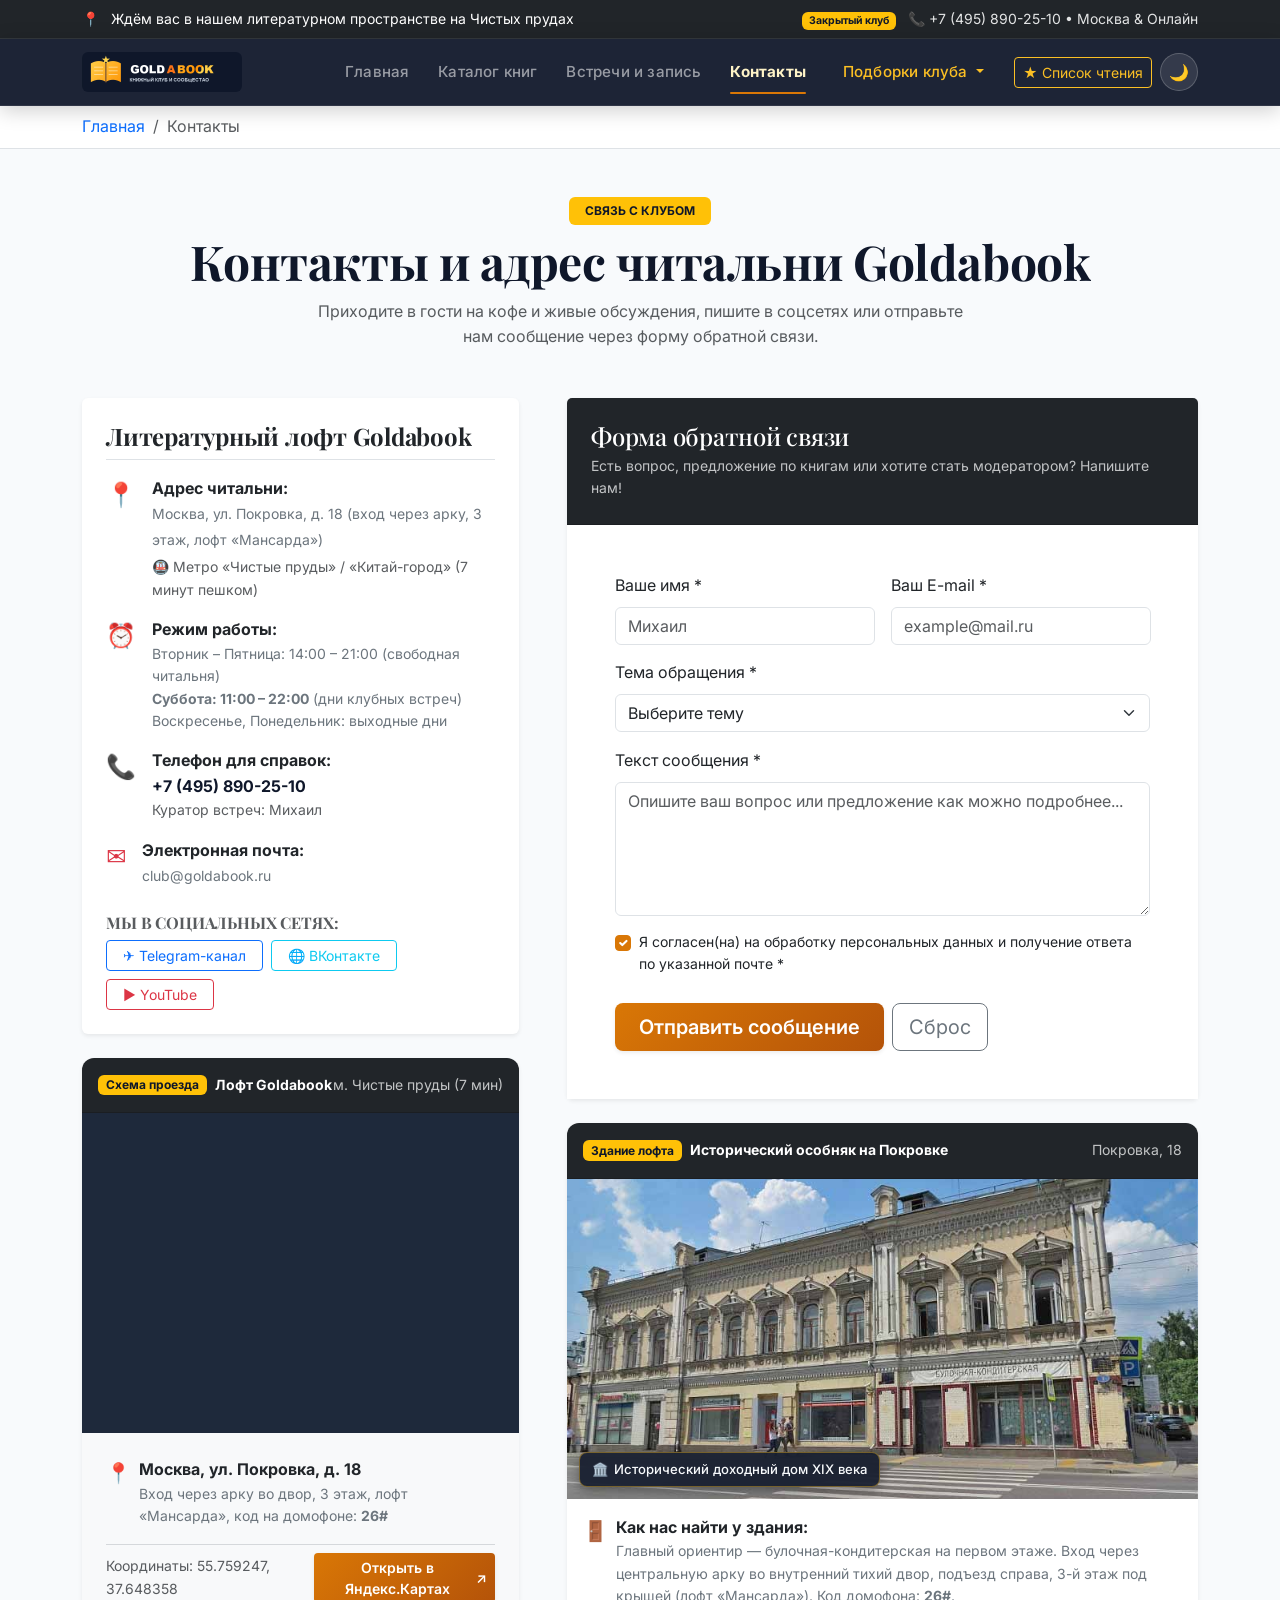
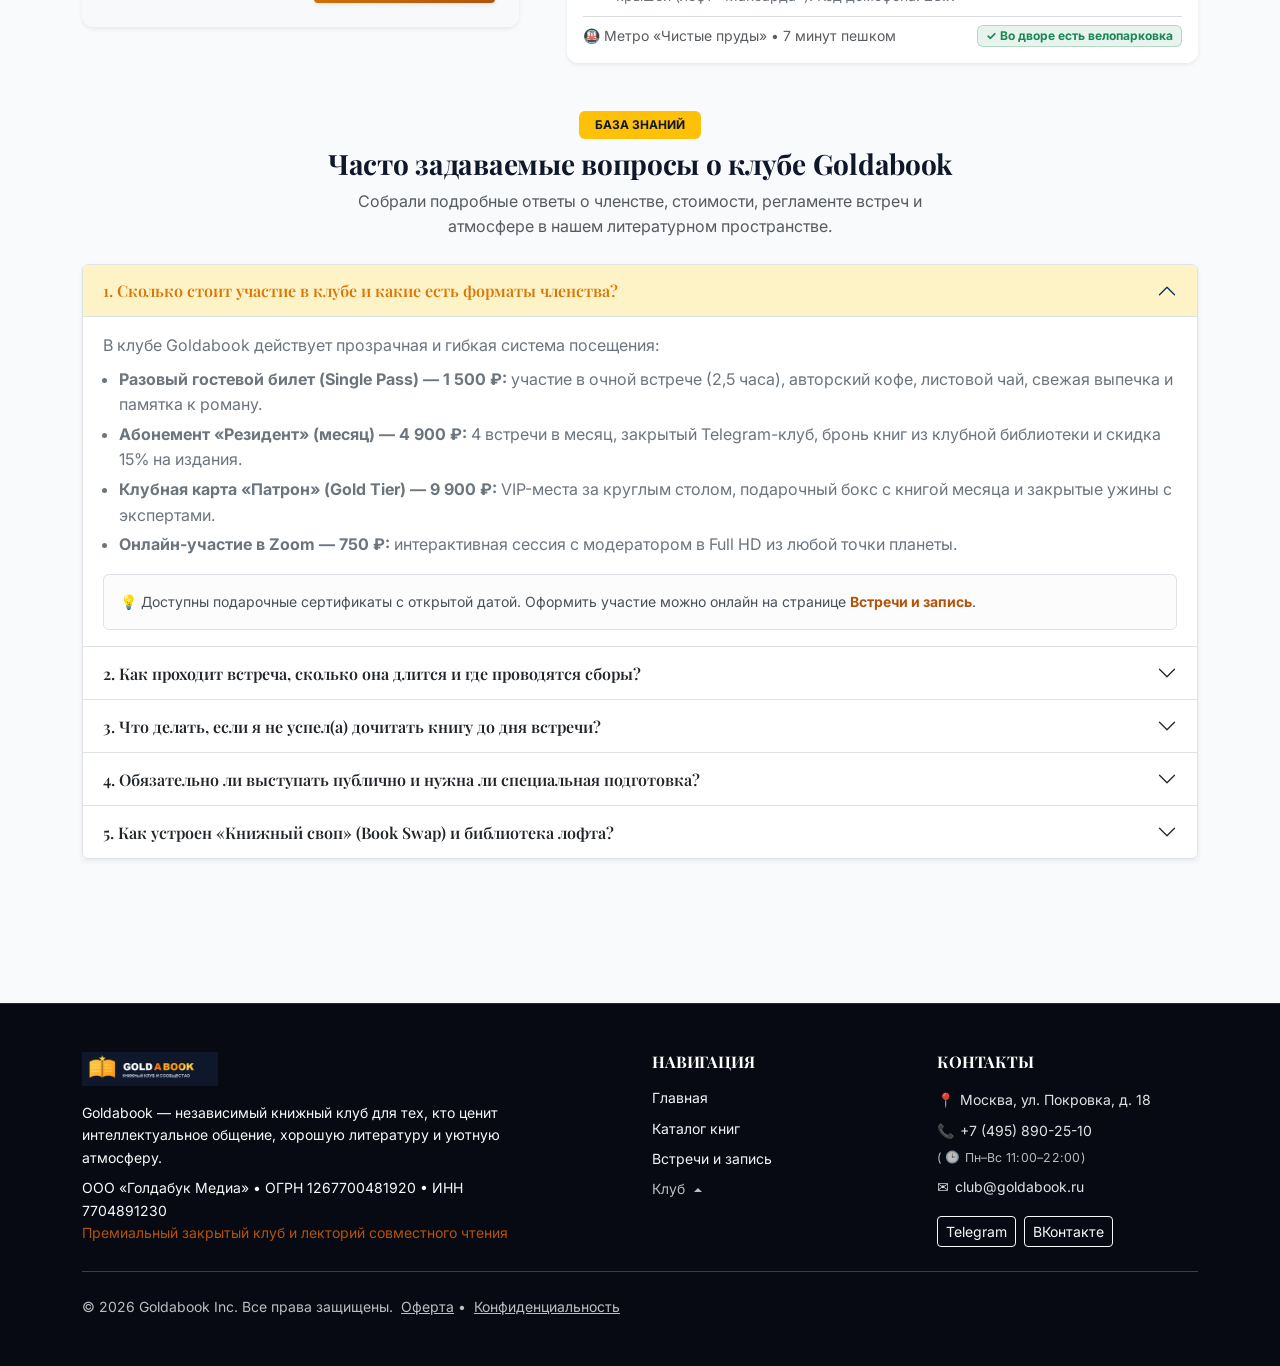
<file: contacts.html>
﻿<!DOCTYPE html>
<html lang="ru">
<head>
  <meta charset="UTF-8">
  <meta name="viewport" content="width=device-width, initial-scale=1.0">
  <meta name="color-scheme" content="light dark">
  <!-- Предотвращение белой вспышки (Anti-FOUC): мгновенная установка темы ДО рендеринга стилей -->
  <script>
    (function() {
      try {
        var t = localStorage.getItem('goldabook-theme') || 
          (window.matchMedia('(prefers-color-scheme: dark)').matches ? 'dark' : 'light');
        document.documentElement.setAttribute('data-bs-theme', t);
      } catch(e) {}
    })();
  </script>
  <meta name="description" content="Контакты книжного клуба Goldabook в Москве: адрес лофта на Покровке, социальные сети, телефон, часы работы и форма обратной связи.">
  <meta name="author" content="Goldabook Inc.">
  <title>Контакты — Goldabook | Адрес, соцсети и обратная связь</title>

  <!-- Локальное подключение Bootstrap -->
  <link rel="stylesheet" href="vendor/bootstrap/css/bootstrap.min.css">
  
  <!-- Собственные стили -->
  <link rel="stylesheet" href="css/custom.css">
</head>
<body>
  <!-- Полоса прогресса прокрутки -->
  <div id="scroll-progress-bar" class="scroll-progress-bar" aria-hidden="true"></div>
  <!-- Доступность: переход к контенту -->
  <a href="#main-content" class="skip-link">Перейти к контактной информации</a>

  <!-- Верхняя строка (Хедер) -->
  <header class="bg-dark text-white py-2 border-bottom border-secondary border-opacity-25 small">
    <div class="container">
      <div class="row align-items-center g-2">
        <div class="col-12 col-md-7 text-center text-md-start">
          <span class="text-warning me-2">📍</span>
          <span>Ждём вас в нашем литературном пространстве на Чистых прудах</span>
        </div>
        <div class="col-12 col-md-5 text-center text-md-end">
          <span class="badge bg-warning text-dark me-2">Закрытый клуб</span>
          <a href="contacts.html" class="topbar-contact-link" title="Перейти на страницу контактов">📞 +7 (495) 890-25-10 • Москва &amp; Онлайн</a>
        </div>
      </div>
    </div>
  </header>

  <!-- Навигационная панель -->
  <nav class="navbar navbar-expand-lg navbar-dark bg-dark sticky-top" aria-label="Основная навигация">
    <div class="container">
      <a class="navbar-brand d-flex align-items-center gap-2" href="index.html">
        <img src="images/logo.jpg" alt="Логотип книжного клуба Goldabook" height="38">
      </a>
      
      <button 
        class="navbar-toggler" 
        type="button" 
        data-bs-toggle="collapse" 
        data-bs-target="#mainNavbar" 
        aria-controls="mainNavbar" 
        aria-expanded="false" 
        aria-label="Переключить навигацию"
      >
        <span class="navbar-toggler-icon"></span>
      </button>

      <div class="collapse navbar-collapse" id="mainNavbar">
        <ul class="navbar-nav ms-auto mb-2 mb-lg-0 align-items-lg-center">
          <li class="nav-item">
            <a class="nav-link" href="index.html">Главная</a>
          </li>
          <li class="nav-item">
            <a class="nav-link" href="catalog.html">Каталог книг</a>
          </li>
          
          <li class="nav-item">
            <a class="nav-link" href="order.html">Встречи и запись</a>
          </li>
          <li class="nav-item">
            <a class="nav-link active" aria-current="page" href="contacts.html">Контакты</a>
          </li>
          <li class="nav-item dropdown ms-lg-2">
            <a 
              class="nav-link dropdown-toggle btn btn-sm btn-outline-warning px-3 py-1 mt-2 mt-lg-0" 
              href="#" 
              id="navbarDropdown" 
              role="button" 
              data-bs-toggle="dropdown" 
              aria-expanded="false"
            >
              Подборки клуба
            </a>
            <ul class="dropdown-menu dropdown-menu-end shadow" aria-labelledby="navbarDropdown">
              <li><a class="dropdown-item" href="catalog.html">Каталог произведений</a></li>
              <li><a class="dropdown-item" href="order.html">Расписание встреч</a></li>
              <li><hr class="dropdown-divider"></li>
              <li><a class="dropdown-item" href="#feedback-form">Написать кураторам</a></li>
            </ul>
          </li>
          <li class="nav-item ms-lg-3 mt-2 mt-lg-0 d-flex align-items-center gap-2">
            <button class="btn btn-sm btn-outline-warning bookmarks-btn position-relative px-2 py-1" type="button" aria-label="Список чтения" title="Ваш список чтения">
              ★ <span class="d-none d-xl-inline">Список чтения</span>
              <span class="bookmarks-badge" style="display: none;">0</span>
            </button>
            <button class="theme-toggle-btn" type="button" aria-label="Переключить тему оформления" title="Светлая/Тёмная тема">
              🌙
            </button>
          </li>
        </ul>
      </div>
    </div>
  </nav>

  <!-- Хлебные крошки (Breadcrumb) -->
  <nav aria-label="breadcrumb" class="bg-white border-bottom py-2">
    <div class="container">
      <ol class="breadcrumb mb-0 small">
        <li class="breadcrumb-item"><a href="index.html" class="text-decoration-none">Главная</a></li>
        <li class="breadcrumb-item active" aria-current="page">Контакты</li>
      </ol>
    </div>
  </nav>

  <!-- Основной контент страницы Контакты -->
  <main id="main-content" class="container my-4 my-md-5">

    <div class="text-center mb-5">
      <span class="badge bg-warning text-dark px-3 py-2 text-uppercase mb-2">Связь с клубом</span>
      <h1 class="display-5 fw-bold mb-2">Контакты и адрес читальни Goldabook</h1>
      <p class="text-muted col-lg-7 mx-auto">
        Приходите в гости на кофе и живые обсуждения, пишите в соцсетях или отправьте нам сообщение через форму обратной связи.
      </p>
    </div>

    <!-- Основная сетка: Инфо-блок слева, форма обратной связи справа -->
    <div class="row g-5 align-items-start mb-5">
      
      <!-- Колонка 1: Контактные реквизиты и соцсети -->
      <div class="col-12 col-lg-5">
        
        <div class="card shadow-sm border-0 p-4 bg-white mb-4">
          <h2 class="h4 fw-bold mb-3 border-bottom pb-2">Литературный лофт Goldabook</h2>
          
          <div class="d-flex align-items-start gap-3 mb-3">
            <span class="fs-4 text-warning">📍</span>
            <div>
              <strong class="d-block">Адрес читальни:</strong>
              <span class="text-secondary small">Москва, ул. Покровка, д. 18 (вход через арку, 3 этаж, лофт «Мансарда»)</span>
              <div class="small text-muted mt-1">🚇 Метро «Чистые пруды» / «Китай-город» (7 минут пешком)</div>
            </div>
          </div>

          <div class="d-flex align-items-start gap-3 mb-3">
            <span class="fs-4 text-primary">⏰</span>
            <div>
              <strong class="d-block">Режим работы:</strong>
              <div class="text-secondary small">Вторник – Пятница: 14:00 – 21:00 (свободная читальня)</div>
              <div class="text-secondary small"><strong>Суббота: 11:00 – 22:00</strong> (дни клубных встреч)</div>
              <div class="text-secondary small">Воскресенье, Понедельник: выходные дни</div>
            </div>
          </div>

          <div class="d-flex align-items-start gap-3 mb-3">
            <span class="fs-4 text-success">📞</span>
            <div>
              <strong class="d-block">Телефон для справок:</strong>
              <a href="tel:+74958902510" class="text-decoration-none fw-bold book-title-link">+7 (495) 890-25-10</a>
              <div class="small text-muted">Куратор встреч: Михаил</div>
            </div>
          </div>

          <div class="d-flex align-items-start gap-3 mb-4">
            <span class="fs-4 text-danger">✉️</span>
            <div>
              <strong class="d-block">Электронная почта:</strong>
              <a href="mailto:club@goldabook.ru" class="text-decoration-none text-secondary small">club@goldabook.ru</a>
            </div>
          </div>

          <h3 class="h6 fw-bold text-uppercase text-muted mb-2">Мы в социальных сетях:</h3>
          <div class="d-flex flex-wrap gap-2">
            <a href="https://telegram.org" target="_blank" rel="noopener" class="btn btn-sm btn-outline-primary px-3">
              ✈️ Telegram-канал
            </a>
            <a href="https://vk.com" target="_blank" rel="noopener" class="btn btn-sm btn-outline-info px-3">
              🌐 ВКонтакте
            </a>
            <a href="https://youtube.com" target="_blank" rel="noopener" class="btn btn-sm btn-outline-danger px-3">
              ▶️ YouTube
            </a>
          </div>

        </div>

        <!-- Интерактивная схема проезда с Яндекс.Картой -->
        <div class="card shadow-sm border-0 contacts-map-card overflow-hidden">
          <div class="card-header bg-dark text-white p-3 d-flex justify-content-between align-items-center">
            <div class="d-flex align-items-center gap-2">
              <span class="badge bg-warning text-dark">Схема проезда</span>
              <strong class="small text-white">Лофт Goldabook</strong>
            </div>
            <small class="text-light text-opacity-75">м. Чистые пруды (7 мин)</small>
          </div>

          <!-- Контейнер карты с заглушкой загрузки -->
          <div class="contacts-map-wrapper position-relative">
            <!-- Блок-заглушка (отображается пока грузится интерактивная карта) -->
            <div class="contacts-map-placeholder d-flex flex-column align-items-center justify-content-center text-center p-4" id="map-placeholder">
              <div class="spinner-border text-warning mb-2" role="status" style="width: 2.2rem; height: 2.2rem;">
                <span class="visually-hidden">Загрузка карты...</span>
              </div>
              <strong class="text-white small mb-1">Загрузка Яндекс.Карт...</strong>
              <p class="text-white-50 small mb-0">Москва, ул. Покровка, д. 18</p>
            </div>

            <!-- Адаптивный фрейм Яндекс.Карт с меткой на адресе лофта -->
            <iframe 
              id="yandex-map-iframe"
              class="contacts-map-iframe"
              src="https://yandex.ru/map-widget/v1/?ll=37.648358%2C55.759247&z=16&pt=37.648358,55.759247,pm2gdm" 
              width="100%" 
              height="320" 
              frameborder="0" 
              allowfullscreen="true"
              loading="lazy"
              title="Интерактивная карта: Москва, ул. Покровка, д. 18"
              onload="document.getElementById('map-placeholder')?.classList.add('is-hidden');">
            </iframe>
          </div>

          <!-- Под картой: дублирование адреса и кнопка перехода в Яндекс.Карты -->
          <div class="card-body p-3 p-md-4 bg-body-tertiary">
            <div class="d-flex align-items-start gap-2 mb-3">
              <span class="text-warning fs-5 flex-shrink-0">📍</span>
              <div>
                <strong class="d-block text-body">Москва, ул. Покровка, д. 18</strong>
                <p class="text-secondary small mb-0">Вход через арку во двор, 3 этаж, лофт «Мансарда», код на домофоне: <strong>26#</strong></p>
              </div>
            </div>
            <div class="pt-2 border-top border-secondary border-opacity-25 d-flex flex-column flex-sm-row justify-content-between align-items-sm-center gap-2">
              <span class="text-muted small">Координаты: 55.759247, 37.648358</span>
              <a href="https://yandex.ru/maps/?text=Москва,+ул.+Покровка,+д.+18" target="_blank" rel="noopener noreferrer" class="btn btn-gold btn-sm d-inline-flex align-items-center justify-content-center gap-1 shadow-sm">
                <span>Открыть в Яндекс.Картах</span>
                <span aria-hidden="true">&nearr;</span>
              </a>
            </div>
          </div>
        </div>

      </div>

      <!-- Колонка 2: Форма обратной связи (Bootstrap Form) -->
      <div class="col-12 col-lg-7" id="feedback-form">
        <div class="card shadow-sm border-0">
          <div class="card-header bg-dark text-white p-3 p-md-4">
            <h2 class="h4 mb-1">Форма обратной связи</h2>
            <p class="small text-light opacity-75 mb-0">Есть вопрос, предложение по книгам или хотите стать модератором? Напишите нам!</p>
          </div>
          <div class="card-body p-4 p-md-5 bg-white">
            
            <form action="contacts.html" method="post">
              
              <div class="row g-3">
                <div class="col-12 col-md-6">
                  <label for="contact-name" class="form-label">Ваше имя *</label>
                  <input type="text" class="form-control" id="contact-name" name="name" placeholder="Михаил" required>
                </div>

                <div class="col-12 col-md-6">
                  <label for="contact-email" class="form-label">Ваш E-mail *</label>
                  <input type="email" class="form-control" id="contact-email" name="email" placeholder="example@mail.ru" required>
                </div>

                <div class="col-12">
                  <label for="contact-subject" class="form-label">Тема обращения *</label>
                  <select class="form-select" id="contact-subject" name="subject" required>
                    <option value="" disabled selected>Выберите тему</option>
                    <option value="join">Хочу вступить в книжный клуб Goldabook</option>
                    <option value="suggest-book">Предложить книгу для программы совместного чтения</option>
                    <option value="moderator">Хочу выступить спикером / модератором дискуссии</option>
                    <option value="partnership">Сотрудничество, издательства и книжные магазины</option>
                    <option value="other">Другой вопрос или отзыв</option>
                  </select>
                </div>

                <div class="col-12">
                  <label for="contact-message" class="form-label">Текст сообщения *</label>
                  <textarea 
                    class="form-control" 
                    id="contact-message" 
                    name="message" 
                    rows="5" 
                    placeholder="Опишите ваш вопрос или предложение как можно подробнее..." 
                    required
                  ></textarea>
                </div>

                <div class="col-12">
                  <div class="form-check">
                    <input class="form-check-input" type="checkbox" id="contact-agree" required checked>
                    <label class="form-check-label small" for="contact-agree">
                      Я согласен(на) на обработку персональных данных и получение ответа по указанной почте *
                    </label>
                  </div>
                </div>

                <div class="col-12 d-flex gap-2 pt-2">
                  <button type="submit" class="btn btn-gold btn-lg px-4 shadow-sm">
                    Отправить сообщение
                  </button>
                  <button type="reset" class="btn btn-outline-secondary btn-lg px-3">
                    Сброс
                  </button>
                </div>

              </div>

            </form>

          </div>
        </div>

        <!-- Фото здания читальни и ориентиры (Покровка, 18) -->
        <div class="card shadow-sm border-0 contacts-building-card overflow-hidden mt-4">
          <div class="card-header bg-dark text-white p-3 d-flex justify-content-between align-items-center">
            <div class="d-flex align-items-center gap-2">
              <span class="badge bg-warning text-dark">Здание лофта</span>
              <strong class="small text-white">Исторический особняк на Покровке</strong>
            </div>
            <small class="text-light text-opacity-75">Покровка, 18</small>
          </div>

          <div class="contacts-building-img-wrapper position-relative">
            <img 
              src="images/loft-building.jpg" 
              alt="Историческое здание книжного клуба Goldabook на ул. Покровка, 18" 
              class="contacts-building-img" 
              loading="lazy"
            >
            <div class="contacts-building-badge">
              <span aria-hidden="true">🏛️</span>
              <span>Исторический доходный дом XIX века</span>
            </div>
          </div>

          <div class="card-body p-3 bg-white">
            <div class="d-flex align-items-start gap-2 mb-2">
              <span class="text-warning fs-5 flex-shrink-0">🚪</span>
              <div>
                <strong class="d-block text-body">Как нас найти у здания:</strong>
                <p class="text-secondary small mb-0">
                  Главный ориентир — булочная-кондитерская на первом этаже. Вход через центральную арку во внутренний тихий двор, подъезд справа, 3-й этаж под крышей (лофт «Мансарда»). Код домофона: <strong>26#</strong>.
                </p>
              </div>
            </div>
            <div class="pt-2 border-top border-secondary border-opacity-25 d-flex flex-column flex-sm-row justify-content-between align-items-sm-center gap-2">
              <span class="text-muted small">🚇 Метро «Чистые пруды» • 7 минут пешком</span>
              <span class="badge bg-success bg-opacity-10 text-success border border-success border-opacity-25 px-2 py-1">
                ✓ Во дворе есть велопарковка
              </span>
            </div>
          </div>
        </div>

      </div>

    </div>

    <!-- Раздел часто задаваемых вопросов (Bootstrap Accordion) -->
    <section class="my-5" id="faq" aria-labelledby="faq-general-title">
      <div class="text-center mb-4">
        <span class="badge bg-warning text-dark px-3 py-2 text-uppercase mb-2">База знаний</span>
        <h2 id="faq-general-title" class="h3 fw-bold">Часто задаваемые вопросы о клубе Goldabook</h2>
        <p class="text-muted col-lg-7 mx-auto">
          Собрали подробные ответы о членстве, стоимости, регламенте встреч и атмосфере в нашем литературном пространстве.
        </p>
      </div>

      <div class="accordion shadow-sm" id="contactsFaqAccordion">
        
        <!-- Вопрос 1 -->
        <div class="accordion-item">
          <h3 class="accordion-header" id="faqHead1">
            <button 
              class="accordion-button fw-semibold" 
              type="button" 
              data-bs-toggle="collapse" 
              data-bs-target="#faqCollapse1" 
              aria-expanded="true" 
              aria-controls="faqCollapse1"
            >
              1. Сколько стоит участие в клубе и какие есть форматы членства?
            </button>
          </h3>
          <div id="faqCollapse1" class="accordion-collapse collapse show" aria-labelledby="faqHead1" data-bs-parent="#contactsFaqAccordion">
            <div class="accordion-body text-secondary">
              <p class="mb-2">В клубе Goldabook действует прозрачная и гибкая система посещения:</p>
              <ul class="mb-3 ps-3">
                <li class="mb-1"><strong>Разовый гостевой билет (Single Pass) — 1 500 ₽:</strong> участие в очной встрече (2,5 часа), авторский кофе, листовой чай, свежая выпечка и памятка к роману.</li>
                <li class="mb-1"><strong>Абонемент «Резидент» (месяц) — 4 900 ₽:</strong> 4 встречи в месяц, закрытый Telegram-клуб, бронь книг из клубной библиотеки и скидка 15% на издания.</li>
                <li class="mb-1"><strong>Клубная карта «Патрон» (Gold Tier) — 9 900 ₽:</strong> VIP-места за круглым столом, подарочный бокс с книгой месяца и закрытые ужины с экспертами.</li>
                <li class="mb-0"><strong>Онлайн-участие в Zoom — 750 ₽:</strong> интерактивная сессия с модератором в Full HD из любой точки планеты.</li>
              </ul>
              <div class="alert alert-light border small mb-0">
                💡 Доступны подарочные сертификаты с открытой датой. Оформить участие можно онлайн на странице <a href="order.html" class="text-warning fw-bold text-decoration-none">Встречи и запись</a>.
              </div>
            </div>
          </div>
        </div>

        <!-- Вопрос 2 -->
        <div class="accordion-item">
          <h3 class="accordion-header" id="faqHead2">
            <button 
              class="accordion-button collapsed fw-semibold" 
              type="button" 
              data-bs-toggle="collapse" 
              data-bs-target="#faqCollapse2" 
              aria-expanded="false" 
              aria-controls="faqCollapse2"
            >
              2. Как проходит встреча, сколько она длится и где проводятся сборы?
            </button>
          </h3>
          <div id="faqCollapse2" class="accordion-collapse collapse" aria-labelledby="faqHead2" data-bs-parent="#contactsFaqAccordion">
            <div class="accordion-body text-secondary">
              <p class="mb-2">Каждая очная встреча длится <strong>2,5 часа</strong> в историческом лофте: <strong>Москва, ул. Покровка, д. 18</strong> (7 минут пешком от м. «Чистые пруды» / «Китай-город»):</p>
              <ol class="mb-2 ps-3">
                <li class="mb-1"><strong>Вводная часть (20 минут):</strong> сбор гостей, приветственный кофе/чай, знакомство и лекция модератора об авторе и историческом контексте эпохи.</li>
                <li class="mb-1"><strong>Основная дискуссия (70 минут):</strong> разбор ключевых конфликтов, моральных дилемм персонажей и скрытых смыслов по тезисному опроснику.</li>
                <li class="mb-1"><strong>Кофе-пауза и книжный своп (20 минут):</strong> свободный нетворкинг и обмен книгами из личных библиотек.</li>
                <li class="mb-0"><strong>Итоги и выбор книги (20 минут):</strong> формулирование личных инсайтов каждого участника и открытое голосование за произведение следующего месяца.</li>
              </ol>
              <p class="small text-muted mb-0">Для резидентов из других городов каждую вторую субботу проводится интерактивная Zoom-трансляция со студийным звуком модератора.</p>
            </div>
          </div>
        </div>

        <!-- Вопрос 3 -->
        <div class="accordion-item">
          <h3 class="accordion-header" id="faqHead3">
            <button 
              class="accordion-button collapsed fw-semibold" 
              type="button" 
              data-bs-toggle="collapse" 
              data-bs-target="#faqCollapse3" 
              aria-expanded="false" 
              aria-controls="faqCollapse3"
            >
              3. Что делать, если я не успел(а) дочитать книгу до дня встречи?
            </button>
          </h3>
          <div id="faqCollapse3" class="accordion-collapse collapse" aria-labelledby="faqHead3" data-bs-parent="#contactsFaqAccordion">
            <div class="accordion-body text-secondary">
              <p class="mb-2">
                Приходите обязательно! По статистике около <strong>25–30% участников</strong> приходят, прочитав книгу частично (например, первую треть или половину). 
              </p>
              <p class="mb-2">
                Благодаря вводному слову модератора вы легко сориентируетесь в сюжете и сможете полноценно дискутировать о стилистике автора, затронутых проблемах и характерах персонажей.
              </p>
              <p class="small text-muted mb-0">
                <em>Политика по спойлерам:</em> первая часть беседы строится строго без спойлеров финала. Разбор кульминации проходит во второй части встречи после предупреждения модератора.
              </p>
            </div>
          </div>
        </div>

        <!-- Вопрос 4 -->
        <div class="accordion-item">
          <h3 class="accordion-header" id="faqHead4">
            <button 
              class="accordion-button collapsed fw-semibold" 
              type="button" 
              data-bs-toggle="collapse" 
              data-bs-target="#faqCollapse4" 
              aria-expanded="false" 
              aria-controls="faqCollapse4"
            >
              4. Обязательно ли выступать публично и нужна ли специальная подготовка?
            </button>
          </h3>
          <div id="faqCollapse4" class="accordion-collapse collapse" aria-labelledby="faqHead4" data-bs-parent="#contactsFaqAccordion">
            <div class="accordion-body text-secondary">
              <p class="mb-2">
                <strong>Никакого принуждения и академических экзаменов!</strong> Более 85% резидентов Goldabook — это IT-специалисты, предприниматели, дизайнеры, юристы, врачи и студенты.
              </p>
              <p class="mb-2">
                Клуб создан для живого человеческого общения, обмена жизненным опытом и обсуждения глубоких смыслов, а не для академических споров. Модератор всегда объясняет термины простым и увлекательным языком.
              </p>
              <p class="mb-0">
                Интроверты могут провести встречу в комфортном формате «слушателя»: пить кофе в мягком кресле и делать заметки, включаясь в диалог только тогда, когда сами захотят высказаться.
              </p>
            </div>
          </div>
        </div>

        <!-- Вопрос 5 -->
        <div class="accordion-item">
          <h3 class="accordion-header" id="faqHead5">
            <button 
              class="accordion-button collapsed fw-semibold" 
              type="button" 
              data-bs-toggle="collapse" 
              data-bs-target="#faqCollapse5" 
              aria-expanded="false" 
              aria-controls="faqCollapse5"
            >
              5. Как устроен «Книжный своп» (Book Swap) и библиотека лофта?
            </button>
          </h3>
          <div id="faqCollapse5" class="accordion-collapse collapse" aria-labelledby="faqHead5" data-bs-parent="#contactsFaqAccordion">
            <div class="accordion-body text-secondary">
              <p class="mb-2">
                В нашем лофте на Покровке собрано более <strong>1 200 коллекционных томов</strong> классической и современной прозы. 
              </p>
              <ul class="mb-0 ps-3">
                <li class="mb-1"><strong>Абонементная библиотека:</strong> резиденты клуба могут бесплатно брать до 2 изданий на дом на срок до 30 календарных дней.</li>
                <li class="mb-0"><strong>Свободный книжный своп:</strong> на любую субботнюю встречу вы можете принести до 3 прочитанных книг из своей домашней библиотеки в хорошем состоянии и обменять их на любые понравившиеся книги других резидентов навсегда.</li>
              </ul>
            </div>
          </div>
        </div>

      </div>
    </section>

  </main>

  <!-- Модальное окно быстрой заявки -->
  <div 
    class="modal fade" 
    id="quickOrderModal" 
    tabindex="-1" 
    aria-labelledby="quickOrderModalLabel" 
    aria-hidden="true"
  >
    <div class="modal-dialog modal-dialog-centered">
      <div class="modal-content shadow">
        <div class="modal-header bg-dark text-white">
          <h2 class="modal-title h5" id="quickOrderModalLabel">Быстрая запись в клуб Goldabook</h2>
          <button type="button" class="btn-close btn-close-white" data-bs-dismiss="modal" aria-label="Закрыть"></button>
        </div>
        <div class="modal-body p-4">
          <div class="alert alert-info py-2 small" role="alert">
            Оставьте контакты, и мы свяжемся с вами в течение рабочего дня.
          </div>
          <form action="contacts.html" method="get">
            <div class="mb-3">
              <label for="cmodal-name" class="form-label">Ваше имя *</label>
              <input type="text" class="form-control" id="cmodal-name" name="name" required>
            </div>
            <div class="mb-3">
              <label for="cmodal-phone" class="form-label">Телефон *</label>
              <div class="input-group">
                <span class="input-group-text">+7</span>
                <input type="tel" class="form-control" id="cmodal-phone" name="phone" required>
              </div>
            </div>
            <div class="form-check mb-3">
              <input class="form-check-input" type="checkbox" id="cmodal-agree" required checked>
              <label class="form-check-label small" for="cmodal-agree">
                Согласен(на) на обработку персональных данных
              </label>
            </div>
            <div class="d-flex justify-content-end gap-2">
              <button type="button" class="btn btn-secondary" data-bs-dismiss="modal">Отмена</button>
              <button type="submit" class="btn btn-gold">Отправить</button>
            </div>
          </form>
        </div>
      </div>
    </div>
  </div>

  <!-- Подвал сайта -->
  <footer class="py-5 mt-5">
    <div class="container">
            <div class="row g-4 justify-content-between align-items-start">
        <div class="col-12 col-md-5">
          <img src="images/logo.jpg" alt="Goldabook" height="34" class="mb-3">
          <p class="small text-light text-opacity-90 mb-2">
            Goldabook — независимый книжный клуб для тех, кто ценит интеллектуальное общение, хорошую литературу и уютную атмосферу.
          </p>
          <p class="small text-light text-opacity-90 mb-0">
            ООО «Голдабук Медиа» • ОГРН 1267700481920 • ИНН 7704891230<br>
            <span class="text-warning">Премиальный закрытый клуб и лекторий совместного чтения</span>
          </p>
        </div>
        <div class="col-6 col-md-3 offset-lg-1">
          <h3 class="h6 text-white text-uppercase fw-bold mb-3">Навигация</h3>
          <ul class="list-unstyled small mb-0">
            <li class="mb-2"><a href="index.html">Главная</a></li>
            <li class="mb-2"><a href="catalog.html">Каталог книг</a></li>
            <li class="mb-2"><a href="order.html">Встречи и запись</a></li>
            <li class="mb-2 dropup">
              <a class="dropdown-toggle text-decoration-none footer-club-toggle" href="#" role="button" id="footerClubDropdown" data-bs-toggle="dropdown" aria-expanded="false" title="Подборки клуба">
                Клуб
              </a>
              <ul class="dropdown-menu dropdown-menu-dark footer-club-menu shadow" aria-labelledby="footerClubDropdown">
                <li><h6 class="dropdown-header text-warning fw-bold">Подборки клуба</h6></li>
                <li><a class="dropdown-item" href="catalog.html?genre=classic">Золотая классика</a></li>
                <li><a class="dropdown-item" href="catalog.html?genre=scifi">Научная фантастика</a></li>
                <li><a class="dropdown-item" href="catalog.html?genre=dystopia">Антиутопии</a></li>
                <li><hr class="dropdown-divider"></li>
                <li><a class="dropdown-item" href="order.html">Расписание встреч</a></li>
                <li><a class="dropdown-item" href="#" data-bs-toggle="modal" data-bs-target="#quickOrderModal">Быстрая запись в клуб</a></li>
              </ul>
            </li>
          </ul>
        </div>
        <div class="col-12 col-md-3">
          <h3 class="h6 text-uppercase fw-bold mb-3">
            <a href="contacts.html" class="footer-contact-title" title="Перейти на страницу контактов">Контакты</a>
          </h3>
          <ul class="list-unstyled small mb-3">
            <li class="mb-1">
              <a href="contacts.html" class="footer-contact-link" title="Перейти на страницу контактов (адрес лофта)">
                <span>📍</span>
                <span>Москва, ул. Покровка, д. 18</span>
              </a>
            </li>
            <li class="mb-1">
              <a href="contacts.html" class="footer-contact-link" title="Перейти на страницу контактов (телефон и часы работы)">
                <span>📞</span>
                <span>+7 (495) 890-25-10</span>
                <span class="footer-work-hours">(<span class="footer-time-icon" aria-hidden="true">🕒</span> Пн–Вс 11:00–22:00)</span>
              </a>
            </li>
            <li class="mb-1">
              <a href="contacts.html" class="footer-contact-link" title="Перейти на страницу контактов (электронная почта)">
                <span>✉️</span>
                <span>club@goldabook.ru</span>
              </a>
            </li>
          </ul>
          <div class="d-flex gap-2">
            <a href="https://telegram.org" class="btn btn-outline-light btn-sm" target="_blank" rel="noopener">Telegram</a>
            <a href="https://vk.com" class="btn btn-outline-light btn-sm" target="_blank" rel="noopener">ВКонтакте</a>
          </div>
        </div>
      </div>
      <div class="pt-4 mt-4 border-top border-secondary border-opacity-50 d-flex flex-column flex-sm-row justify-content-between align-items-center small text-light text-opacity-75">
        <p class="mb-0">&copy; 2026 Goldabook Inc. Все права защищены. <a href="order.html" class="text-light text-opacity-75 text-decoration-underline ms-1">Оферта</a> • <a href="contacts.html" class="text-light text-opacity-75 text-decoration-underline ms-1">Конфиденциальность</a></p>
        
      </div>
    </div>
  </footer>

  <!-- Локальный Bootstrap Bundle JS -->
  <script src="vendor/bootstrap/js/bootstrap.bundle.min.js"></script>
  <script src="js/app.js"></script>

  <!-- Кнопка «Наверх» с бумажным самолётиком -->
  <button class="back-to-top-btn" type="button" aria-label="Вернуться наверх страницы" title="Наверх">
    <svg width="24" height="24" viewBox="0 0 24 24" fill="none" class="plane-icon" aria-hidden="true">
      <path d="M12 2L3 21L12 17Z" fill="rgba(255, 255, 255, 0.45)" stroke="#ffffff" stroke-width="1.8" stroke-linejoin="round"></path>
      <path d="M12 2L21 21L12 17Z" fill="#ffffff" stroke="#ffffff" stroke-width="1.8" stroke-linejoin="round"></path>
      <path d="M12 2V17" stroke="#ffffff" stroke-width="1.8" stroke-linecap="round"></path>
    </svg>
  </button>
</body>
</html>
</file>
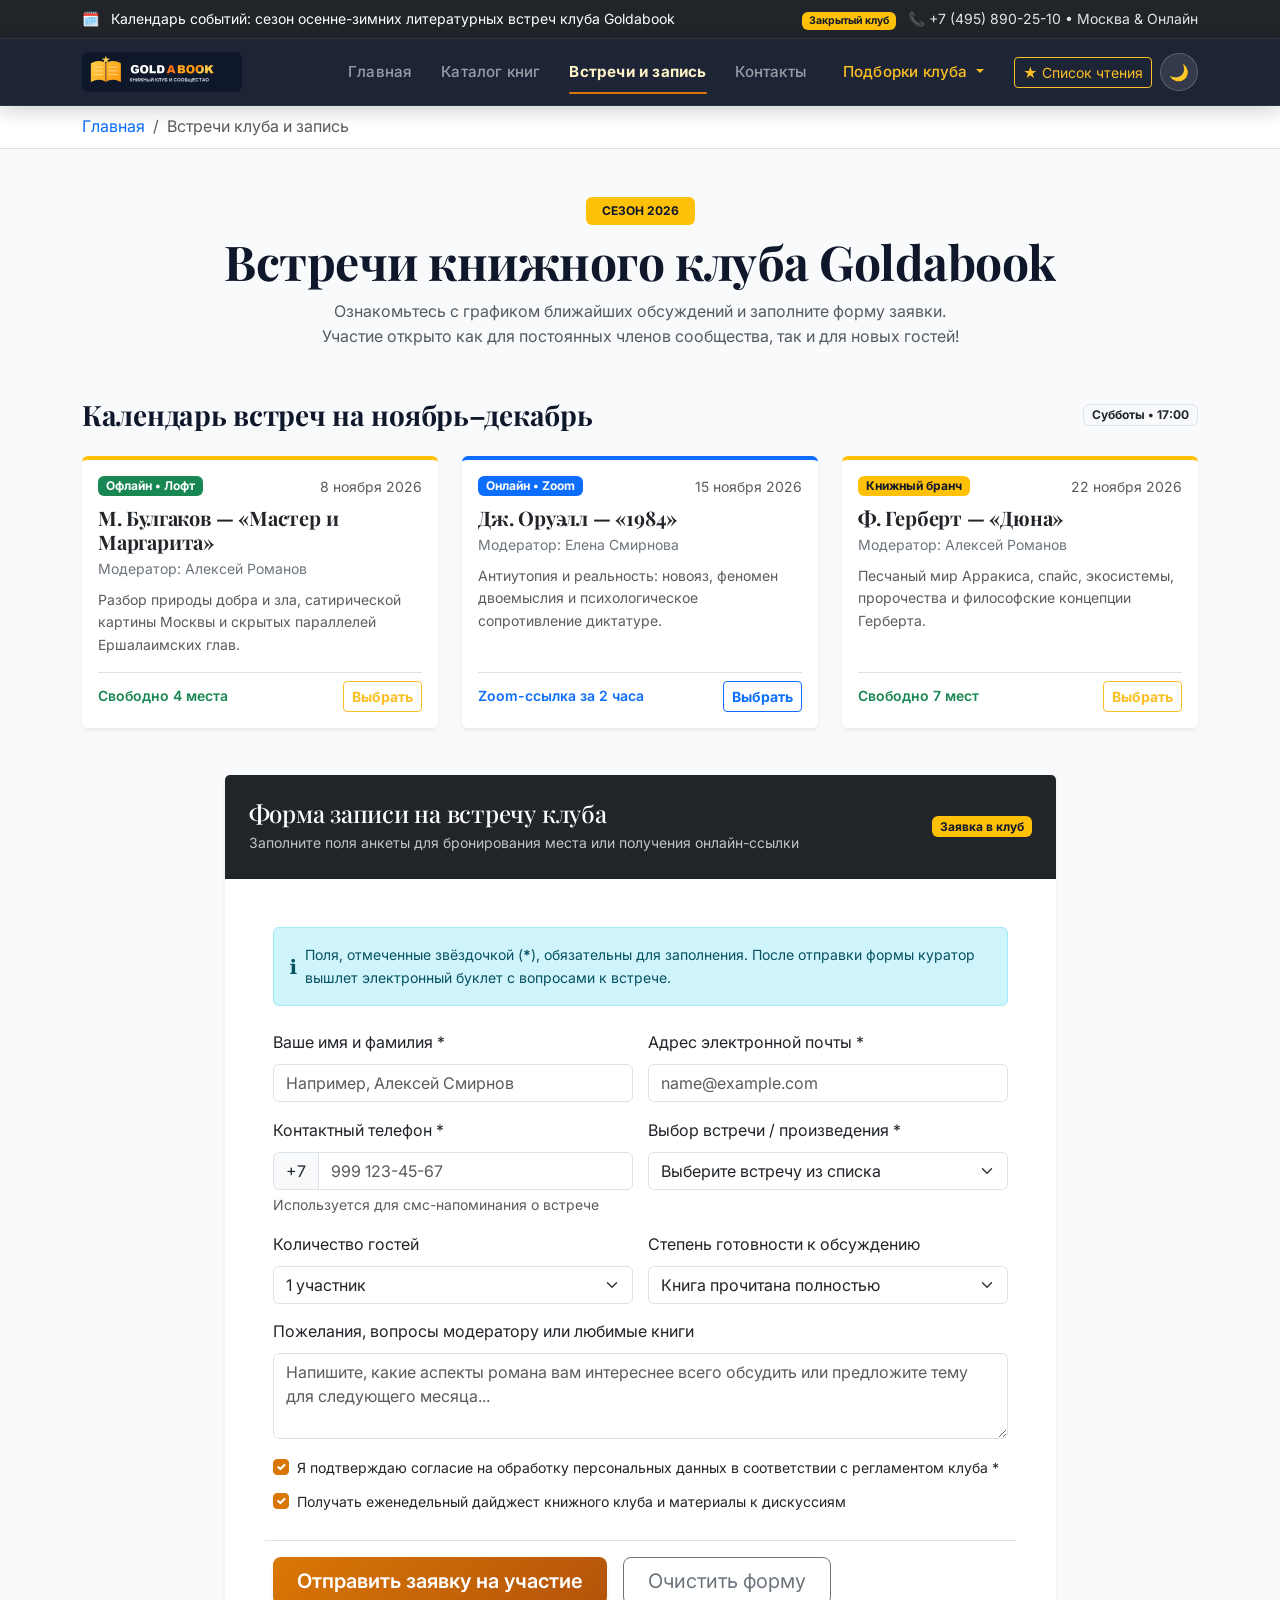
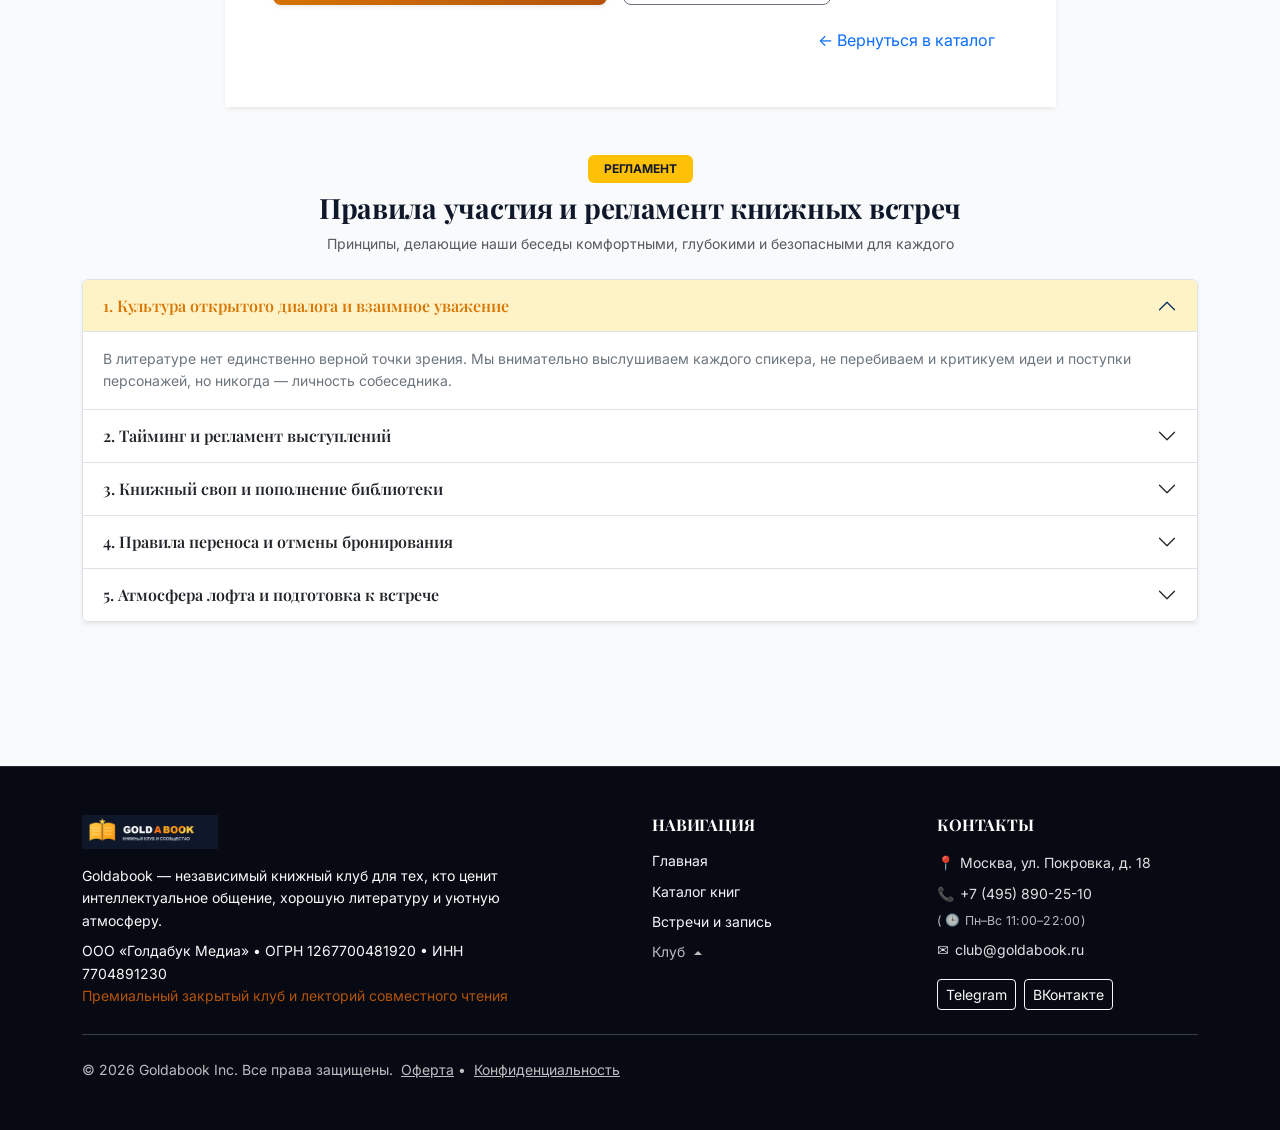
<file: order.html>
﻿<!DOCTYPE html>
<html lang="ru">
<head>
  <meta charset="UTF-8">
  <meta name="viewport" content="width=device-width, initial-scale=1.0">
  <meta name="color-scheme" content="light dark">
  <!-- Предотвращение белой вспышки (Anti-FOUC): мгновенная установка темы ДО рендеринга стилей -->
  <script>
    (function() {
      try {
        var t = localStorage.getItem('goldabook-theme') || 
          (window.matchMedia('(prefers-color-scheme: dark)').matches ? 'dark' : 'light');
        document.documentElement.setAttribute('data-bs-theme', t);
      } catch(e) {}
    })();
  </script>
  <meta name="description" content="Расписание встреч книжного клуба Goldabook и форма онлайн-записи на литературные обсуждения, книжные бранчи и видеоконференции.">
  <meta name="author" content="Goldabook Inc.">
  <title>Встречи клуба и запись на мероприятие — Goldabook</title>

  <!-- Локальное подключение Bootstrap -->
  <link rel="stylesheet" href="vendor/bootstrap/css/bootstrap.min.css">
  
  <!-- Собственные стили -->
  <link rel="stylesheet" href="css/custom.css">
</head>
<body>
  <!-- Полоса прогресса прокрутки -->
  <div id="scroll-progress-bar" class="scroll-progress-bar" aria-hidden="true"></div>
  <!-- Доступность: переход к контенту -->
  <a href="#main-content" class="skip-link">Перейти к расписанию и форме записи</a>

  <!-- Хедер -->
  <header class="bg-dark text-white py-2 border-bottom border-secondary border-opacity-25 small">
    <div class="container">
      <div class="row align-items-center g-2">
        <div class="col-12 col-md-7 text-center text-md-start">
          <span class="text-warning me-2">🗓️</span>
          <span>Календарь событий: сезон осенне-зимних литературных встреч клуба Goldabook</span>
        </div>
        <div class="col-12 col-md-5 text-center text-md-end">
          <span class="badge bg-warning text-dark me-2">Закрытый клуб</span>
          <a href="contacts.html" class="topbar-contact-link" title="Перейти на страницу контактов">📞 +7 (495) 890-25-10 • Москва &amp; Онлайн</a>
        </div>
      </div>
    </div>
  </header>

  <!-- Навигационная панель -->
  <nav class="navbar navbar-expand-lg navbar-dark bg-dark sticky-top" aria-label="Основная навигация">
    <div class="container">
      <a class="navbar-brand d-flex align-items-center gap-2" href="index.html">
        <img src="images/logo.jpg" alt="Логотип книжного клуба Goldabook" height="38">
      </a>
      
      <button 
        class="navbar-toggler" 
        type="button" 
        data-bs-toggle="collapse" 
        data-bs-target="#mainNavbar" 
        aria-controls="mainNavbar" 
        aria-expanded="false" 
        aria-label="Переключить навигацию"
      >
        <span class="navbar-toggler-icon"></span>
      </button>

      <div class="collapse navbar-collapse" id="mainNavbar">
        <ul class="navbar-nav ms-auto mb-2 mb-lg-0 align-items-lg-center">
          <li class="nav-item">
            <a class="nav-link" href="index.html">Главная</a>
          </li>
          <li class="nav-item">
            <a class="nav-link" href="catalog.html">Каталог книг</a>
          </li>
          
          <li class="nav-item">
            <a class="nav-link active" aria-current="page" href="order.html">Встречи и запись</a>
          </li>
          <li class="nav-item">
            <a class="nav-link" href="contacts.html">Контакты</a>
          </li>
          <li class="nav-item dropdown ms-lg-2">
            <a 
              class="nav-link dropdown-toggle btn btn-sm btn-outline-warning px-3 py-1 mt-2 mt-lg-0" 
              href="#" 
              id="navbarDropdown" 
              role="button" 
              data-bs-toggle="dropdown" 
              aria-expanded="false"
            >
              Подборки клуба
            </a>
            <ul class="dropdown-menu dropdown-menu-end shadow" aria-labelledby="navbarDropdown">
              <li><a class="dropdown-item" href="catalog.html">Каталог произведений</a></li>
              <li><a class="dropdown-item" href="catalog.html?genre=classic">Золотая классика</a></li>
              <li><hr class="dropdown-divider"></li>
              <li><a class="dropdown-item" href="#schedule-section">Расписание встреч</a></li>
              <li><a class="dropdown-item" href="#form-section">Заполнить анкету участника</a></li>
            </ul>
          </li>
          <li class="nav-item ms-lg-3 mt-2 mt-lg-0 d-flex align-items-center gap-2">
            <button class="btn btn-sm btn-outline-warning bookmarks-btn position-relative px-2 py-1" type="button" aria-label="Список чтения" title="Ваш список чтения">
              ★ <span class="d-none d-xl-inline">Список чтения</span>
              <span class="bookmarks-badge" style="display: none;">0</span>
            </button>
            <button class="theme-toggle-btn" type="button" aria-label="Переключить тему оформления" title="Светлая/Тёмная тема">
              🌙
            </button>
          </li>
        </ul>
      </div>
    </div>
  </nav>

  <!-- Хлебные крошки -->
  <nav aria-label="breadcrumb" class="bg-white border-bottom py-2">
    <div class="container">
      <ol class="breadcrumb mb-0 small">
        <li class="breadcrumb-item"><a href="index.html" class="text-decoration-none">Главная</a></li>
        <li class="breadcrumb-item active" aria-current="page">Встречи клуба и запись</li>
      </ol>
    </div>
  </nav>

  <!-- Основной контент -->
  <main id="main-content" class="container my-4 my-md-5">

    <!-- Заголовок страницы -->
    <div class="text-center mb-5">
      <span class="badge bg-warning text-dark px-3 py-2 text-uppercase mb-2">Сезон 2026</span>
      <h1 class="display-5 fw-bold mb-2">Встречи книжного клуба Goldabook</h1>
      <p class="text-muted col-lg-7 mx-auto">
        Ознакомьтесь с графиком ближайших обсуждений и заполните форму заявки. 
        Участие открыто как для постоянных членов сообщества, так и для новых гостей!
      </p>
    </div>

    <!-- Раздел 1: Расписание ближайших встреч на Bootstrap-сетке (row g-4) -->
    <section id="schedule-section" class="mb-5" aria-labelledby="events-title">
      <div class="d-flex justify-content-between align-items-center mb-4">
        <h2 id="events-title" class="h3 fw-bold mb-0">Календарь встреч на ноябрь–декабрь</h2>
        <span class="badge bg-light text-dark border">Субботы • 17:00</span>
      </div>

      <div class="row g-4">
        
        <!-- Встреча 1 -->
        <div class="col-12 col-md-6 col-lg-4">
          <div class="card h-100 shadow-sm border-0 border-top border-warning border-4 p-3 bg-white">
            <div class="d-flex justify-content-between align-items-start mb-2">
              <span class="badge bg-success">Офлайн • Лофт</span>
              <span class="text-muted small">8 ноября 2026</span>
            </div>
            <h3 class="h5 fw-bold mb-1">М. Булгаков — «Мастер и Маргарита»</h3>
            <p class="text-secondary small mb-2">Модератор: Алексей Романов</p>
            <p class="card-text text-muted small mb-3">
              Разбор природы добра и зла, сатирической картины Москвы и скрытых параллелей Ершалаимских глав.
            </p>
            <div class="mt-auto pt-2 border-top d-flex justify-content-between align-items-center">
              <span class="text-success small fw-semibold">Свободно 4 места</span>
              <a href="#form-section" class="btn btn-sm btn-outline-warning fw-bold">Выбрать</a>
            </div>
          </div>
        </div>

        <!-- Встреча 2 -->
        <div class="col-12 col-md-6 col-lg-4">
          <div class="card h-100 shadow-sm border-0 border-top border-primary border-4 p-3 bg-white">
            <div class="d-flex justify-content-between align-items-start mb-2">
              <span class="badge bg-primary">Онлайн • Zoom</span>
              <span class="text-muted small">15 ноября 2026</span>
            </div>
            <h3 class="h5 fw-bold mb-1">Дж. Оруэлл — «1984»</h3>
            <p class="text-secondary small mb-2">Модератор: Елена Смирнова</p>
            <p class="card-text text-muted small mb-3">
              Антиутопия и реальность: новояз, феномен двоемыслия и психологическое сопротивление диктатуре.
            </p>
            <div class="mt-auto pt-2 border-top d-flex justify-content-between align-items-center">
              <span class="text-primary small fw-semibold">Zoom-ссылка за 2 часа</span>
              <a href="#form-section" class="btn btn-sm btn-outline-primary fw-bold">Выбрать</a>
            </div>
          </div>
        </div>

        <!-- Встреча 3 -->
        <div class="col-12 col-md-6 col-lg-4">
          <div class="card h-100 shadow-sm border-0 border-top border-warning border-4 p-3 bg-white">
            <div class="d-flex justify-content-between align-items-start mb-2">
              <span class="badge bg-warning text-dark">Книжный бранч</span>
              <span class="text-muted small">22 ноября 2026</span>
            </div>
            <h3 class="h5 fw-bold mb-1">Ф. Герберт — «Дюна»</h3>
            <p class="text-secondary small mb-2">Модератор: Алексей Романов</p>
            <p class="card-text text-muted small mb-3">
              Песчаный мир Арракиса, спайс, экосистемы, пророчества и философские концепции Герберта.
            </p>
            <div class="mt-auto pt-2 border-top d-flex justify-content-between align-items-center">
              <span class="text-success small fw-semibold">Свободно 7 мест</span>
              <a href="#form-section" class="btn btn-sm btn-outline-warning fw-bold">Выбрать</a>
            </div>
          </div>
        </div>

      </div>
    </section>

    <!-- Раздел 2: Форма заявки на мероприятие (Bootstrap Form Components) -->
    <section id="form-section" aria-labelledby="form-title" class="my-5">
      <div class="row justify-content-center">
        <div class="col-12 col-lg-9">
          
          <div class="card shadow-sm border-0">
            <!-- Card Header -->
            <div class="card-header bg-dark text-white p-3 p-md-4">
              <div class="d-flex align-items-center justify-content-between">
                <div>
                  <h2 id="form-title" class="h4 mb-1">Форма записи на встречу клуба</h2>
                  <p class="small text-light opacity-75 mb-0">Заполните поля анкеты для бронирования места или получения онлайн-ссылки</p>
                </div>
                <span class="badge bg-warning text-dark d-none d-sm-inline-block">Заявка в клуб</span>
              </div>
            </div>

            <!-- Card Body -->
            <div class="card-body p-4 p-md-5 bg-white">
              
              <!-- Информационный Alert -->
              <div class="alert alert-info d-flex align-items-center gap-2 mb-4" role="alert">
                <span class="fs-5">ℹ️</span>
                <div class="small">
                  Поля, отмеченные звёздочкой (<strong>*</strong>), обязательны для заполнения. 
                  После отправки формы куратор вышлет электронный буклет с вопросами к встрече.
                </div>
              </div>

              <!-- Форма -->
              <form action="order.html" method="post" id="clubRegistrationForm">
                
                <div class="row g-3">
                  
                  <!-- Имя -->
                  <div class="col-12 col-md-6">
                    <label for="order-name" class="form-label">Ваше имя и фамилия *</label>
                    <input 
                      type="text" 
                      class="form-control" 
                      id="order-name" 
                      name="name" 
                      placeholder="Например, Алексей Смирнов" 
                      required
                    >
                  </div>

                  <!-- Email -->
                  <div class="col-12 col-md-6">
                    <label for="order-email" class="form-label">Адрес электронной почты *</label>
                    <input 
                      type="email" 
                      class="form-control" 
                      id="order-email" 
                      name="email" 
                      placeholder="name@example.com" 
                      required
                    >
                  </div>

                  <!-- Телефон с Input-Group -->
                  <div class="col-12 col-md-6">
                    <label for="order-phone" class="form-label">Контактный телефон *</label>
                    <div class="input-group">
                      <span class="input-group-text">+7</span>
                      <input 
                        type="tel" 
                        class="form-control" 
                        id="order-phone" 
                        name="phone" 
                        placeholder="999 123-45-67" 
                        required
                      >
                    </div>
                    <div class="form-text">Используется для смс-напоминания о встрече</div>
                  </div>

                  <!-- Выбор мероприятия / книги -->
                  <div class="col-12 col-md-6">
                    <label for="order-event" class="form-label">Выбор встречи / произведения *</label>
                    <select class="form-select" id="order-event" name="event" required>
                      <option value="" disabled selected>Выберите встречу из списка</option>
                      <option value="bulgakov-08-11">8 ноября — М. Булгаков «Мастер и Маргарита» (Офлайн)</option>
                      <option value="orwell-15-11">15 ноября — Дж. Оруэлл «1984» (Онлайн Zoom)</option>
                      <option value="herbert-22-11">22 ноября — Ф. Герберт «Дюна» (Книжный бранч)</option>
                      <option value="marquez-29-11">29 ноября — Г. Маркес «Сто лет одиночества» (Офлайн)</option>
                      <option value="keyes-06-12">6 декабря — Д. Киз «Цветы для Элджернона» (Офлайн)</option>
                      <option value="exupery-13-12">13 декабря — А. де Сент-Экзюпери «Маленький принц» (Семейная)</option>
                      <option value="general-membership">Хочу вступить в клуб на весь сезон 2026</option>
                    </select>
                  </div>

                  <!-- Количество участников -->
                  <div class="col-12 col-md-6">
                    <label for="order-guests" class="form-label">Количество гостей</label>
                    <select class="form-select" id="order-guests" name="guests">
                      <option value="1" selected>1 участник</option>
                      <option value="2">2 участника (я и друг/подруга)</option>
                      <option value="3">3 участника</option>
                    </select>
                  </div>

                  <!-- Статус прочтения книги -->
                  <div class="col-12 col-md-6">
                    <label for="order-reading-status" class="form-label">Степень готовности к обсуждению</label>
                    <select class="form-select" id="order-reading-status" name="status">
                      <option value="completed" selected>Книга прочитана полностью</option>
                      <option value="reading">Сейчас в процессе чтения</option>
                      <option value="plan">Планирую прочитать к дате встречи</option>
                      <option value="listen-only">Хочу послушать мнения других резидентов</option>
                    </select>
                  </div>

                  <!-- Комментарий / Любимые авторы -->
                  <div class="col-12">
                    <label for="order-comment" class="form-label">Пожелания, вопросы модератору или любимые книги</label>
                    <textarea 
                      class="form-control" 
                      id="order-comment" 
                      name="comment" 
                      rows="3" 
                      placeholder="Напишите, какие аспекты романа вам интереснее всего обсудить или предложите тему для следующего месяца..."
                    ></textarea>
                  </div>

                  <!-- Чекбоксы согласия и подписки (Form-Check) -->
                  <div class="col-12">
                    <div class="form-check mb-2">
                      <input class="form-check-input" type="checkbox" id="order-agree" name="agree" required checked>
                      <label class="form-check-label small" for="order-agree">
                        Я подтверждаю согласие на обработку персональных данных в соответствии с регламентом клуба *
                      </label>
                    </div>

                    <div class="form-check">
                      <input class="form-check-input" type="checkbox" id="order-newsletter" name="newsletter" checked>
                      <label class="form-check-label small" for="order-newsletter">
                        Получать еженедельный дайджест книжного клуба и материалы к дискуссиям
                      </label>
                    </div>
                  </div>

                  <!-- Кнопки управления формой -->
                  <div class="col-12 d-flex flex-wrap gap-3 mt-4 pt-3 border-top">
                    <button type="submit" class="btn btn-gold btn-lg px-4 shadow-sm">
                      Отправить заявку на участие
                    </button>
                    <button type="reset" class="btn btn-outline-secondary btn-lg px-4">
                      Очистить форму
                    </button>
                    <a href="catalog.html" class="btn btn-link text-decoration-none ms-auto align-self-center">
                      &larr; Вернуться в каталог
                    </a>
                  </div>

                </div>

              </form>

            </div>
          </div>

        </div>
      </div>
    </section>

    <!-- Правила участия в клубе (Bootstrap Accordion) -->
    <section class="my-5" aria-labelledby="rules-heading">
      <div class="text-center mb-4">
        <span class="badge bg-warning text-dark px-3 py-2 text-uppercase mb-2">Регламент</span>
        <h2 id="rules-heading" class="h3 fw-bold">Правила участия и регламент книжных встреч</h2>
        <p class="text-muted small">Принципы, делающие наши беседы комфортными, глубокими и безопасными для каждого</p>
      </div>

      <div class="accordion shadow-sm" id="rulesAccordion">
        
        <div class="accordion-item">
          <h3 class="accordion-header" id="ruleHeading1">
            <button 
              class="accordion-button fw-semibold" 
              type="button" 
              data-bs-toggle="collapse" 
              data-bs-target="#ruleCollapse1" 
              aria-expanded="true" 
              aria-controls="ruleCollapse1"
            >
              1. Культура открытого диалога и взаимное уважение
            </button>
          </h3>
          <div id="ruleCollapse1" class="accordion-collapse collapse show" aria-labelledby="ruleHeading1" data-bs-parent="#rulesAccordion">
            <div class="accordion-body text-secondary small">
              В литературе нет единственно верной точки зрения. Мы внимательно выслушиваем каждого спикера, не перебиваем и критикуем идеи и поступки персонажей, но никогда — личность собеседника.
            </div>
          </div>
        </div>

        <div class="accordion-item">
          <h3 class="accordion-header" id="ruleHeading2">
            <button 
              class="accordion-button collapsed fw-semibold" 
              type="button" 
              data-bs-toggle="collapse" 
              data-bs-target="#ruleCollapse2" 
              aria-expanded="false" 
              aria-controls="ruleCollapse2"
            >
              2. Тайминг и регламент выступлений
            </button>
          </h3>
          <div id="ruleCollapse2" class="accordion-collapse collapse" aria-labelledby="ruleHeading2" data-bs-parent="#rulesAccordion">
            <div class="accordion-body text-secondary small">
              Каждая встреча длится 2,5 часа с 20-минутным перерывом на кофе и свободное общение. Модератор следит за тем, чтобы каждый желающий успел высказаться (регламент реплики — от 2 до 4 минут).
            </div>
          </div>
        </div>

        <div class="accordion-item">
          <h3 class="accordion-header" id="ruleHeading3">
            <button 
              class="accordion-button collapsed fw-semibold" 
              type="button" 
              data-bs-toggle="collapse" 
              data-bs-target="#ruleCollapse3" 
              aria-expanded="false" 
              aria-controls="ruleCollapse3"
            >
              3. Книжный своп и пополнение библиотеки
            </button>
          </h3>
          <div id="ruleCollapse3" class="accordion-collapse collapse" aria-labelledby="ruleHeading3" data-bs-parent="#rulesAccordion">
            <div class="accordion-body text-secondary small">
              На любую очную встречу вы можете принести до 3 прочитанных книг из личной библиотеки в хорошем состоянии, чтобы обменять их на полке свободного свопа на любые понравившиеся книги других резидентов.
            </div>
          </div>
        </div>

        <div class="accordion-item">
          <h3 class="accordion-header" id="ruleHeading4">
            <button 
              class="accordion-button collapsed fw-semibold" 
              type="button" 
              data-bs-toggle="collapse" 
              data-bs-target="#ruleCollapse4" 
              aria-expanded="false" 
              aria-controls="ruleCollapse4"
            >
              4. Правила переноса и отмены бронирования
            </button>
          </h3>
          <div id="ruleCollapse4" class="accordion-collapse collapse" aria-labelledby="ruleHeading4" data-bs-parent="#rulesAccordion">
            <div class="accordion-body text-secondary small">
              Если ваши планы изменились, вы можете бесплатно перенести участие на любую другую встречу или вернуть 100% стоимости билета, предупредив куратора не позднее чем за 24 часа до начала события.
            </div>
          </div>
        </div>

        <div class="accordion-item">
          <h3 class="accordion-header" id="ruleHeading5">
            <button 
              class="accordion-button collapsed fw-semibold" 
              type="button" 
              data-bs-toggle="collapse" 
              data-bs-target="#ruleCollapse5" 
              aria-expanded="false" 
              aria-controls="ruleCollapse5"
            >
              5. Атмосфера лофта и подготовка к встрече
            </button>
          </h3>
          <div id="ruleCollapse5" class="accordion-collapse collapse" aria-labelledby="ruleHeading5" data-bs-parent="#rulesAccordion">
            <div class="accordion-body text-secondary small">
              В лофте действует комфортный стиль Smart Casual и беззвучный режим телефонов. Мы рекомендуем читать роман с карандашом или стикерами — за 3 дня до встречи модератор высылает в клубный чат список ключевых тем и цитат для размышлений.
            </div>
          </div>
        </div>

      </div>
    </section>

  </main>

  <!-- Подвал сайта -->
  <footer class="py-5 mt-5">
    <div class="container">
            <div class="row g-4 justify-content-between align-items-start">
        <div class="col-12 col-md-5">
          <img src="images/logo.jpg" alt="Goldabook" height="34" class="mb-3">
          <p class="small text-light text-opacity-90 mb-2">
            Goldabook — независимый книжный клуб для тех, кто ценит интеллектуальное общение, хорошую литературу и уютную атмосферу.
          </p>
          <p class="small text-light text-opacity-90 mb-0">
            ООО «Голдабук Медиа» • ОГРН 1267700481920 • ИНН 7704891230<br>
            <span class="text-warning">Премиальный закрытый клуб и лекторий совместного чтения</span>
          </p>
        </div>
        <div class="col-6 col-md-3 offset-lg-1">
          <h3 class="h6 text-white text-uppercase fw-bold mb-3">Навигация</h3>
          <ul class="list-unstyled small mb-0">
            <li class="mb-2"><a href="index.html">Главная</a></li>
            <li class="mb-2"><a href="catalog.html">Каталог книг</a></li>
            <li class="mb-2"><a href="order.html">Встречи и запись</a></li>
            <li class="mb-2 dropup">
              <a class="dropdown-toggle text-decoration-none footer-club-toggle" href="#" role="button" id="footerClubDropdown" data-bs-toggle="dropdown" aria-expanded="false" title="Подборки клуба">
                Клуб
              </a>
              <ul class="dropdown-menu dropdown-menu-dark footer-club-menu shadow" aria-labelledby="footerClubDropdown">
                <li><h6 class="dropdown-header text-warning fw-bold">Подборки клуба</h6></li>
                <li><a class="dropdown-item" href="catalog.html?genre=classic">Золотая классика</a></li>
                <li><a class="dropdown-item" href="catalog.html?genre=scifi">Научная фантастика</a></li>
                <li><a class="dropdown-item" href="catalog.html?genre=dystopia">Антиутопии</a></li>
                <li><hr class="dropdown-divider"></li>
                <li><a class="dropdown-item" href="order.html">Расписание встреч</a></li>
                <li><a class="dropdown-item" href="#form-section">Быстрая запись в клуб</a></li>
              </ul>
            </li>
          </ul>
        </div>
        <div class="col-12 col-md-3">
          <h3 class="h6 text-uppercase fw-bold mb-3">
            <a href="contacts.html" class="footer-contact-title" title="Перейти на страницу контактов">Контакты</a>
          </h3>
          <ul class="list-unstyled small mb-3">
            <li class="mb-1">
              <a href="contacts.html" class="footer-contact-link" title="Перейти на страницу контактов (адрес лофта)">
                <span>📍</span>
                <span>Москва, ул. Покровка, д. 18</span>
              </a>
            </li>
            <li class="mb-1">
              <a href="contacts.html" class="footer-contact-link" title="Перейти на страницу контактов (телефон и часы работы)">
                <span>📞</span>
                <span>+7 (495) 890-25-10</span>
                <span class="footer-work-hours">(<span class="footer-time-icon" aria-hidden="true">🕒</span> Пн–Вс 11:00–22:00)</span>
              </a>
            </li>
            <li class="mb-1">
              <a href="contacts.html" class="footer-contact-link" title="Перейти на страницу контактов (электронная почта)">
                <span>✉️</span>
                <span>club@goldabook.ru</span>
              </a>
            </li>
          </ul>
          <div class="d-flex gap-2">
            <a href="https://telegram.org" class="btn btn-outline-light btn-sm" target="_blank" rel="noopener">Telegram</a>
            <a href="https://vk.com" class="btn btn-outline-light btn-sm" target="_blank" rel="noopener">ВКонтакте</a>
          </div>
        </div>
      </div>
      <div class="pt-4 mt-4 border-top border-secondary border-opacity-50 d-flex flex-column flex-sm-row justify-content-between align-items-center small text-light text-opacity-75">
        <p class="mb-0">&copy; 2026 Goldabook Inc. Все права защищены. <a href="order.html" class="text-light text-opacity-75 text-decoration-underline ms-1">Оферта</a> • <a href="contacts.html" class="text-light text-opacity-75 text-decoration-underline ms-1">Конфиденциальность</a></p>
        
      </div>
    </div>
  </footer>

  <!-- Локальный Bootstrap Bundle JS -->
  <script src="vendor/bootstrap/js/bootstrap.bundle.min.js"></script>
  <script src="js/app.js"></script>

  <!-- Кнопка «Наверх» с бумажным самолётиком -->
  <button class="back-to-top-btn" type="button" aria-label="Вернуться наверх страницы" title="Наверх">
    <svg width="24" height="24" viewBox="0 0 24 24" fill="none" class="plane-icon" aria-hidden="true">
      <path d="M12 2L3 21L12 17Z" fill="rgba(255, 255, 255, 0.45)" stroke="#ffffff" stroke-width="1.8" stroke-linejoin="round"></path>
      <path d="M12 2L21 21L12 17Z" fill="#ffffff" stroke="#ffffff" stroke-width="1.8" stroke-linejoin="round"></path>
      <path d="M12 2V17" stroke="#ffffff" stroke-width="1.8" stroke-linecap="round"></path>
    </svg>
  </button>
</body>
</html>
</file>
<file: css/custom.css>
﻿/* ==========================================================================
   Goldabook Pro -- Intellectual Book Club & Literary Platform
   Design System & High Contrast WCAG AAA Styles
   Commercial Edition: Goldabook Media Platform (c) 2026
   ========================================================================== */

@import url('https://fonts.googleapis.com/css2?family=Inter:wght@300;400;500;600;700&family=Playfair+Display:ital,wght@0,500;0,600;0,700;1,400;1,600&display=swap');

:root {
  --gb-font-heading: 'Playfair Display', Georgia, 'Times New Roman', serif;
  --gb-font-body: 'Inter', system-ui, -apple-system, sans-serif;

  /* Фирменная палитра: глубокий грифель + золотой янтарь */
  --gb-gold: #d97706;
  --gb-gold-hover: #b45309;
  --gb-gold-light: #fef3c7;
  --gb-gold-glow: rgba(217, 119, 6, 0.25);
  --gb-gold-border: rgba(217, 119, 6, 0.4);

  /* Светлая тема (Light Mode): Четкий визуальный контраст между фоном и карточками */
  --gb-bg-body: #f8fafc;
  --gb-card-bg: #ffffff;
  --gb-card-border: #e2e8f0;
  --gb-text-main: #0f172a;       /* Slate 900 - глубокий темный цвет для текста */
  --gb-text-muted: #475569;      /* Slate 600 - контрастность 5.5:1 (WCAG AA) */
  --gb-subtle-bg: #f1f5f9;

  --gb-radius: 0.85rem;
  --gb-radius-sm: 0.5rem;
  --gb-radius-lg: 1.25rem;

  --gb-shadow-sm: 0 2px 8px rgba(15, 23, 42, 0.06);
  --gb-shadow-md: 0 8px 24px rgba(15, 23, 42, 0.09);
  --gb-shadow-lg: 0 16px 36px rgba(15, 23, 42, 0.14);
}

/* ==========================================================================
   Тёмная тема (Dark Mode): Чёткие границы, яркий текст, никакого слияния
   ========================================================================== */
[data-bs-theme="dark"] {
  --gb-bg-body: #090d16;          /* Полночный грифель */
  --gb-card-bg: #131b2e;          /* Темный индиго для карточек */
  --gb-card-border: rgba(255, 255, 255, 0.12);
  --gb-text-main: #f8fafc;        /* Белоснежный четкий текст */
  --gb-text-muted: #94a3b8;       /* Светло-серый Slate 400 */
  --gb-subtle-bg: rgba(255, 255, 255, 0.05);

  --gb-gold: #fbbf24;             /* Яркий золотой для идеальной читаемости на темном */
  --gb-gold-hover: #f59e0b;
  --gb-gold-light: rgba(251, 191, 36, 0.18);
  --gb-gold-glow: rgba(251, 191, 36, 0.3);
  --gb-gold-border: rgba(251, 191, 36, 0.5);

  background-color: var(--gb-bg-body) !important;
  color: var(--gb-text-main) !important;
}

/* ==========================================================================
   Базовые стили и типографика
   ========================================================================== */
html {
  color-scheme: light dark;
}

html[data-bs-theme="dark"] {
  background-color: #090d16 !important;
  color-scheme: dark;
}

html[data-bs-theme="light"] {
  background-color: #f8fafc !important;
  color-scheme: light;
}

body {
  min-height: 100vh;
  display: flex;
  flex-direction: column;
  background-color: var(--gb-bg-body);
  color: var(--gb-text-main);
  font-family: var(--gb-font-body);
  font-size: 1rem;
  line-height: 1.6;
  scroll-behavior: smooth;
}

/* Плавная анимация только при ручном переключении пользователем, не при загрузке страницы */
body.theme-animating, body.theme-animating *, body.theme-animating *::before, body.theme-animating *::after {
  transition: background-color 0.25s ease, color 0.25s ease;
}

h1, h2, h3, h4, .display-4, .display-5, .navbar-brand {
  font-family: var(--gb-font-heading);
  letter-spacing: -0.01em;
}

main {
  flex: 1 0 auto;
}

/* Доступность: видимый фокус */
a:focus-visible,
button:focus-visible,
input:focus-visible,
select:focus-visible,
textarea:focus-visible {
  outline: 3px solid var(--gb-gold) !important;
  outline-offset: 3px !important;
  box-shadow: 0 0 0 4px var(--gb-gold-glow) !important;
}

.skip-link {
  position: absolute;
  top: -100px;
  left: 1rem;
  background: var(--gb-gold);
  color: #ffffff;
  padding: 0.6rem 1.25rem;
  z-index: 9999;
  font-weight: 600;
  border-radius: 0 0 8px 8px;
  text-decoration: none;
  box-shadow: var(--gb-shadow-md);
  transition: top 0.25s cubic-bezier(0.16, 1, 0.3, 1);
}

.skip-link:focus {
  top: 0;
}

/* ==========================================================================
   Устранение слияния цветов в Тёмной теме (Dark Theme Fixes)
   ========================================================================== */
[data-bs-theme="dark"] body {
  background-color: var(--gb-bg-body) !important;
  color: var(--gb-text-main) !important;
}

/* Карточки */
[data-bs-theme="dark"] .bg-white,
[data-bs-theme="dark"] .card {
  background-color: var(--gb-card-bg) !important;
  color: var(--gb-text-main) !important;
  border-color: var(--gb-card-border) !important;
}

/* Ссылки заголовков книг в каталоге и на главной */
.book-title-link {
  color: var(--gb-text-main);
  text-decoration: none;
  transition: color 0.2s ease;
}

.book-title-link:hover {
  color: var(--gb-gold);
}

[data-bs-theme="dark"] .book-title-link {
  color: #f8fafc !important;
}

[data-bs-theme="dark"] .book-title-link:hover {
  color: var(--gb-gold) !important;
}

/* Устраняем невидимый черный текст (.text-dark) в темной теме */
[data-bs-theme="dark"] .text-dark:not(.badge):not(.btn-warning):not(.btn-gold) {
  color: #f8fafc !important;
}

[data-bs-theme="dark"] a.text-dark {
  color: #f8fafc !important;
}

[data-bs-theme="dark"] a.text-dark:hover {
  color: var(--gb-gold) !important;
}

/* Сохраняем читаемость на светлых желтых бейджах */
.badge.bg-warning.text-dark,
.badge.bg-info.text-dark {
  color: #0f172a !important;
  font-weight: 700;
}

/* Кнопки btn-outline-dark на темном фоне */
[data-bs-theme="dark"] .btn-outline-dark {
  color: #e2e8f0 !important;
  border-color: rgba(255, 255, 255, 0.3) !important;
  background-color: transparent !important;
}

[data-bs-theme="dark"] .btn-outline-dark:hover {
  background-color: rgba(255, 255, 255, 0.12) !important;
  color: var(--gb-gold) !important;
  border-color: var(--gb-gold) !important;
}

[data-bs-theme="dark"] .btn-outline-warning.text-dark {
  color: var(--gb-gold) !important;
  border-color: var(--gb-gold) !important;
}

/* Информационные плашки bg-light */
[data-bs-theme="dark"] .bg-light {
  background-color: var(--gb-subtle-bg) !important;
  color: #cbd5e1 !important;
  border: 1px solid rgba(255, 255, 255, 0.08) !important;
}

[data-bs-theme="dark"] .bg-light strong {
  color: #f8fafc !important;
}

/* Секции сайта */
[data-bs-theme="dark"] section.bg-white,
[data-bs-theme="dark"] section.bg-light {
  background-color: var(--gb-bg-body) !important;
  border-color: rgba(255, 255, 255, 0.08) !important;
}

/* Поля ввода и формы */
[data-bs-theme="dark"] .form-control,
[data-bs-theme="dark"] .form-select {
  background-color: #0f172a !important;
  border-color: rgba(255, 255, 255, 0.2) !important;
  color: #f8fafc !important;
}

[data-bs-theme="dark"] .form-control:focus,
[data-bs-theme="dark"] .form-select:focus {
  border-color: var(--gb-gold) !important;
  box-shadow: 0 0 0 0.25rem var(--gb-gold-glow) !important;
}

[data-bs-theme="dark"] .form-control::placeholder {
  color: #64748b !important;
}

[data-bs-theme="dark"] .input-group-text {
  background-color: #1e293b !important;
  border-color: rgba(255, 255, 255, 0.2) !important;
  color: #e2e8f0 !important;
}

/* Хлебные крошки */
[data-bs-theme="dark"] nav[aria-label="breadcrumb"],
[data-bs-theme="dark"] .breadcrumb {
  background-color: #0f172a !important;
  border-color: rgba(255, 255, 255, 0.08) !important;
}

[data-bs-theme="dark"] .breadcrumb-item a {
  color: #94a3b8 !important;
}

[data-bs-theme="dark"] .breadcrumb-item.active {
  color: #f8fafc !important;
}

/* Таблицы */
[data-bs-theme="dark"] .table {
  color: #e2e8f0 !important;
}

[data-bs-theme="dark"] .table-gold th {
  background-color: #1e293b !important;
  color: #f8fafc !important;
  border-color: rgba(255, 255, 255, 0.1) !important;
}

[data-bs-theme="dark"] .table th,
[data-bs-theme="dark"] .table td {
  background-color: var(--gb-card-bg) !important;
  color: #e2e8f0 !important;
  border-color: rgba(255, 255, 255, 0.08) !important;
}

/* Аккордеон */
[data-bs-theme="dark"] .accordion-item {
  background-color: var(--gb-card-bg) !important;
  border-color: var(--gb-card-border) !important;
}

[data-bs-theme="dark"] .accordion-button {
  background-color: var(--gb-card-bg) !important;
  color: #f8fafc !important;
}

[data-bs-theme="dark"] .accordion-button:not(.collapsed) {
  background-color: var(--gb-gold-light) !important;
  color: var(--gb-gold) !important;
}

[data-bs-theme="dark"] .accordion-body {
  color: #cbd5e1 !important;
}

/* Выпадающие меню */
[data-bs-theme="dark"] .dropdown-menu {
  background-color: #1e293b !important;
  border-color: rgba(255, 255, 255, 0.15) !important;
  color: #f8fafc !important;
}

[data-bs-theme="dark"] .dropdown-item {
  color: #cbd5e1 !important;
}

[data-bs-theme="dark"] .dropdown-item:hover,
[data-bs-theme="dark"] .dropdown-item:focus {
  background-color: rgba(251, 191, 36, 0.15) !important;
  color: var(--gb-gold) !important;
}

/* Модальные окна */
[data-bs-theme="dark"] .modal-content {
  background-color: var(--gb-card-bg) !important;
  color: var(--gb-text-main) !important;
  border: 1px solid rgba(255, 255, 255, 0.15) !important;
}

/* ==========================================================================
   Навигация (Navbar)
   ========================================================================== */
.navbar {
  background-color: rgba(15, 23, 42, 0.94) !important;
  backdrop-filter: blur(12px);
  -webkit-backdrop-filter: blur(12px);
  box-shadow: 0 4px 20px rgba(0, 0, 0, 0.2);
  border-bottom: 1px solid rgba(255, 255, 255, 0.08);
}

.navbar-brand img {
  height: 40px;
  width: auto;
  border-radius: 6px;
  transition: transform 0.25s ease;
}

.navbar-brand:hover img {
  transform: scale(1.05);
}

.navbar .nav-link {
  font-family: var(--gb-font-body);
  font-weight: 500;
  font-size: 0.95rem;
  letter-spacing: 0.2px;
  padding: 0.6rem 0.9rem !important;
  border-radius: 6px;
  transition: color 0.2s ease, background-color 0.2s ease;
}

.navbar .nav-link:not(.btn):hover {
  color: #fbbf24 !important;
}

.navbar .nav-link.active {
  color: #fef3c7 !important;
  font-weight: 700;
  position: relative;
}

.navbar .nav-link.active::after {
  content: '';
  position: absolute;
  bottom: 0;
  left: 0.9rem;
  right: 0.9rem;
  height: 2px;
  background-color: var(--gb-gold);
  border-radius: 2px;
}

/* Вкладки (Nav-Tabs) для модального окна и детального просмотра */
.nav-tabs .nav-link {
  color: var(--gb-text-muted);
  font-weight: 500;
  border: 1px solid transparent;
  border-bottom: 2px solid transparent;
  padding: 0.5rem 1rem !important;
  border-radius: 0.375rem 0.375rem 0 0;
  transition: color 0.2s ease, border-color 0.2s ease;
}

.nav-tabs .nav-link:hover {
  color: var(--gb-gold);
  border-color: transparent;
}

.nav-tabs .nav-link.active {
  color: var(--gb-gold) !important;
  font-weight: 700;
  background-color: transparent !important;
  border-color: transparent transparent var(--gb-gold) transparent !important;
  border-bottom: 2px solid var(--gb-gold) !important;
}

[data-bs-theme="dark"] .nav-tabs {
  border-bottom-color: rgba(255, 255, 255, 0.12);
}

[data-bs-theme="dark"] .nav-tabs .nav-link {
  color: #94a3b8;
}

[data-bs-theme="dark"] .nav-tabs .nav-link.active {
  color: #fbbf24 !important;
  background-color: transparent !important;
  border-bottom-color: #fbbf24 !important;
}

/* Кнопка переключения темы */
.theme-toggle-btn {
  background: rgba(255, 255, 255, 0.1);
  border: 1px solid rgba(255, 255, 255, 0.2);
  color: #f8fafc;
  width: 38px;
  height: 38px;
  border-radius: 50%;
  display: inline-flex;
  align-items: center;
  justify-content: center;
  cursor: pointer;
  transition: all 0.2s ease;
}

.theme-toggle-btn:hover {
  background: rgba(255, 255, 255, 0.25);
  transform: rotate(15deg);
  color: #fbbf24;
}

/* Кнопка закладок в шапке */
.bookmarks-btn {
  position: relative;
  transition: transform 0.2s ease;
}

.bookmarks-btn:hover {
  transform: scale(1.05);
}

.bookmarks-btn:hover .bookmarks-badge {
  background-color: #0f172a;
  color: #fbbf24;
}

/* Высококонтрастные outline-кнопки (Подборки клуба, Список чтения и др.) */
.navbar .btn-outline-warning,
.btn-outline-warning {
  border-color: #fbbf24 !important;
  color: #fbbf24 !important;
  background-color: transparent !important;
  transition: all 0.2s ease-in-out !important;
}

.navbar .btn-outline-warning *,
.btn-outline-warning * {
  color: inherit !important;
  transition: color 0.2s ease-in-out !important;
}

.navbar .btn-outline-warning::after,
.btn-outline-warning::after {
  border-top-color: #fbbf24 !important;
  transition: border-color 0.2s ease-in-out !important;
}

/* Состояния: наведение, фокус, активность, открытое состояние выпадающего меню */
.navbar .btn-outline-warning:hover,
.navbar .btn-outline-warning:focus,
.navbar .btn-outline-warning:active,
.navbar .btn-outline-warning.active,
.navbar .btn-outline-warning.show,
.navbar .btn-outline-warning[aria-expanded="true"],
.btn-outline-warning:hover,
.btn-outline-warning:focus,
.btn-outline-warning:active,
.btn-outline-warning.active,
.btn-outline-warning.show,
.btn-outline-warning[aria-expanded="true"] {
  background-color: #fbbf24 !important;
  border-color: #fbbf24 !important;
  color: #0f172a !important; /* Тёмный текст на золотом фоне с идеальной читаемостью */
  box-shadow: 0 0 12px rgba(251, 191, 36, 0.45) !important;
}

.navbar .btn-outline-warning:hover *,
.navbar .btn-outline-warning:focus *,
.navbar .btn-outline-warning:active *,
.navbar .btn-outline-warning.active *,
.navbar .btn-outline-warning.show *,
.navbar .btn-outline-warning[aria-expanded="true"] *,
.btn-outline-warning:hover *,
.btn-outline-warning:focus *,
.btn-outline-warning:active *,
.btn-outline-warning.active *,
.btn-outline-warning.show *,
.btn-outline-warning[aria-expanded="true"] * {
  color: #0f172a !important;
}

.navbar .btn-outline-warning:hover::after,
.navbar .btn-outline-warning:focus::after,
.navbar .btn-outline-warning:active::after,
.navbar .btn-outline-warning.show::after,
.navbar .btn-outline-warning[aria-expanded="true"]::after,
.btn-outline-warning:hover::after,
.btn-outline-warning:focus::after,
.btn-outline-warning:active::after,
.btn-outline-warning.show::after,
.btn-outline-warning[aria-expanded="true"]::after {
  border-top-color: #0f172a !important;
}

.bookmarks-badge {
  position: absolute;
  top: -4px;
  right: -6px;
  background-color: var(--gb-gold);
  color: #ffffff;
  font-size: 0.7rem;
  font-weight: 700;
  padding: 0.2em 0.5em;
  border-radius: 10px;
}

/* ==========================================================================
   Hero-секция
   ========================================================================== */
.hero-section {
  background: linear-gradient(135deg, #090d16 0%, #1e293b 55%, #172554 100%);
  color: #ffffff;
  padding: 5rem 0 5.5rem;
  border-radius: 0 0 2.5rem 2.5rem;
  margin-bottom: 3.5rem;
  box-shadow: 0 15px 40px rgba(15, 23, 42, 0.18);
  position: relative;
  overflow: hidden;
}

.hero-badge {
  background: rgba(251, 191, 36, 0.12);
  color: #fbbf24;
  border: 1px solid rgba(251, 191, 36, 0.35);
  font-size: 0.85rem;
  font-weight: 600;
  letter-spacing: 0.8px;
  text-transform: uppercase;
  padding: 0.45rem 1rem;
  border-radius: 2rem;
  display: inline-flex;
  align-items: center;
  gap: 0.4rem;
}


/* ==========================================================================
   Миссия и ценности: Карточки преимуществ (Feature Box)
   ========================================================================== */
.feature-box {
  background: var(--gb-card-bg);
  border: 1px solid var(--gb-card-border);
  border-radius: var(--gb-radius);
  padding: 2.25rem 1.5rem;
  height: 100%;
  display: flex;
  flex-direction: column;
  align-items: center;
  text-align: center;
  transition: transform 0.28s cubic-bezier(0.16, 1, 0.3, 1), box-shadow 0.28s ease, border-color 0.28s ease;
  position: relative;
  overflow: hidden;
  box-shadow: var(--gb-shadow-sm);
}

.feature-box:hover {
  transform: translateY(-6px);
  box-shadow: 0 16px 32px rgba(15, 23, 42, 0.08);
  border-color: rgba(251, 191, 36, 0.45);
}

[data-bs-theme="dark"] .feature-box {
  background: var(--gb-card-bg);
  border-color: var(--gb-card-border);
}

[data-bs-theme="dark"] .feature-box:hover {
  box-shadow: 0 18px 40px rgba(0, 0, 0, 0.5), 0 0 20px rgba(251, 191, 36, 0.12);
  border-color: rgba(251, 191, 36, 0.4);
}

.feature-icon-circle {
  width: 68px;
  height: 68px;
  border-radius: 20px;
  display: inline-flex;
  align-items: center;
  justify-content: center;
  margin-bottom: 1.25rem;
  transition: transform 0.32s cubic-bezier(0.34, 1.56, 0.64, 1), box-shadow 0.3s ease;
}

.feature-box:hover .feature-icon-circle {
  transform: scale(1.1) rotate(-3deg);
}

.feature-icon-img {
  width: 44px;
  height: 44px;
  border-radius: 12px;
  display: block;
  object-fit: cover;
  filter: drop-shadow(0 2px 5px rgba(0, 0, 0, 0.12));
}

.icon-circle-gold {
  background: linear-gradient(135deg, rgba(251, 191, 36, 0.22), rgba(217, 119, 6, 0.12));
  border: 1px solid rgba(251, 191, 36, 0.4);
}
.feature-box:hover .icon-circle-gold {
  box-shadow: 0 8px 24px rgba(251, 191, 36, 0.35);
}

.icon-circle-blue {
  background: linear-gradient(135deg, rgba(59, 130, 246, 0.2), rgba(37, 99, 235, 0.1));
  border: 1px solid rgba(59, 130, 246, 0.4);
}
.feature-box:hover .icon-circle-blue {
  box-shadow: 0 8px 24px rgba(59, 130, 246, 0.35);
}

.icon-circle-green {
  background: linear-gradient(135deg, rgba(16, 185, 129, 0.2), rgba(5, 150, 105, 0.1));
  border: 1px solid rgba(16, 185, 129, 0.4);
}
.feature-box:hover .icon-circle-green {
  box-shadow: 0 8px 24px rgba(16, 185, 129, 0.35);
}

.icon-circle-rose {
  background: linear-gradient(135deg, rgba(244, 63, 94, 0.2), rgba(225, 29, 72, 0.1));
  border: 1px solid rgba(244, 63, 94, 0.4);
}
.feature-box:hover .icon-circle-rose {
  box-shadow: 0 8px 24px rgba(244, 63, 94, 0.35);
}

/* ==========================================================================
   Карусель подборки месяца
   ========================================================================== */
#monthlyBooksCarousel {
  position: relative;
}

.carousel-book-item {
  background: var(--gb-card-bg);
  border-radius: 1.25rem;
  border: 1px solid var(--gb-card-border);
  padding: 1.5rem;
  transition: all 0.3s ease;
}

[data-bs-theme="dark"] .carousel-book-item {
  background: var(--gb-card-bg) !important;
  border-color: var(--gb-card-border) !important;
}

/* Индикаторы слайдов */
.carousel-indicators {
  margin-bottom: -2.25rem;
  gap: 0.5rem;
  align-items: center;
}

.carousel-indicators [data-bs-target] {
  background-color: #94a3b8 !important;
  width: 12px;
  height: 12px;
  border-radius: 6px;
  margin: 0;
  border: 1px solid rgba(0, 0, 0, 0.12);
  opacity: 0.55;
  transition: width 0.3s cubic-bezier(0.16, 1, 0.3, 1), background-color 0.25s ease, opacity 0.25s ease, transform 0.25s ease;
}

.carousel-indicators [data-bs-target].active {
  background-color: var(--gb-gold) !important;
  width: 32px;
  border-radius: 6px;
  opacity: 1 !important;
  border-color: var(--gb-gold);
  box-shadow: 0 0 12px rgba(251, 191, 36, 0.6);
}

[data-bs-theme="dark"] .carousel-indicators [data-bs-target] {
  background-color: rgba(255, 255, 255, 0.3) !important;
  border: 1px solid rgba(255, 255, 255, 0.4);
}

[data-bs-theme="dark"] .carousel-indicators [data-bs-target].active {
  background-color: var(--gb-gold) !important;
  border-color: var(--gb-gold);
  box-shadow: 0 0 16px rgba(251, 191, 36, 0.7);
}

/* Кнопки перелистывания (Стрелки карусели) */
.carousel-control-prev,
.carousel-control-next {
  position: absolute;
  top: 50%;
  transform: translateY(-50%);
  bottom: auto;
  width: 50px;
  height: 50px;
  border-radius: 50%;
  background-color: #ffffff !important;
  border: 2px solid var(--gb-card-border) !important;
  color: #0f172a !important;
  box-shadow: 0 6px 20px rgba(15, 23, 42, 0.18) !important;
  opacity: 1 !important;
  z-index: 10;
  display: inline-flex;
  align-items: center;
  justify-content: center;
  padding: 0;
  cursor: pointer;
  transition: transform 0.25s cubic-bezier(0.16, 1, 0.3, 1), background-color 0.2s ease, border-color 0.2s ease, box-shadow 0.2s ease, color 0.2s ease;
}

.carousel-control-prev {
  left: -24px;
}

.carousel-control-next {
  right: -24px;
}

.carousel-control-prev svg,
.carousel-control-next svg {
  width: 24px;
  height: 24px;
  stroke: currentColor;
  stroke-width: 2.6;
  transition: transform 0.2s ease;
}

.carousel-control-prev:hover svg {
  transform: translateX(-3px);
}

.carousel-control-next:hover svg {
  transform: translateX(3px);
}

.carousel-control-prev:hover,
.carousel-control-next:hover,
.carousel-control-prev:focus,
.carousel-control-next:focus {
  background-color: var(--gb-gold) !important;
  border-color: var(--gb-gold) !important;
  color: #ffffff !important;
  transform: translateY(-50%) scale(1.12);
  box-shadow: 0 10px 28px rgba(217, 119, 6, 0.5) !important;
  opacity: 1 !important;
}

/* Кнопки перелистывания в тёмной теме */
[data-bs-theme="dark"] .carousel-control-prev,
[data-bs-theme="dark"] .carousel-control-next {
  background-color: #1e293b !important;
  border: 2px solid rgba(251, 191, 36, 0.55) !important;
  color: #f8fafc !important;
  box-shadow: 0 8px 24px rgba(0, 0, 0, 0.55), 0 0 16px rgba(251, 191, 36, 0.25) !important;
}

[data-bs-theme="dark"] .carousel-control-prev:hover,
[data-bs-theme="dark"] .carousel-control-next:hover,
[data-bs-theme="dark"] .carousel-control-prev:focus,
[data-bs-theme="dark"] .carousel-control-next:focus {
  background-color: var(--gb-gold) !important;
  border-color: var(--gb-gold) !important;
  color: #0f172a !important;
  box-shadow: 0 12px 32px rgba(251, 191, 36, 0.6), 0 0 24px rgba(251, 191, 36, 0.45) !important;
}

/* Мобильная адаптивность */
@media (max-width: 991.98px) {
  .carousel-control-prev {
    left: 8px;
    width: 42px;
    height: 42px;
  }
  .carousel-control-next {
    right: 8px;
    width: 42px;
    height: 42px;
  }
  .carousel-control-prev svg,
  .carousel-control-next svg {
    width: 20px;
    height: 20px;
  }
}
/* ==========================================================================
   Карточки книг (Book Card)
   ========================================================================== */
.book-card {
  position: relative;
  transition: transform 0.3s cubic-bezier(0.16, 1, 0.3, 1), box-shadow 0.3s ease, border-color 0.3s ease;
  border-radius: var(--gb-radius);
  border: 1px solid var(--gb-card-border);
  overflow: hidden;
  background: var(--gb-card-bg);
  box-shadow: var(--gb-shadow-sm);
}

.book-card:hover {
  transform: translateY(-8px) scale(1.01);
  box-shadow: var(--gb-shadow-lg), 0 0 20px rgba(217, 119, 6, 0.15) !important;
  border-color: var(--gb-gold-border);
}

.book-cover-wrap {
  background: linear-gradient(180deg, #0b0f19 0%, #151d30 100%);
  padding: 1.5rem 1rem;
  display: flex;
  align-items: center;
  justify-content: center;
  position: relative;
  overflow: hidden;
  border-bottom: 1px solid rgba(0, 0, 0, 0.08);
}

.book-cover-img {
  max-height: 250px;
  width: auto;
  border-radius: 6px;
  box-shadow: 0 10px 22px rgba(0, 0, 0, 0.45);
  transition: transform 0.35s cubic-bezier(0.16, 1, 0.3, 1);
}

.book-card:hover .book-cover-img {
  transform: scale(1.06) rotate(-1deg);
}

.book-cover-large {
  max-height: 440px;
  width: auto;
  border-radius: 12px;
  box-shadow: 0 14px 34px rgba(0, 0, 0, 0.45);
}

/* Кнопка закладки */
.btn-bookmark {
  position: absolute;
  top: 12px;
  right: 12px;
  background: rgba(15, 23, 42, 0.7);
  backdrop-filter: blur(8px);
  border: 1px solid rgba(255, 255, 255, 0.2);
  color: #ffffff;
  width: 36px;
  height: 36px;
  border-radius: 50%;
  display: flex;
  align-items: center;
  justify-content: center;
  font-size: 1.1rem;
  cursor: pointer;
  z-index: 5;
  transition: all 0.2s ease;
}

.btn-bookmark:hover {
  background: var(--gb-gold);
  color: #ffffff;
  transform: scale(1.1);
}

.btn-bookmark.active {
  background: var(--gb-gold);
  color: #ffffff;
  box-shadow: 0 0 12px rgba(217, 119, 6, 0.6);
}

/* ==========================================================================
   Кнопки
   ========================================================================== */
.btn-gold {
  background: linear-gradient(135deg, #d97706 0%, #b45309 100%);
  color: #ffffff !important;
  border: none;
  font-weight: 600;
  box-shadow: var(--gb-shadow-sm);
}

.btn-gold:hover,
.btn-gold:focus {
  background: linear-gradient(135deg, #b45309 0%, #92400e 100%);
  color: #ffffff !important;
  transform: translateY(-2px);
  box-shadow: 0 8px 20px rgba(217, 119, 6, 0.35);
}

.btn-outline-gold {
  color: var(--gb-gold);
  border: 2px solid var(--gb-gold);
  background: transparent;
  font-weight: 600;
}

.btn-outline-gold:hover,
.btn-outline-gold:focus {
  background-color: var(--gb-gold);
  color: #ffffff !important;
  transform: translateY(-2px);
  box-shadow: 0 8px 20px rgba(217, 119, 6, 0.35);
}

.rating-stars {
  color: #f59e0b;
  letter-spacing: 2px;
  font-size: 0.95rem;
}

/* ==========================================================================
   Интерактивная пагинация (Pagination)
   ========================================================================== */
.pagination {
  gap: 8px;
}

.page-link {
  color: var(--gb-text-main) !important;
  background-color: var(--gb-card-bg) !important;
  border: 1px solid var(--gb-card-border) !important;
  border-radius: 8px !important;
  font-weight: 600;
  padding: 0.6rem 1.1rem;
  transition: all 0.2s ease;
  min-width: 44px;
  text-align: center;
}

.page-link:hover {
  background-color: var(--gb-gold) !important;
  border-color: var(--gb-gold) !important;
  color: #ffffff !important;
  transform: translateY(-2px);
  box-shadow: 0 4px 14px rgba(217, 119, 6, 0.35);
}

.page-item.active .page-link {
  background-color: var(--gb-gold) !important;
  border-color: var(--gb-gold) !important;
  color: #ffffff !important;
  font-weight: 700;
  box-shadow: 0 4px 16px rgba(217, 119, 6, 0.45);
}

.page-item.disabled .page-link {
  opacity: 0.4;
  pointer-events: none;
  background-color: transparent !important;
  border-color: var(--gb-card-border) !important;
}

[data-bs-theme="dark"] .page-link {
  color: #f8fafc !important;
  background-color: #131b2e !important;
  border-color: rgba(255, 255, 255, 0.15) !important;
}

[data-bs-theme="dark"] .page-item.active .page-link {
  background-color: #d97706 !important;
  border-color: #d97706 !important;
  color: #ffffff !important;
}

/* ==========================================================================
   Цитаты и билеты
   ========================================================================== */
.quote-card {
  position: relative;
  background: var(--gb-card-bg);
  border-left: 4px solid var(--gb-gold);
  padding: 1.5rem;
  border-radius: var(--gb-radius-sm);
  box-shadow: var(--gb-shadow-sm);
  margin-bottom: 1.25rem;
}

.quote-copy-btn {
  position: absolute;
  top: 1rem;
  right: 1rem;
  font-size: 0.85rem;
}

.ticket-card {
  border: 2px dashed var(--gb-gold);
  background: linear-gradient(135deg, #fef3c7 0%, #ffffff 100%);
  border-radius: var(--gb-radius);
  padding: 2rem;
  color: #1e293b;
  position: relative;
}

[data-bs-theme="dark"] .ticket-card {
  background: linear-gradient(135deg, #1e293b 0%, #0f172a 100%);
  color: #f8fafc;
  border-color: #fbbf24;
}

.ticket-barcode {
  font-family: monospace;
  letter-spacing: 5px;
  font-weight: 700;
  color: var(--gb-gold);
  font-size: 1.1rem;
}

/* Кнопка «Наверх» (белая обводка, самолётик смотрит ровно вверх) */
.back-to-top-btn {
  position: fixed;
  bottom: 36px;
  right: 28px;
  width: 50px;
  height: 50px;
  border-radius: 50%;
  background: #0f172a;
  color: #ffffff;
  border: 2px solid #ffffff !important;
  outline: none;
  box-shadow: 0 8px 24px rgba(0, 0, 0, 0.5), 0 0 12px rgba(255, 255, 255, 0.35);
  display: flex;
  align-items: center;
  justify-content: center;
  cursor: pointer;
  opacity: 0;
  visibility: hidden;
  transform: translateY(15px);
  transition: all 0.3s cubic-bezier(0.16, 1, 0.3, 1);
  z-index: 1040;
}

.back-to-top-btn .plane-icon {
  width: 24px;
  height: 24px;
  display: block;
  transform: none; /* смотрит строго ровно вверх без наклона */
  transition: transform 0.25s ease;
}

.back-to-top-btn.visible {
  opacity: 1;
  visibility: visible;
  transform: translateY(0);
}

.back-to-top-btn:hover,
.back-to-top-btn:focus {
  background: var(--gb-gold);
  border: 2px solid #ffffff !important;
  border-color: #ffffff !important;
  color: #ffffff;
  transform: translateY(-4px);
  box-shadow: 0 12px 28px rgba(217, 119, 6, 0.55), 0 0 18px rgba(255, 255, 255, 0.5);
}

.back-to-top-btn:hover .plane-icon,
.back-to-top-btn:focus .plane-icon {
  transform: translateY(-3px); /* взлетает строго вверх */
}

/* Подвал */
footer:not(.blockquote-footer) {
  background-color: #070a12 !important;
  color: #e2e8f0;
  border-top: 1px solid rgba(255, 255, 255, 0.12);
  margin-top: auto;
}

footer .text-muted {
  color: #94a3b8 !important;
}

footer a {
  color: #f1f5f9;
  text-decoration: none;
  transition: color 0.2s ease;
}

footer a:hover,
footer a:focus {
  color: #fbbf24;
}
/* Кликабельные контакты */
.footer-contact-title {
  color: #ffffff !important;
  text-decoration: none;
  transition: color 0.2s ease;
  display: inline-block;
}

.footer-contact-title:hover,
.footer-contact-title:focus {
  color: #fbbf24 !important;
}

.footer-contact-link {
  color: rgba(248, 249, 250, 0.9) !important;
  display: inline-flex;
  align-items: center;
  flex-wrap: wrap;
  gap: 0.4rem;
  text-decoration: none;
  transition: color 0.2s ease, transform 0.2s ease;
  padding: 2px 0;
}

.footer-contact-link:hover,
.footer-contact-link:focus {
  color: #fbbf24 !important;
  transform: translateX(4px);
}

.footer-work-hours {
  opacity: 0.82;
  font-size: 0.88em;
  white-space: nowrap;
  letter-spacing: 0.02em;
  transition: opacity 0.2s ease;
  display: inline-flex;
  align-items: center;
  gap: 0.25rem;
}

.footer-time-icon {
  display: inline-block;
  font-size: 0.95em;
  line-height: 1;
}

.footer-contact-link:hover .footer-work-hours,
.footer-contact-link:focus .footer-work-hours {
  opacity: 1;
}

#monthly-books {
  scroll-margin-top: 80px;
}

/* Выпадающее меню «Подборки клуба» в футере */
.footer-club-toggle {
  color: rgba(248, 249, 250, 0.75) !important;
  text-decoration: none;
  display: inline-flex;
  align-items: center;
  gap: 0.35rem;
  transition: color 0.2s ease;
  cursor: pointer;
}

.footer-club-toggle:hover,
.footer-club-toggle:focus,
.footer-club-toggle[aria-expanded="true"] {
  color: #fbbf24 !important;
}

.footer-club-menu {
  background-color: #1e293b !important;
  border: 1px solid rgba(255, 255, 255, 0.15) !important;
  min-width: 220px;
  box-shadow: 0 10px 25px -5px rgba(0, 0, 0, 0.5) !important;
  margin-bottom: 0.5rem;
}

.footer-club-menu .dropdown-item {
  color: #cbd5e1 !important;
  font-size: 0.875rem;
  padding: 0.45rem 1rem;
  transition: background-color 0.15s ease, color 0.15s ease;
}

.footer-club-menu .dropdown-item:hover,
.footer-club-menu .dropdown-item:focus {
  background-color: rgba(251, 191, 36, 0.15) !important;
  color: var(--gb-gold) !important;
}

.topbar-contact-link {
  color: rgba(248, 249, 250, 0.9) !important;
  text-decoration: none;
  transition: color 0.2s ease;
}

.topbar-contact-link:hover,
.topbar-contact-link:focus {
  color: #fbbf24 !important;
}

@media (max-width: 767.98px) {
  .hero-section {
    padding: 3.5rem 0 4rem;
    text-align: center;
  }
  .hero-buttons {
    display: flex;
    flex-direction: column;
    gap: 0.75rem;
  }
  .hero-buttons .btn {
    width: 100%;
  }
}

/* ==========================================================================
   Блок доверия и отзывы (Trust & Social Proof)
   ========================================================================== */
.review-card {
  background: var(--gb-card-bg);
  border: 1px solid var(--gb-card-border);
  border-radius: var(--gb-radius);
  transition: transform 0.28s cubic-bezier(0.16, 1, 0.3, 1), box-shadow 0.28s ease, border-color 0.28s ease;
  position: relative;
  overflow: hidden;
}

.review-card:hover {
  transform: translateY(-6px);
  box-shadow: 0 16px 32px rgba(15, 23, 42, 0.1);
  border-color: rgba(251, 191, 36, 0.45);
}

[data-bs-theme="dark"] .review-card {
  background: var(--gb-card-bg);
  border-color: var(--gb-card-border);
}

[data-bs-theme="dark"] .review-card:hover {
  box-shadow: 0 18px 36px rgba(0, 0, 0, 0.5), 0 0 20px rgba(251, 191, 36, 0.12);
  border-color: rgba(251, 191, 36, 0.4);
}

.avatar-img {
  width: 56px;
  height: 56px;
  border-radius: 50%;
  object-fit: cover;
  border: 2px solid var(--gb-gold);
  box-shadow: 0 4px 14px rgba(0, 0, 0, 0.18);
  flex-shrink: 0;
  transition: transform 0.25s ease, box-shadow 0.25s ease;
}

.review-card:hover .avatar-img {
  transform: scale(1.08);
  box-shadow: 0 6px 18px rgba(217, 119, 6, 0.35);
}
/* ==========================================================================
   Улучшения контраста и компонентов для Светлой и Тёмной тем
   ========================================================================== */
.blockquote-footer {
  background-color: transparent !important;
  border-top: none !important;
  color: var(--gb-text-muted) !important;
  margin-top: 0.35rem;
}

/* Аккордеон в светлой теме */
.accordion-button:not(.collapsed) {
  background-color: var(--gb-gold-light);
  color: var(--gb-gold);
}

.accordion-button:focus {
  border-color: var(--gb-gold-border);
  box-shadow: 0 0 0 0.25rem var(--gb-gold-glow);
}

/* Чекбоксы и радио-кнопки */
.form-check-input:checked {
  background-color: var(--gb-gold) !important;
  border-color: var(--gb-gold) !important;
}

.form-check-input:focus {
  border-color: var(--gb-gold) !important;
  box-shadow: 0 0 0 0.25rem var(--gb-gold-glow) !important;
}

[data-bs-theme="dark"] .form-check-input {
  background-color: #0f172a;
  border-color: rgba(255, 255, 255, 0.25);
}

/* Высокий контраст золотистого текста в светлой и тёмной темах (WCAG AA) */
[data-bs-theme="light"] a.text-warning:not(.btn),
[data-bs-theme="light"] .text-warning:not(.badge):not(.btn) {
  color: #b45309 !important;
}

[data-bs-theme="dark"] a.text-warning:not(.btn),
[data-bs-theme="dark"] .text-warning:not(.badge):not(.btn) {
  color: #fbbf24 !important;
}

/* ==========================================================================
   Фича 1: Плавное затухание при смене страниц каталога
   ========================================================================== */
#catalog-grid {
  transition: opacity 0.22s ease-in-out;
}

#catalog-grid.is-fading {
  opacity: 0.15;
}

#catalog-shown-info {
  font-weight: 500;
  letter-spacing: 0.01em;
}

/* ==========================================================================
   Фича 2: Анимация смены темы (View Transitions API + вращение иконки)
   ========================================================================== */
::view-transition-old(root),
::view-transition-new(root) {
  mix-blend-mode: normal;
}

::view-transition-old(root) {
  animation: none;
  z-index: 1;
}

::view-transition-new(root) {
  z-index: 9999;
  /* Исходное состояние: нулевой круг в точке клика для исключения моргания до старта анимации */
  clip-path: circle(0px at var(--theme-x, 50%) var(--theme-y, 50%));
  animation: theme-circle-reveal 0.48s cubic-bezier(0.25, 1, 0.5, 1) forwards;
}

@keyframes theme-circle-reveal {
  0% {
    clip-path: circle(0px at var(--theme-x, 50%) var(--theme-y, 50%));
  }
  100% {
    clip-path: circle(var(--theme-r, 150vmax) at var(--theme-x, 50%) var(--theme-y, 50%));
  }
}

.theme-toggle-btn {
  transition: transform 0.45s cubic-bezier(0.34, 1.56, 0.64, 1), background-color 0.2s ease, border-color 0.2s ease !important;
}

.theme-toggle-btn.rotating {
  transform: rotate(360deg) scale(1.15) !important;
}

@media (prefers-reduced-motion: reduce) {
  ::view-transition-old(root),
  ::view-transition-new(root) {
    animation: none !important;
    clip-path: none !important;
  }
  .theme-toggle-btn {
    transition: none !important;
  }
}

/* ==========================================================================
   Фича 3: Полоса прогресса прокрутки (Scroll Progress Bar)
   ========================================================================== */
.scroll-progress-bar {
  position: fixed;
  top: 0;
  left: 0;
  width: 100%;
  height: 3px;
  background-color: var(--gb-gold);
  transform-origin: 0% 50%;
  transform: scaleX(0);
  z-index: 1070;
  pointer-events: none;
  box-shadow: 0 0 10px var(--gb-gold-glow);
  transition: transform 0.08s ease-out;
}

@media (prefers-reduced-motion: reduce) {
  .scroll-progress-bar {
    transition: none !important;
  }
}

/* ==========================================================================
   Фича 4: Яндекс.Карты (Схема проезда)
   ========================================================================== */
.contacts-map-card {
  border-radius: 12px;
  overflow: hidden;
}

.contacts-map-wrapper {
  position: relative;
  width: 100%;
  height: 320px;
  background-color: #1e293b;
  overflow: hidden;
}

.contacts-map-placeholder {
  position: absolute;
  top: 0;
  left: 0;
  width: 100%;
  height: 100%;
  background: linear-gradient(135deg, rgba(30, 41, 59, 0.96), rgba(15, 23, 42, 0.96));
  z-index: 2;
  transition: opacity 0.35s ease, visibility 0.35s ease;
}

.contacts-map-placeholder.is-hidden {
  opacity: 0;
  visibility: hidden;
  pointer-events: none;
}

.contacts-map-iframe {
  width: 100%;
  height: 100%;
  border: 0;
  display: block;
}

/* Карточка с фотографией здания читальни (Покровка, 18) */
.contacts-building-card {
  border-radius: 12px;
  overflow: hidden;
  transition: transform 0.25s ease, box-shadow 0.25s ease;
}

.contacts-building-card:hover {
  transform: translateY(-3px);
  box-shadow: 0 16px 32px rgba(0, 0, 0, 0.2) !important;
}

.contacts-building-img-wrapper {
  position: relative;
  width: 100%;
  height: 320px;
  background-color: #1e293b;
  overflow: hidden;
}

.contacts-building-img {
  width: 100%;
  height: 100%;
  object-fit: cover;
  object-position: center 42%;
  display: block;
  transition: transform 0.5s cubic-bezier(0.16, 1, 0.3, 1);
}

.contacts-building-card:hover .contacts-building-img {
  transform: scale(1.04);
}

.contacts-building-badge {
  position: absolute;
  bottom: 12px;
  left: 12px;
  background: rgba(15, 23, 42, 0.88);
  backdrop-filter: blur(8px);
  -webkit-backdrop-filter: blur(8px);
  color: #f8fafc;
  border: 1px solid rgba(251, 191, 36, 0.4);
  border-radius: 8px;
  padding: 6px 12px;
  font-size: 0.82rem;
  font-weight: 500;
  display: inline-flex;
  align-items: center;
  gap: 6px;
  box-shadow: 0 4px 12px rgba(0, 0, 0, 0.35);
}

[data-bs-theme="dark"] .contacts-building-badge {
  background: rgba(15, 23, 42, 0.92);
}

/* ==========================================================================
   Фича 5: Плавное появление блоков при прокрутке (Scroll Reveal)
   ========================================================================== */
.reveal {
  opacity: 0;
  transform: translateY(28px);
  transition: opacity 0.65s cubic-bezier(0.16, 1, 0.3, 1), transform 0.65s cubic-bezier(0.16, 1, 0.3, 1);
  will-change: opacity, transform;
}

.reveal.revealed {
  opacity: 1;
  transform: translateY(0);
}

@media (prefers-reduced-motion: reduce) {
  .reveal {
    opacity: 1 !important;
    transform: none !important;
    transition: none !important;
  }
}
</file>
